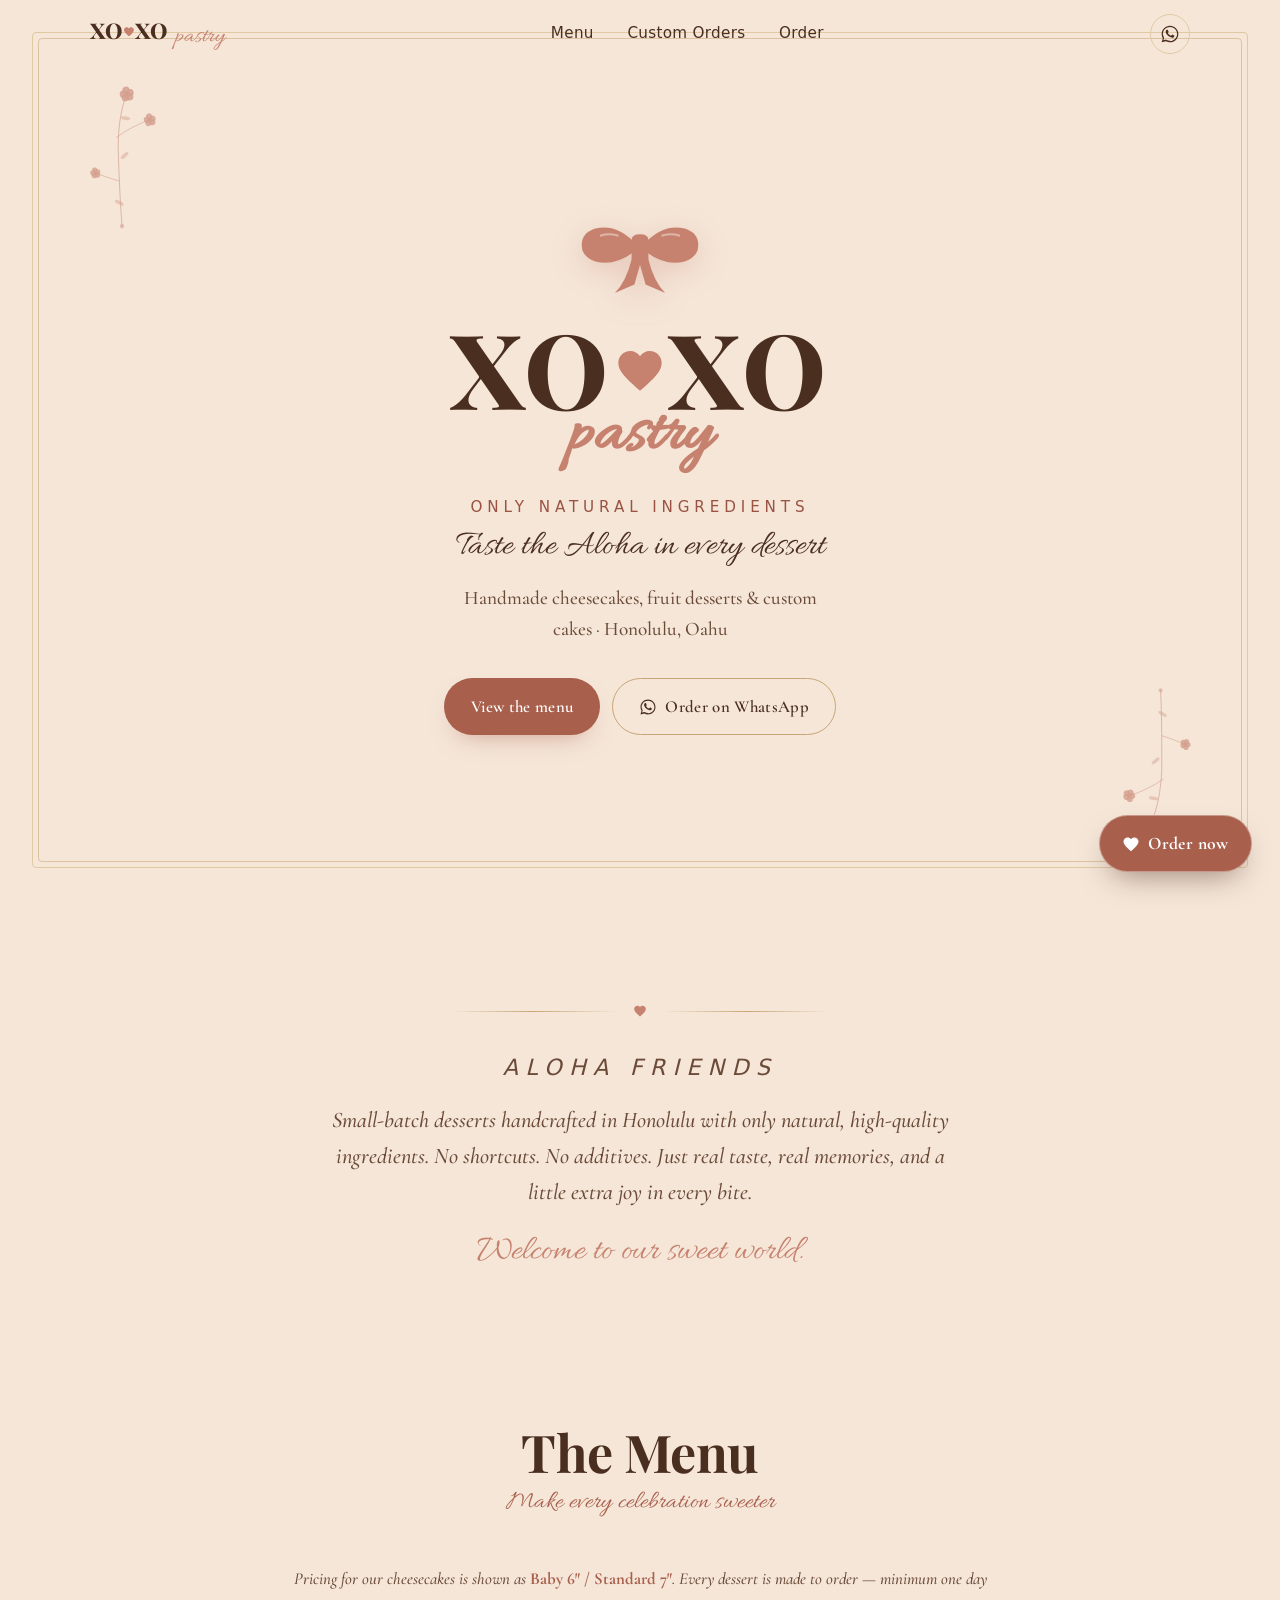
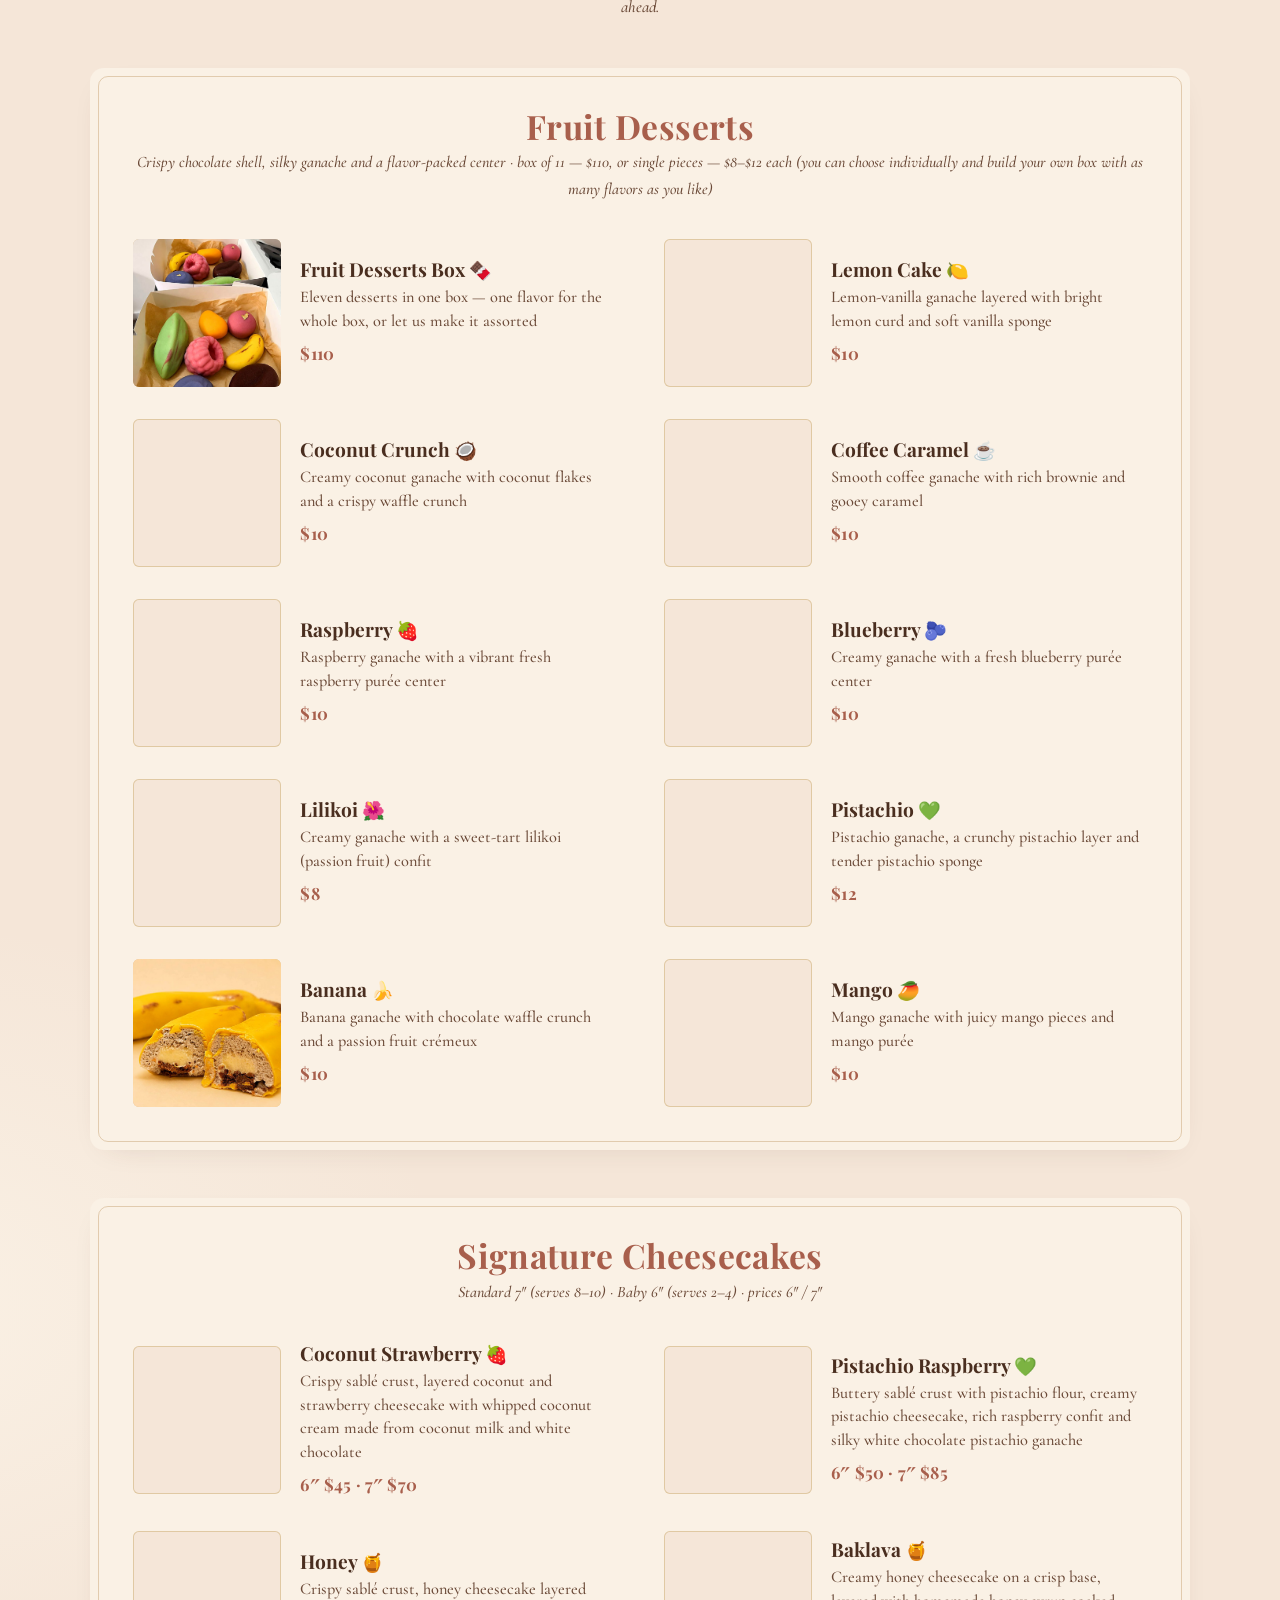
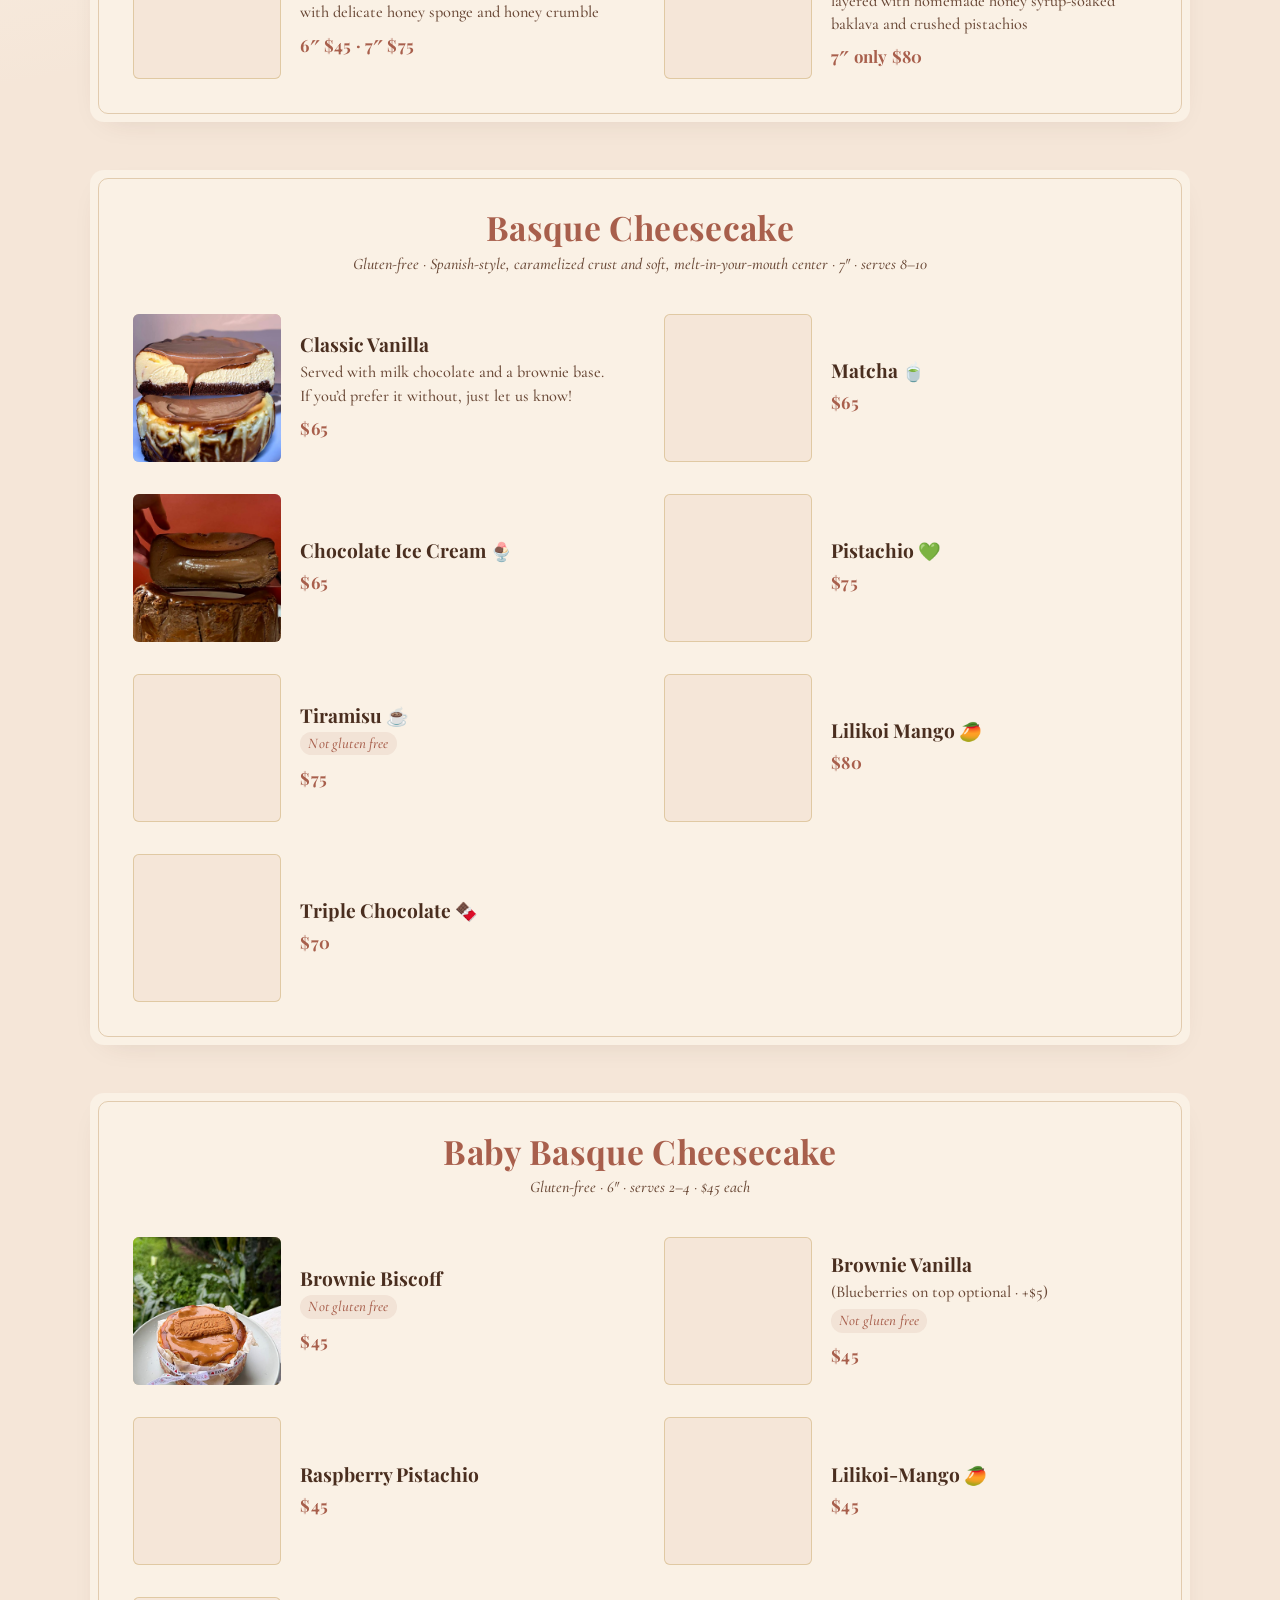
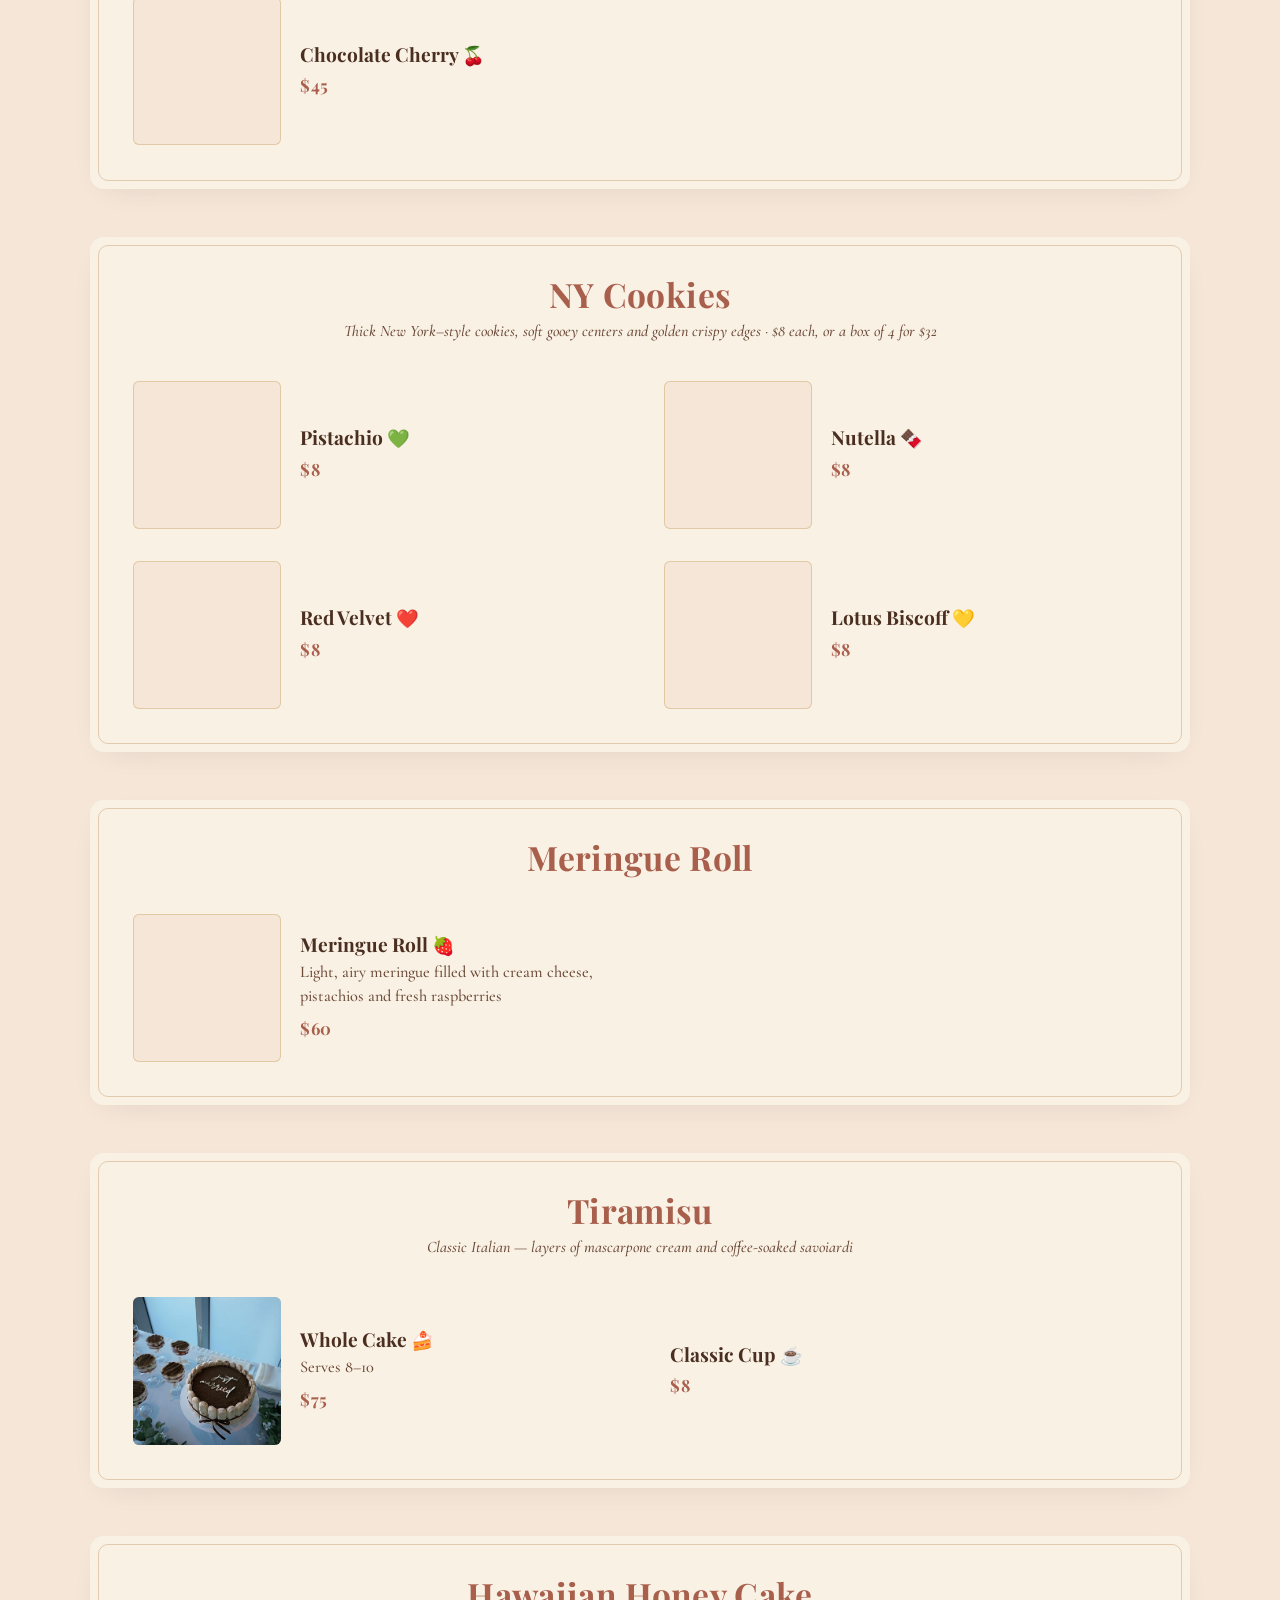
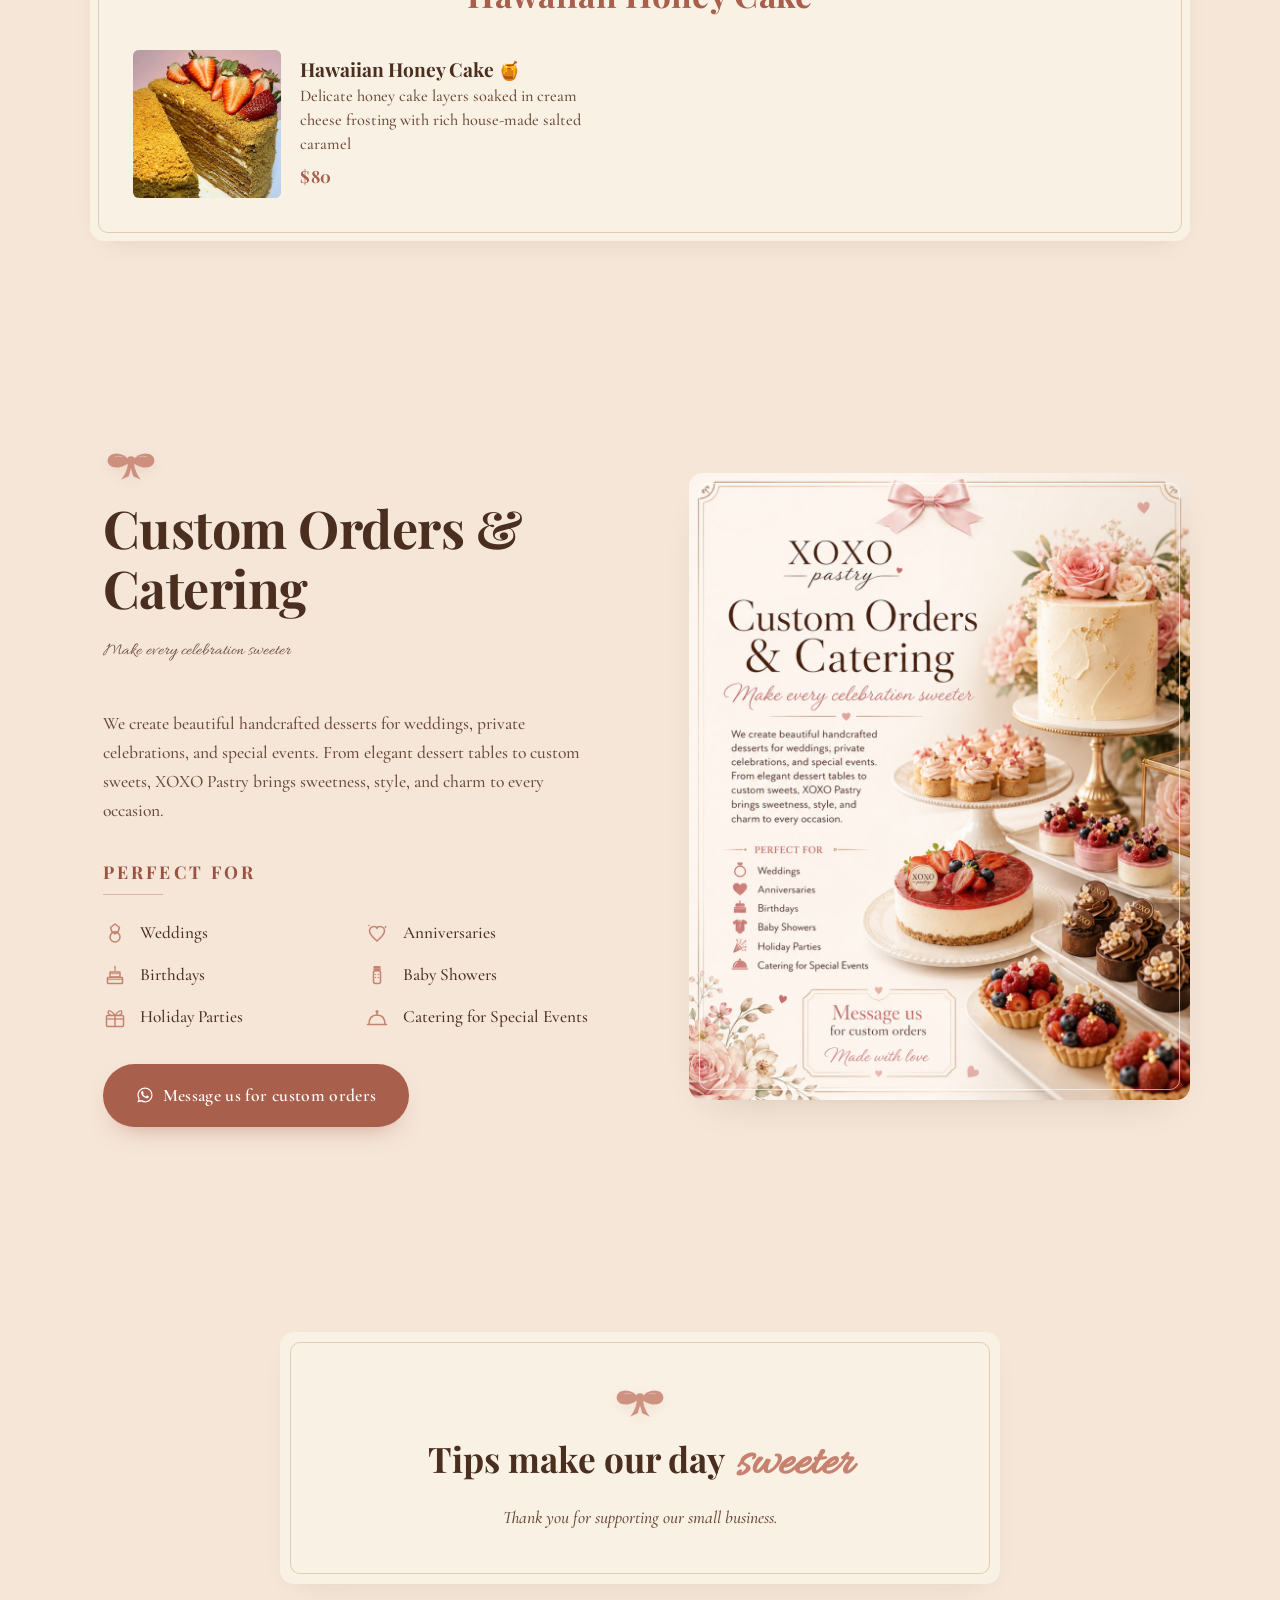
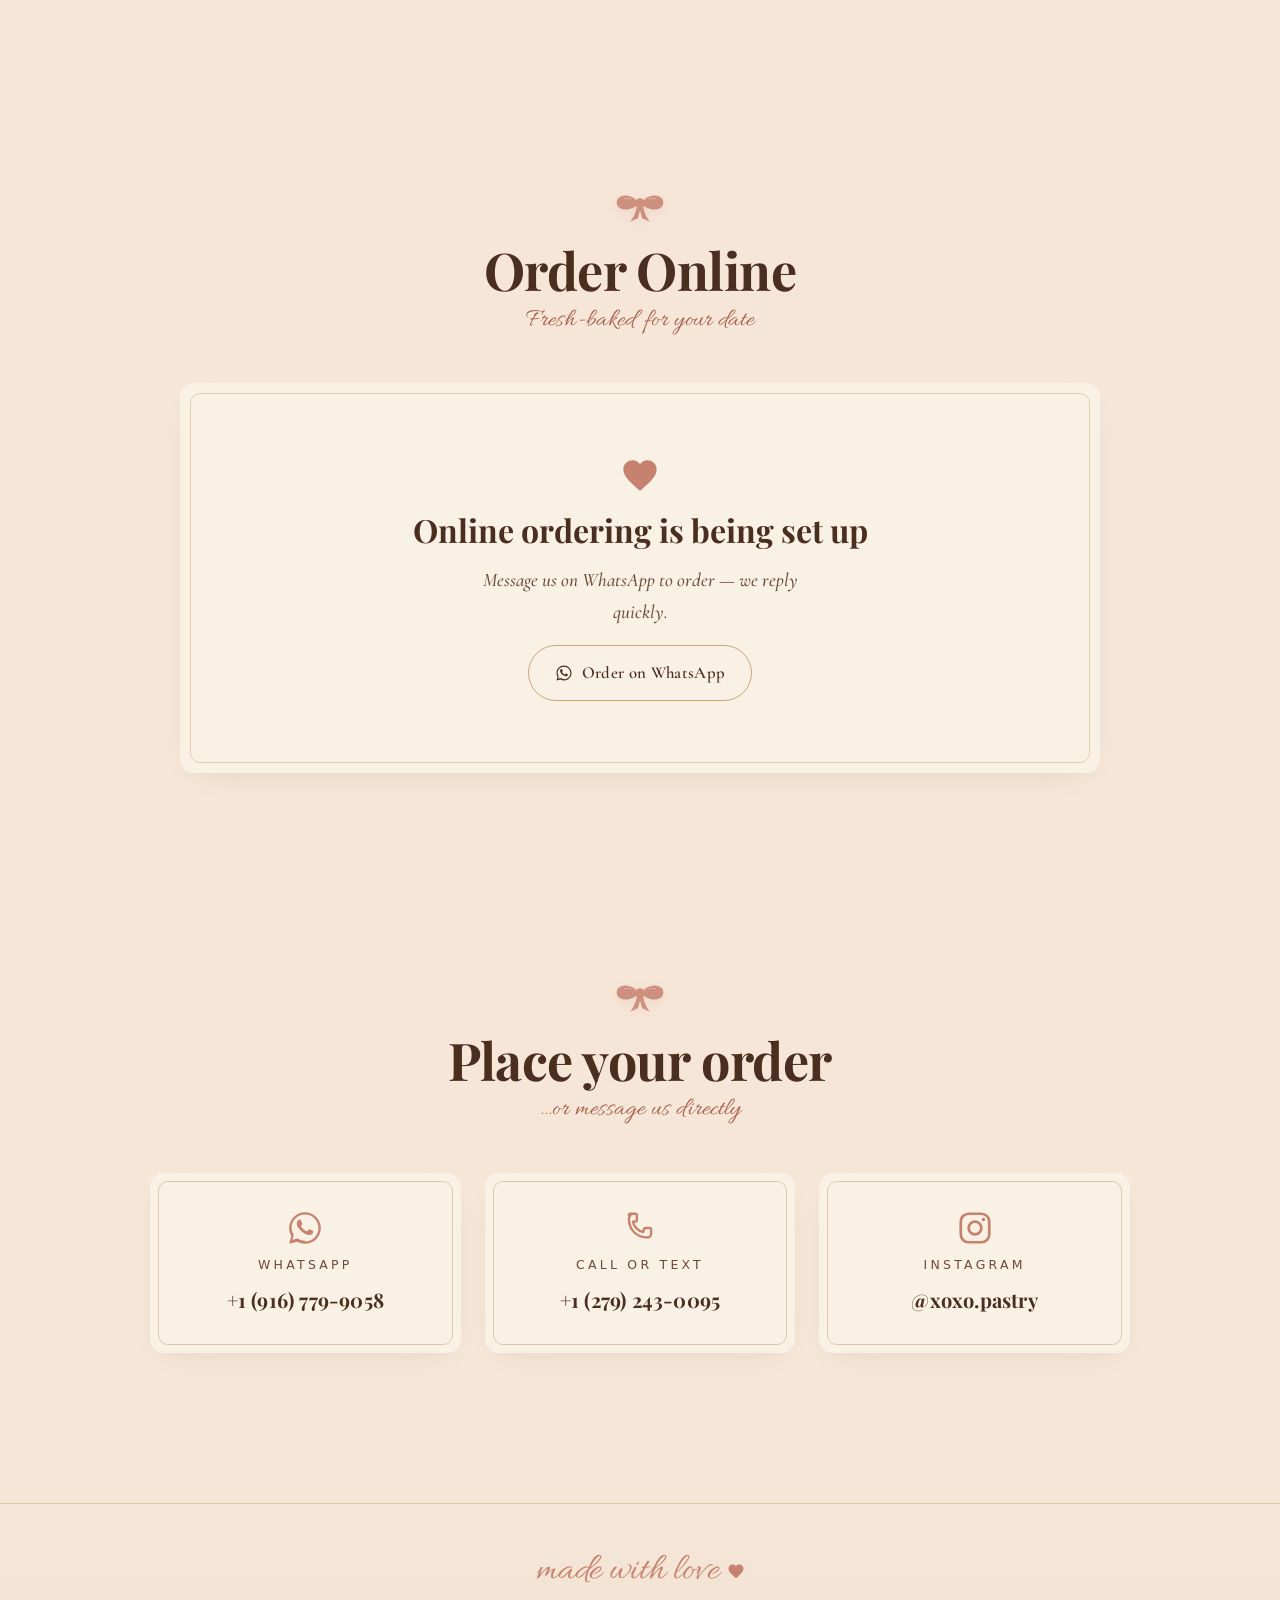
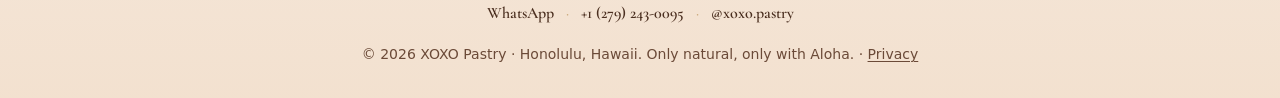
<file: index.html>
<!doctype html>
<html lang="en">
<head>
  <meta charset="utf-8">
  <meta name="referrer" content="strict-origin-when-cross-origin">
  <meta name="viewport" content="width=device-width, initial-scale=1, viewport-fit=cover">
  <meta name="theme-color" content="#F5E6D8">
  <meta name="description" content="Handmade cheesecakes, fruit desserts and custom celebration cakes in Honolulu, Oahu. Only natural ingredients. Order online at least 1 day ahead, pickup in Honolulu.">
  <meta name="color-scheme" content="light">

  <title>XOXO Pastry — Handmade Cheesecakes &amp; Desserts in Honolulu, Hawaii</title>

  <link rel="canonical" href="https://xoxopastry.com/">

  <link rel="icon" type="image/svg+xml" href="data:image/svg+xml,%3Csvg xmlns='http://www.w3.org/2000/svg' viewBox='0 0 24 24'%3E%3Crect width='24' height='24' rx='5' fill='%23F5E6D8'/%3E%3Cpath d='M12 19.5l-1.3-1.1C7 14.9 4.5 12.6 4.5 9.5 4.5 7 6.4 5 9 5c1.5 0 2.9.7 3 2 .1-1.3 1.5-2 3-2 2.6 0 4.5 2 4.5 4.5 0 3.1-2.5 5.4-6.2 8.9L12 19.5z' fill='%23C7826F'/%3E%3C/svg%3E">

  <link rel="preconnect" href="https://fonts.googleapis.com">
  <link rel="preconnect" href="https://fonts.gstatic.com" crossorigin>
  <link rel="stylesheet" href="https://fonts.googleapis.com/css2?family=Allura&family=Cormorant+Garamond:ital,wght@0,400;0,500;0,600;0,700;1,400;1,500;1,600&family=Playfair+Display:wght@600;700;800&display=swap">

  <link rel="stylesheet" href="styles.css">

  <!-- Google tag (GA4 + Google Ads). The inline snippet lives in js/analytics.js. -->
  <script async src="https://www.googletagmanager.com/gtag/js?id=G-3TVH94LNMW"></script>
  <script src="js/analytics.js"></script>
  <!-- Meta Pixel. The base code lives in js/meta-pixel.js. -->
  <script src="js/meta-pixel.js"></script>

  <script type="application/ld+json">
  {
    "@context": "https://schema.org",
    "@type": "Bakery",
    "name": "XOXO Pastry",
    "url": "https://xoxopastry.com/",
    "image": "https://xoxopastry.com/images/custom-orders.jpg",
    "description": "Small-batch home bakery in Honolulu: handmade cheesecakes, fruit desserts and custom celebration cakes with only natural ingredients.",
    "telephone": "+1-279-243-0095",
    "priceRange": "$$",
    "servesCuisine": "Desserts",
    "hasMenu": "https://xoxopastry.com/#menu",
    "address": { "@type": "PostalAddress", "addressLocality": "Honolulu", "addressRegion": "HI", "addressCountry": "US" },
    "areaServed": { "@type": "City", "name": "Honolulu" },
    "sameAs": ["https://instagram.com/xoxo.pastry"]
  }
  </script>


  <noscript>
    <style>
      .reveal { opacity: 1 !important; transform: none !important; }
    </style>
  </noscript>

  <meta property="og:title" content="XOXO Pastry — Handmade Desserts in Honolulu">
  <meta property="og:description" content="Handcrafted cheesecakes, fruit desserts and custom celebration cakes in Honolulu, Oahu. Made with love.">
  <meta property="og:type" content="website">
  <meta property="og:url" content="https://xoxopastry.com/">
  <meta property="og:site_name" content="XOXO Pastry">
  <meta property="og:image" content="https://xoxopastry.com/images/custom-orders.jpg">
  <meta property="og:image:width" content="1024">
  <meta property="og:image:height" content="1280">
  <meta name="twitter:card" content="summary_large_image">
  <meta name="twitter:image" content="https://xoxopastry.com/images/custom-orders.jpg">
</head>
<body id="top">
  <noscript><img height="1" width="1" style="display:none" alt="" src="https://www.facebook.com/tr?id=1485503546755774&ev=PageView&noscript=1"></noscript>

  <svg aria-hidden="true" focusable="false" width="0" height="0" style="position:absolute;width:0;height:0;overflow:hidden" xmlns="http://www.w3.org/2000/svg">
    <defs>
      <symbol id="icon-bow" viewBox="0 0 100 64">
        <path d="M48 26 Q34 10 18 14 Q6 18 9 30 Q14 40 30 38 Q42 35 48 28 Z" fill="currentColor"/>
        <path d="M52 26 Q66 10 82 14 Q94 18 91 30 Q86 40 70 38 Q58 35 52 28 Z" fill="currentColor"/>
        <path d="M44 36 Q40 52 32 60 L46 54 L50 40 Z" fill="currentColor"/>
        <path d="M56 36 Q60 52 68 60 L54 54 L50 40 Z" fill="currentColor"/>
        <path d="M44 22 Q44 18 50 18 Q56 18 56 22 L56 36 Q56 40 50 40 Q44 40 44 36 Z" fill="currentColor"/>
        <path d="M22 19 Q28 17 34 19" fill="none" stroke="rgba(255,255,255,0.4)" stroke-width="1.5" stroke-linecap="round"/>
        <path d="M78 19 Q72 17 66 19" fill="none" stroke="rgba(255,255,255,0.4)" stroke-width="1.5" stroke-linecap="round"/>
      </symbol>

      <symbol id="icon-heart" viewBox="0 0 24 24">
        <path d="M12 21.5 L10.5 20.2 C5.4 15.6 2 12.5 2 8.7 C2 5.6 4.4 3.2 7.5 3.2 C9.3 3.2 11 4.1 12 5.6 C13 4.1 14.7 3.2 16.5 3.2 C19.6 3.2 22 5.6 22 8.7 C22 12.5 18.6 15.6 13.5 20.3 L12 21.5 Z" fill="currentColor"/>
      </symbol>

      <symbol id="icon-floral" viewBox="0 0 100 140">
        <path d="M22 132 C26 102 30 80 34 58 C38 40 44 24 52 12" fill="none" stroke="currentColor" stroke-width="0.8" stroke-linecap="round" opacity="0.75"/>
        <path d="M34 50 C44 45 56 42 68 40" fill="none" stroke="currentColor" stroke-width="0.7" stroke-linecap="round" opacity="0.7"/>
        <path d="M28 90 C20 86 14 82 8 78" fill="none" stroke="currentColor" stroke-width="0.7" stroke-linecap="round" opacity="0.7"/>
        <ellipse cx="38" cy="68" rx="4.5" ry="1.7" transform="rotate(-30 38 68)" fill="currentColor" opacity="0.45"/>
        <ellipse cx="24" cy="110" rx="4.5" ry="1.7" transform="rotate(40 24 110)" fill="currentColor" opacity="0.45"/>
        <ellipse cx="46" cy="34" rx="4.5" ry="1.7" transform="rotate(20 46 34)" fill="currentColor" opacity="0.45"/>
        <g transform="translate(52,12)"><circle cx="0" cy="-3.4" r="3.4" fill="currentColor" opacity="0.85"/><circle cx="3.2" cy="-0.3" r="3.4" fill="currentColor" opacity="0.85"/><circle cx="-3.2" cy="-0.3" r="3.4" fill="currentColor" opacity="0.85"/><circle cx="2.1" cy="3.4" r="3.4" fill="currentColor" opacity="0.85"/><circle cx="-2.1" cy="3.4" r="3.4" fill="currentColor" opacity="0.85"/><circle cx="0" cy="0.4" r="1.7" fill="currentColor"/></g>
        <g transform="translate(68,40)"><circle cx="0" cy="-2.9" r="2.9" fill="currentColor" opacity="0.8"/><circle cx="2.7" cy="-0.3" r="2.9" fill="currentColor" opacity="0.8"/><circle cx="-2.7" cy="-0.3" r="2.9" fill="currentColor" opacity="0.8"/><circle cx="1.8" cy="2.9" r="2.9" fill="currentColor" opacity="0.8"/><circle cx="-1.8" cy="2.9" r="2.9" fill="currentColor" opacity="0.8"/><circle cx="0" cy="0.4" r="1.4" fill="currentColor"/></g>
        <g transform="translate(8,78)"><circle cx="0" cy="-2.5" r="2.5" fill="currentColor" opacity="0.8"/><circle cx="2.3" cy="-0.3" r="2.5" fill="currentColor" opacity="0.8"/><circle cx="-2.3" cy="-0.3" r="2.5" fill="currentColor" opacity="0.8"/><circle cx="1.5" cy="2.5" r="2.5" fill="currentColor" opacity="0.8"/><circle cx="-1.5" cy="2.5" r="2.5" fill="currentColor" opacity="0.8"/><circle cx="0" cy="0.3" r="1.3" fill="currentColor"/></g>
        <circle cx="22" cy="132" r="2" fill="currentColor" opacity="0.55"/>
      </symbol>

      <symbol id="icon-ring" viewBox="0 0 24 24">
        <circle cx="12" cy="16" r="5" fill="none" stroke="currentColor" stroke-width="1.5"/>
        <path d="M9 11 L7.5 6.5 L12 3 L16.5 6.5 L15 11 Z" fill="none" stroke="currentColor" stroke-width="1.5" stroke-linejoin="round"/>
        <path d="M9 11 L12 13 L15 11" fill="none" stroke="currentColor" stroke-width="1.2"/>
      </symbol>
      <symbol id="icon-anniversary" viewBox="0 0 24 24">
        <path d="M12 20 L10.7 18.8 C6.9 15.3 4.5 13 4.5 9.9 C4.5 7.4 6.4 5.4 9 5.4 C10.5 5.4 11.9 6.1 12 7.4 C12.1 6.1 13.5 5.4 15 5.4 C17.6 5.4 19.5 7.4 19.5 9.9 C19.5 13 17.1 15.3 13.3 18.8 L12 20 Z" fill="none" stroke="currentColor" stroke-width="1.5" stroke-linejoin="round"/>
        <path d="M20.5 4.5 L21 5.5 L22 6 L21 6.5 L20.5 7.5 L20 6.5 L19 6 L20 5.5 Z" fill="currentColor"/>
        <circle cx="4" cy="4.5" r="0.8" fill="currentColor"/>
      </symbol>
      <symbol id="icon-cake" viewBox="0 0 24 24">
        <path d="M12 2 L11 5 L13 5 Z" fill="currentColor"/>
        <line x1="12" y1="5" x2="12" y2="8" stroke="currentColor" stroke-width="1.2"/>
        <rect x="7" y="9" width="10" height="5" rx="0.6" fill="none" stroke="currentColor" stroke-width="1.5"/>
        <path d="M7.2 11 Q8.6 9.6 10 11 Q11.4 9.6 12.8 11 Q14.2 9.6 15.6 11 Q16.4 10.4 16.8 11" fill="none" stroke="currentColor" stroke-width="1"/>
        <rect x="4.5" y="14.5" width="15" height="6" rx="0.6" fill="none" stroke="currentColor" stroke-width="1.5"/>
        <path d="M4.7 16.8 Q6.2 15.4 7.6 16.8 Q9 15.4 10.4 16.8 Q11.8 15.4 13.2 16.8 Q14.6 15.4 16 16.8 Q17.4 15.4 19.3 16.8" fill="none" stroke="currentColor" stroke-width="1"/>
      </symbol>
      <symbol id="icon-baby" viewBox="0 0 24 24">
        <rect x="8.5" y="3" width="7" height="2.7" rx="0.6" fill="currentColor"/>
        <path d="M8 5.7 L16 5.7 L15.2 7.8 L8.8 7.8 Z" fill="currentColor"/>
        <rect x="8.5" y="7.8" width="7" height="12.7" rx="2" fill="none" stroke="currentColor" stroke-width="1.5"/>
        <line x1="9.7" y1="11.5" x2="14.3" y2="11.5" stroke="currentColor" stroke-width="1" stroke-dasharray="1.5 1.5"/>
        <line x1="9.7" y1="14.5" x2="14.3" y2="14.5" stroke="currentColor" stroke-width="1" stroke-dasharray="1.5 1.5"/>
      </symbol>
      <symbol id="icon-gift" viewBox="0 0 24 24">
        <rect x="3.5" y="9.5" width="17" height="11" rx="1" fill="none" stroke="currentColor" stroke-width="1.5"/>
        <line x1="3.5" y1="13" x2="20.5" y2="13" stroke="currentColor" stroke-width="1.3"/>
        <line x1="12" y1="9.5" x2="12" y2="20.5" stroke="currentColor" stroke-width="1.5"/>
        <path d="M8 9.5 Q4 7.5 5.5 5 Q8 4 12 9.5" fill="none" stroke="currentColor" stroke-width="1.4" stroke-linejoin="round"/>
        <path d="M16 9.5 Q20 7.5 18.5 5 Q16 4 12 9.5" fill="none" stroke="currentColor" stroke-width="1.4" stroke-linejoin="round"/>
      </symbol>
      <symbol id="icon-catering" viewBox="0 0 24 24">
        <line x1="2.5" y1="18.5" x2="21.5" y2="18.5" stroke="currentColor" stroke-width="1.6" stroke-linecap="round"/>
        <path d="M4 18.5 Q4 9 12 9 Q20 9 20 18.5" fill="none" stroke="currentColor" stroke-width="1.6" stroke-linejoin="round"/>
        <circle cx="12" cy="5.5" r="1.5" fill="currentColor"/>
        <line x1="12" y1="7.2" x2="12" y2="9" stroke="currentColor" stroke-width="1.5" stroke-linecap="round"/>
      </symbol>

      <symbol id="icon-instagram" viewBox="0 0 24 24">
        <rect x="3" y="3" width="18" height="18" rx="5" fill="none" stroke="currentColor" stroke-width="1.7"/>
        <circle cx="12" cy="12" r="4" fill="none" stroke="currentColor" stroke-width="1.7"/>
        <circle cx="17.3" cy="6.7" r="1.1" fill="currentColor"/>
      </symbol>
      <symbol id="icon-whatsapp" viewBox="0 0 32 32">
        <path fill="currentColor" d="M16 2.667C8.636 2.667 2.667 8.636 2.667 16c0 2.351.617 4.643 1.79 6.667L2.667 29.333l6.834-1.79A13.31 13.31 0 0 0 16 29.333C23.364 29.333 29.333 23.364 29.333 16S23.364 2.667 16 2.667Zm0 24A11.31 11.31 0 0 1 10.1 25l-.42-.252-4.221 1.105 1.124-4.123-.275-.436A11.32 11.32 0 0 1 4.667 16C4.667 9.742 9.742 4.667 16 4.667c6.258 0 11.333 5.075 11.333 11.333 0 6.258-5.075 11.333-11.333 11.333Zm6.207-8.475c-.34-.17-2.014-.994-2.326-1.108-.311-.114-.538-.17-.764.17-.227.34-.878 1.108-1.077 1.335-.198.227-.397.255-.736.085-.34-.17-1.435-.529-2.733-1.687-1.01-.901-1.692-2.014-1.89-2.353-.198-.34-.021-.523.149-.692.153-.152.34-.397.51-.595.17-.198.227-.34.34-.566.114-.227.057-.425-.028-.595-.085-.17-.764-1.842-1.048-2.523-.276-.663-.555-.573-.764-.583-.198-.01-.425-.011-.652-.011-.227 0-.595.085-.906.425-.311.34-1.19 1.163-1.19 2.835 0 1.673 1.218 3.288 1.388 3.516.17.227 2.397 3.66 5.808 5.131.812.351 1.446.56 1.94.717.815.259 1.557.222 2.144.135.654-.098 2.014-.823 2.298-1.62.283-.798.283-1.482.198-1.62-.085-.139-.311-.227-.652-.397Z"/>
      </symbol>
      <symbol id="icon-phone" viewBox="0 0 24 24">
        <path d="M5 4 C5 3.5 5.5 3 6 3 L9 3 C9.5 3 10 3.5 10 4 L10 7 C10 7.5 9.5 8 9 8 L7.5 8 C8 11 11 14 14 14.5 L14.5 13 C14.5 12.5 15 12 15.5 12 L18 12 C18.5 12 19 12.5 19 13 L19 16 C19 17 18 18 17 18 C9.8 18 5 13.2 5 6 C5 5 6 4 6 4 Z" fill="none" stroke="currentColor" stroke-width="1.5" stroke-linejoin="round"/>
      </symbol>
    </defs>
  </svg>

  <!-- =========================================================== Sticky top navigation =========================================================== -->
  <header class="nav" role="banner">
    <div class="nav__inner">
      <a class="nav__logo" href="#top" aria-label="XOXO Pastry — home">
        <span class="logo-xoxo">XO<svg class="logo-heart" aria-hidden="true" focusable="false"><use href="#icon-heart"/></svg>XO</span>
        <span class="logo-script">pastry</span>
      </a>

      <nav class="nav__links" aria-label="Primary">
        <a href="#menu">Menu</a>
        <a href="#custom">Custom Orders</a>
        <a href="#order">Order</a>
      </nav>

      <a class="nav__ig" href="https://wa.me/19167799058" target="_blank" rel="noopener noreferrer" aria-label="Order on WhatsApp">
        <svg aria-hidden="true" focusable="false"><use href="#icon-whatsapp"/></svg>
      </a>
    </div>
  </header>

  <main>

    <!-- Hero -->
    <section class="hero" aria-labelledby="hero-title">
      <svg class="orn orn-floral orn-floral--tl" aria-hidden="true" focusable="false"><use href="#icon-floral"/></svg>
      <svg class="orn orn-floral orn-floral--br" aria-hidden="true" focusable="false"><use href="#icon-floral"/></svg>

      <svg class="hero__bow reveal" style="--i:0" aria-hidden="true" focusable="false"><use href="#icon-bow"/></svg>

      <h1 id="hero-title" class="hero__lockup reveal" style="--i:1">
        <span class="logo-xoxo logo-xoxo--big">XO<svg class="logo-heart" aria-hidden="true" focusable="false"><use href="#icon-heart"/></svg>XO</span>
        <span class="logo-script logo-script--big">pastry</span>
      </h1>

      <p class="hero__eyebrow reveal" style="--i:2">Only natural ingredients</p>
      <p class="hero__tagline reveal" style="--i:3">Taste the Aloha in every dessert</p>
      <p class="hero__where reveal" style="--i:3">Handmade cheesecakes, fruit desserts &amp; custom cakes &middot; Honolulu, Oahu</p>

      <div class="hero__ctas reveal" style="--i:4">
        <a class="btn btn--primary" href="#menu">View the menu</a>
        <a class="btn btn--ghost" href="https://wa.me/19167799058" target="_blank" rel="noopener noreferrer">
          <svg aria-hidden="true" focusable="false" width="18" height="18"><use href="#icon-whatsapp"/></svg>
          Order on WhatsApp
        </a>
      </div>
    </section>

    <!-- About -->
    <section class="about reveal" aria-label="About XOXO Pastry">
      <div class="divider" aria-hidden="true">
        <span class="divider__line"></span>
        <svg class="divider__heart"><use href="#icon-heart"/></svg>
        <span class="divider__line"></span>
      </div>
      <p class="about__eyebrow">Aloha friends</p>
      <p>Small-batch desserts handcrafted in Honolulu with only natural, high-quality ingredients. No shortcuts. No additives. Just real taste, real memories, and a little extra joy in every bite.</p>
      <p class="about__sign">Welcome to our sweet world.</p>
    </section>

    <!-- Menu -->
    <section class="section section--menu" id="menu" aria-labelledby="menu-title">
      <div class="container">
        <header class="section__head reveal">
          <h2 class="section__title" id="menu-title">The Menu</h2>
          <p class="section__sub">Make every celebration sweeter</p>
        </header>

        <p class="menu-stack__legend reveal">Pricing for our cheesecakes is shown as <strong>Baby 6″ / Standard 7″</strong>. Every dessert is made to order — minimum one day ahead.</p>

        <div class="menu-cats">

        <div class="menu-cat reveal">
          <header class="menu-cat__head">
            <h3 class="menu-cat__title">Fruit Desserts</h3>
            <p class="menu-cat__sub">Crispy chocolate shell, silky ganache and a flavor-packed center · box of 11 — $110, or single pieces — $8–$12 each (you can choose individually and build your own box with as many flavors as you like)</p>
          </header>
          <ul class="fcard-list">
            <li class="fcard reveal">
              <div class="fcard__media"><img src="images/menu/fruit-fruit-desserts-box.jpg?v=9a447485" alt="XOXO Pastry Fruit Desserts Box Fruit Dessert" width="752" height="1000" loading="lazy" decoding="async"></div>
              <div class="fcard__body">
                <h4 class="fcard__name">Fruit Desserts Box <span class="fcard__emoji">🍫</span></h4>
                <p class="fcard__desc">Eleven desserts in one box — one flavor for the whole box, or let us make it assorted</p>
                <p class="fcard__price">$110</p>
              </div>
            </li>
            <li class="fcard reveal">
              <div class="fcard__media"><img src="images/menu/fruit-lemon-cake.jpg?v=42cf3d3e" alt="XOXO Pastry Lemon Cake Fruit Dessert" width="780" height="1000" loading="lazy" decoding="async"></div>
              <div class="fcard__body">
                <h4 class="fcard__name">Lemon Cake <span class="fcard__emoji">🍋</span></h4>
                <p class="fcard__desc">Lemon-vanilla ganache layered with bright lemon curd and soft vanilla sponge</p>
                <p class="fcard__price">$10</p>
              </div>
            </li>
            <li class="fcard reveal">
              <div class="fcard__media"><img src="images/menu/fruit-coconut-crunch.jpg?v=7417e09c" alt="XOXO Pastry Coconut Crunch Fruit Dessert" width="751" height="1000" loading="lazy" decoding="async"></div>
              <div class="fcard__body">
                <h4 class="fcard__name">Coconut Crunch <span class="fcard__emoji">🥥</span></h4>
                <p class="fcard__desc">Creamy coconut ganache with coconut flakes and a crispy waffle crunch</p>
                <p class="fcard__price">$10</p>
              </div>
            </li>
            <li class="fcard reveal">
              <div class="fcard__media"><img src="images/menu/fruit-coffee-caramel.jpg?v=cfe7b78d" alt="XOXO Pastry Coffee Caramel Fruit Dessert" width="665" height="1000" loading="lazy" decoding="async"></div>
              <div class="fcard__body">
                <h4 class="fcard__name">Coffee Caramel <span class="fcard__emoji">☕</span></h4>
                <p class="fcard__desc">Smooth coffee ganache with rich brownie and gooey caramel</p>
                <p class="fcard__price">$10</p>
              </div>
            </li>
            <li class="fcard reveal">
              <div class="fcard__media"><img src="images/menu/fruit-raspberry.jpg?v=c6df2cc9" alt="XOXO Pastry Raspberry Fruit Dessert" width="1000" height="750" loading="lazy" decoding="async"></div>
              <div class="fcard__body">
                <h4 class="fcard__name">Raspberry <span class="fcard__emoji">🍓</span></h4>
                <p class="fcard__desc">Raspberry ganache with a vibrant fresh raspberry purée center</p>
                <p class="fcard__price">$10</p>
              </div>
            </li>
            <li class="fcard reveal">
              <div class="fcard__media"><img src="images/menu/fruit-blueberry.jpg?v=0148439d" alt="XOXO Pastry Blueberry Fruit Dessert" width="840" height="1000" loading="lazy" decoding="async"></div>
              <div class="fcard__body">
                <h4 class="fcard__name">Blueberry <span class="fcard__emoji">🫐</span></h4>
                <p class="fcard__desc">Creamy ganache with a fresh blueberry purée center</p>
                <p class="fcard__price">$10</p>
              </div>
            </li>
            <li class="fcard reveal">
              <div class="fcard__media"><img src="images/menu/fruit-lilikoi.jpg?v=f3f34b1c" alt="XOXO Pastry Lilikoi Fruit Dessert" width="760" height="1000" loading="lazy" decoding="async"></div>
              <div class="fcard__body">
                <h4 class="fcard__name">Lilikoi <span class="fcard__emoji">🌺</span></h4>
                <p class="fcard__desc">Creamy ganache with a sweet-tart lilikoi (passion fruit) confit</p>
                <p class="fcard__price">$8</p>
              </div>
            </li>
            <li class="fcard reveal">
              <div class="fcard__media"><img src="images/menu/fruit-pistachio.jpg?v=d741e99c" alt="XOXO Pastry Pistachio Fruit Dessert" width="1000" height="750" loading="lazy" decoding="async"></div>
              <div class="fcard__body">
                <h4 class="fcard__name">Pistachio <span class="fcard__emoji">💚</span></h4>
                <p class="fcard__desc">Pistachio ganache, a crunchy pistachio layer and tender pistachio sponge</p>
                <p class="fcard__price">$12</p>
              </div>
            </li>
            <li class="fcard reveal">
              <div class="fcard__media"><img src="images/menu/fruit-banana.jpg?v=3673d467" alt="XOXO Pastry Banana Fruit Dessert" width="1000" height="750" loading="lazy" decoding="async"></div>
              <div class="fcard__body">
                <h4 class="fcard__name">Banana <span class="fcard__emoji">🍌</span></h4>
                <p class="fcard__desc">Banana ganache with chocolate waffle crunch and a passion fruit crémeux</p>
                <p class="fcard__price">$10</p>
              </div>
            </li>
            <li class="fcard reveal">
              <div class="fcard__media"><img src="images/menu/fruit-mango.jpg?v=484d9c52" alt="XOXO Pastry Mango Fruit Dessert" width="948" height="1000" loading="lazy" decoding="async"></div>
              <div class="fcard__body">
                <h4 class="fcard__name">Mango <span class="fcard__emoji">🥭</span></h4>
                <p class="fcard__desc">Mango ganache with juicy mango pieces and mango purée</p>
                <p class="fcard__price">$10</p>
              </div>
            </li>
          </ul>
        </div>
        <div class="menu-cat reveal">
          <header class="menu-cat__head">
            <h3 class="menu-cat__title">Signature Cheesecakes</h3>
            <p class="menu-cat__sub">Standard 7″ (serves 8–10) · Baby 6″ (serves 2–4) · prices 6″ / 7″</p>
          </header>
          <ul class="fcard-list">
            <li class="fcard reveal">
              <div class="fcard__media"><img src="images/menu/signature-coconut-strawberry.jpg?v=af416b73" alt="XOXO Pastry Coconut Strawberry Signature Cheesecake" width="750" height="1000" loading="lazy" decoding="async"></div>
              <div class="fcard__body">
                <h4 class="fcard__name">Coconut Strawberry <span class="fcard__emoji">🍓</span></h4>
                <p class="fcard__desc">Crispy sablé crust, layered coconut and strawberry cheesecake with whipped coconut cream made from coconut milk and white chocolate</p>
                <p class="fcard__price">6″ $45 · 7″ $70</p>
              </div>
            </li>
            <li class="fcard reveal">
              <div class="fcard__media"><img src="images/menu/signature-pistachio-raspberry.jpg?v=00690849" alt="XOXO Pastry Pistachio Raspberry Signature Cheesecake" width="750" height="1000" loading="lazy" decoding="async"></div>
              <div class="fcard__body">
                <h4 class="fcard__name">Pistachio Raspberry <span class="fcard__emoji">💚</span></h4>
                <p class="fcard__desc">Buttery sablé crust with pistachio flour, creamy pistachio cheesecake, rich raspberry confit and silky white chocolate pistachio ganache</p>
                <p class="fcard__price">6″ $50 · 7″ $85</p>
              </div>
            </li>
            <li class="fcard reveal">
              <div class="fcard__media"><img src="images/menu/signature-honey.jpg?v=74272438" alt="XOXO Pastry Honey Signature Cheesecake" width="562" height="1000" loading="lazy" decoding="async"></div>
              <div class="fcard__body">
                <h4 class="fcard__name">Honey <span class="fcard__emoji">🍯</span></h4>
                <p class="fcard__desc">Crispy sablé crust, honey cheesecake layered with delicate honey sponge and honey crumble</p>
                <p class="fcard__price">6″ $45 · 7″ $75</p>
              </div>
            </li>
            <li class="fcard reveal">
              <div class="fcard__media"><img src="images/menu/signature-baklava.jpg?v=5b0498d5" alt="XOXO Pastry Baklava Signature Cheesecake" width="562" height="1000" loading="lazy" decoding="async"></div>
              <div class="fcard__body">
                <h4 class="fcard__name">Baklava <span class="fcard__emoji">🍯</span></h4>
                <p class="fcard__desc">Creamy honey cheesecake on a crisp base, layered with homemade honey syrup-soaked baklava and crushed pistachios</p>
                <p class="fcard__price">7″ only $80</p>
              </div>
            </li>
          </ul>
        </div>
        <div class="menu-cat reveal">
          <header class="menu-cat__head">
            <h3 class="menu-cat__title">Basque Cheesecake</h3>
            <p class="menu-cat__sub">Gluten-free · Spanish-style, caramelized crust and soft, melt-in-your-mouth center · 7″ · serves 8–10</p>
          </header>
          <ul class="fcard-list">
            <li class="fcard reveal">
              <div class="fcard__media"><img src="images/menu/basque-classic-vanilla.jpg?v=3169175e" alt="XOXO Pastry Classic Vanilla Basque Cheesecake" width="750" height="1000" loading="lazy" decoding="async"></div>
              <div class="fcard__body">
                <h4 class="fcard__name">Classic Vanilla</h4>
                <p class="fcard__desc">Served with milk chocolate and a brownie base. If you’d prefer it without, just let us know!</p>
                <p class="fcard__price">$65</p>
              </div>
            </li>
            <li class="fcard reveal">
              <div class="fcard__media"><img src="images/menu/basque-matcha.jpg?v=ae7064ab" alt="XOXO Pastry Matcha Basque Cheesecake" width="778" height="1000" loading="lazy" decoding="async"></div>
              <div class="fcard__body">
                <h4 class="fcard__name">Matcha <span class="fcard__emoji">🍵</span></h4>
                <p class="fcard__price">$65</p>
              </div>
            </li>
            <li class="fcard reveal">
              <div class="fcard__media"><img src="images/menu/basque-chocolate-ice-cream.jpg?v=d7854b57" alt="XOXO Pastry Chocolate Ice Cream Basque Cheesecake" width="680" height="1000" loading="lazy" decoding="async"></div>
              <div class="fcard__body">
                <h4 class="fcard__name">Chocolate Ice Cream <span class="fcard__emoji">🍨</span></h4>
                <p class="fcard__price">$65</p>
              </div>
            </li>
            <li class="fcard reveal">
              <div class="fcard__media"><img src="images/menu/basque-pistachio.jpg?v=6dfcea82" alt="XOXO Pastry Pistachio Basque Cheesecake" width="1000" height="963" loading="lazy" decoding="async"></div>
              <div class="fcard__body">
                <h4 class="fcard__name">Pistachio <span class="fcard__emoji">💚</span></h4>
                <p class="fcard__price">$75</p>
              </div>
            </li>
            <li class="fcard reveal">
              <div class="fcard__media"><img src="images/menu/basque-tiramisu.jpg?v=6474839b" alt="XOXO Pastry Tiramisu Basque Cheesecake" width="750" height="1000" loading="lazy" decoding="async"></div>
              <div class="fcard__body">
                <h4 class="fcard__name">Tiramisu <span class="fcard__emoji">☕</span></h4>
                <p class="fcard__note fcard__note--warn">Not gluten free</p>
                <p class="fcard__price">$75</p>
              </div>
            </li>
            <li class="fcard reveal">
              <div class="fcard__media"><img src="images/menu/basque-lilikoi-mango.jpg?v=2b288f3b" alt="XOXO Pastry Lilikoi Mango Basque Cheesecake" width="874" height="683" loading="lazy" decoding="async"></div>
              <div class="fcard__body">
                <h4 class="fcard__name">Lilikoi Mango <span class="fcard__emoji">🥭</span></h4>
                <p class="fcard__price">$80</p>
              </div>
            </li>
            <li class="fcard reveal">
              <div class="fcard__media"><img src="images/menu/basque-triple-chocolate.jpg?v=24c5ebb8" alt="XOXO Pastry Triple Chocolate Basque Cheesecake" width="750" height="1000" loading="lazy" decoding="async"></div>
              <div class="fcard__body">
                <h4 class="fcard__name">Triple Chocolate <span class="fcard__emoji">🍫</span></h4>
                <p class="fcard__price">$70</p>
              </div>
            </li>
          </ul>
        </div>
        <div class="menu-cat reveal">
          <header class="menu-cat__head">
            <h3 class="menu-cat__title">Baby Basque Cheesecake</h3>
            <p class="menu-cat__sub">Gluten-free · 6″ · serves 2–4 · $45 each</p>
          </header>
          <ul class="fcard-list">
            <li class="fcard reveal">
              <div class="fcard__media"><img src="images/menu/baby-brownie-biscoff.jpg?v=b17fd1d7" alt="XOXO Pastry Brownie Biscoff Baby Basque Cheesecake" width="750" height="1000" loading="lazy" decoding="async"></div>
              <div class="fcard__body">
                <h4 class="fcard__name">Brownie Biscoff</h4>
                <p class="fcard__note fcard__note--warn">Not gluten free</p>
                <p class="fcard__price">$45</p>
              </div>
            </li>
            <li class="fcard reveal">
              <div class="fcard__media"><img src="images/menu/baby-brownie-vanilla.jpg?v=f43ee479" alt="XOXO Pastry Brownie Vanilla Baby Basque Cheesecake" width="750" height="1000" loading="lazy" decoding="async"></div>
              <div class="fcard__body">
                <h4 class="fcard__name">Brownie Vanilla</h4>
                <p class="fcard__desc">(Blueberries on top optional · +$5)</p>
                <p class="fcard__note fcard__note--warn">Not gluten free</p>
                <p class="fcard__price">$45</p>
              </div>
            </li>
            <li class="fcard reveal">
              <div class="fcard__media"><img src="images/menu/baby-raspberry-pistachio.jpg?v=fb5f6226" alt="XOXO Pastry Raspberry Pistachio Baby Basque Cheesecake" width="750" height="1000" loading="lazy" decoding="async"></div>
              <div class="fcard__body">
                <h4 class="fcard__name">Raspberry Pistachio</h4>
                <p class="fcard__price">$45</p>
              </div>
            </li>
            <li class="fcard reveal">
              <div class="fcard__media"><img src="images/menu/baby-lilikoi-mango.jpg?v=51fc4ae6" alt="XOXO Pastry Lilikoi-Mango Baby Basque Cheesecake" width="750" height="1000" loading="lazy" decoding="async"></div>
              <div class="fcard__body">
                <h4 class="fcard__name">Lilikoi-Mango <span class="fcard__emoji">🥭</span></h4>
                <p class="fcard__price">$45</p>
              </div>
            </li>
            <li class="fcard reveal">
              <div class="fcard__media"><img src="images/menu/baby-chocolate-cherry.jpg?v=042c3702" alt="XOXO Pastry Chocolate Cherry Baby Basque Cheesecake" width="765" height="1000" loading="lazy" decoding="async"></div>
              <div class="fcard__body">
                <h4 class="fcard__name">Chocolate Cherry <span class="fcard__emoji">🍒</span></h4>
                <p class="fcard__price">$45</p>
              </div>
            </li>
          </ul>
        </div>
        <div class="menu-cat reveal">
          <header class="menu-cat__head">
            <h3 class="menu-cat__title">NY Cookies</h3>
            <p class="menu-cat__sub">Thick New York–style cookies, soft gooey centers and golden crispy edges · $8 each, or a box of 4 for $32</p>
          </header>
          <ul class="fcard-list">
            <li class="fcard reveal">
              <div class="fcard__media"><img src="images/menu/ny-pistachio.jpg?v=989e3f29" alt="XOXO Pastry Pistachio NY Cookie" width="750" height="1000" loading="lazy" decoding="async"></div>
              <div class="fcard__body">
                <h4 class="fcard__name">Pistachio <span class="fcard__emoji">💚</span></h4>
                <p class="fcard__price">$8</p>
              </div>
            </li>
            <li class="fcard reveal">
              <div class="fcard__media"><img src="images/menu/ny-nutella.jpg?v=707e5fd8" alt="XOXO Pastry Nutella NY Cookie" width="751" height="1000" loading="lazy" decoding="async"></div>
              <div class="fcard__body">
                <h4 class="fcard__name">Nutella <span class="fcard__emoji">🍫</span></h4>
                <p class="fcard__price">$8</p>
              </div>
            </li>
            <li class="fcard reveal">
              <div class="fcard__media"><img src="images/menu/ny-red-velvet.jpg?v=c69856f7" alt="XOXO Pastry Red Velvet NY Cookie" width="750" height="1000" loading="lazy" decoding="async"></div>
              <div class="fcard__body">
                <h4 class="fcard__name">Red Velvet <span class="fcard__emoji">❤️</span></h4>
                <p class="fcard__price">$8</p>
              </div>
            </li>
            <li class="fcard reveal">
              <div class="fcard__media"><img src="images/menu/ny-lotus-biscoff.jpg?v=083a2bb8" alt="XOXO Pastry Lotus Biscoff NY Cookie" width="750" height="1000" loading="lazy" decoding="async"></div>
              <div class="fcard__body">
                <h4 class="fcard__name">Lotus Biscoff <span class="fcard__emoji">💛</span></h4>
                <p class="fcard__price">$8</p>
              </div>
            </li>
          </ul>
        </div>
        <div class="menu-cat reveal">
          <header class="menu-cat__head">
            <h3 class="menu-cat__title">Meringue Roll</h3>
          </header>
          <ul class="fcard-list">
            <li class="fcard reveal">
              <div class="fcard__media"><img src="images/menu/meringue-meringue-roll.jpg?v=c5bd0e52" alt="XOXO Pastry Meringue Roll Meringue Roll" width="887" height="1000" loading="lazy" decoding="async"></div>
              <div class="fcard__body">
                <h4 class="fcard__name">Meringue Roll <span class="fcard__emoji">🍓</span></h4>
                <p class="fcard__desc">Light, airy meringue filled with cream cheese, pistachios and fresh raspberries</p>
                <p class="fcard__price">$60</p>
              </div>
            </li>
          </ul>
        </div>
        <div class="menu-cat reveal">
          <header class="menu-cat__head">
            <h3 class="menu-cat__title">Tiramisu</h3>
            <p class="menu-cat__sub">Classic Italian — layers of mascarpone cream and coffee-soaked savoiardi</p>
          </header>
          <ul class="fcard-list">
            <li class="fcard reveal">
              <div class="fcard__media"><img src="images/menu/tiramisu-whole-cake.jpg?v=0d150e41" alt="XOXO Pastry Whole Cake Tiramisu" width="750" height="1000" loading="lazy" decoding="async"></div>
              <div class="fcard__body">
                <h4 class="fcard__name">Whole Cake <span class="fcard__emoji">🍰</span></h4>
                <p class="fcard__desc">Serves 8–10</p>
                <p class="fcard__price">$75</p>
              </div>
            </li>
            <li class="fcard reveal fcard--nophoto">
              <div class="fcard__body">
                <h4 class="fcard__name">Classic Cup <span class="fcard__emoji">☕</span></h4>
                <p class="fcard__price">$8</p>
              </div>
            </li>
          </ul>
        </div>
        <div class="menu-cat reveal">
          <header class="menu-cat__head">
            <h3 class="menu-cat__title">Hawaiian Honey Cake</h3>
          </header>
          <ul class="fcard-list">
            <li class="fcard reveal">
              <div class="fcard__media"><img src="images/menu/hawaiian-hawaiian-honey-cake.jpg?v=34a7504a" alt="XOXO Pastry Hawaiian Honey Cake Hawaiian Honey Cake" width="749" height="1000" loading="lazy" decoding="async"></div>
              <div class="fcard__body">
                <h4 class="fcard__name">Hawaiian Honey Cake <span class="fcard__emoji">🍯</span></h4>
                <p class="fcard__desc">Delicate honey cake layers soaked in cream cheese frosting with rich house-made salted caramel</p>
                <p class="fcard__price">$80</p>
              </div>
            </li>
          </ul>
        </div>
        </div>
      </div>
    </section>

    <!-- Custom Orders & Catering -->
    <section class="section section--custom" id="custom" aria-labelledby="custom-title">
      <div class="container">
        <div class="custom__grid">
          <div class="custom__body reveal">
            <header class="section__head section__head--left">
              <svg class="orn orn-bow-sm" aria-hidden="true" focusable="false" width="56" height="36"><use href="#icon-bow"/></svg>
              <h2 class="section__title" id="custom-title">Custom Orders &amp; Catering</h2>
              <p class="section__sub">Make every celebration sweeter</p>
            </header>

            <p>We create beautiful handcrafted desserts for weddings, private celebrations, and special events. From elegant dessert tables to custom sweets, XOXO Pastry brings sweetness, style, and charm to every occasion.</p>

            <h3 class="custom__heading">Perfect for</h3>
            <ul class="perfect-list">
              <li><svg aria-hidden="true" focusable="false"><use href="#icon-ring"/></svg>Weddings</li>
              <li><svg aria-hidden="true" focusable="false"><use href="#icon-anniversary"/></svg>Anniversaries</li>
              <li><svg aria-hidden="true" focusable="false"><use href="#icon-cake"/></svg>Birthdays</li>
              <li><svg aria-hidden="true" focusable="false"><use href="#icon-baby"/></svg>Baby Showers</li>
              <li><svg aria-hidden="true" focusable="false"><use href="#icon-gift"/></svg>Holiday Parties</li>
              <li><svg aria-hidden="true" focusable="false"><use href="#icon-catering"/></svg>Catering for Special Events</li>
            </ul>

            <div class="custom__cta">
              <a class="btn btn--primary btn--lg" href="https://wa.me/19167799058" target="_blank" rel="noopener noreferrer">
                <svg aria-hidden="true" focusable="false" width="18" height="18"><use href="#icon-whatsapp"/></svg>
                Message us for custom orders
              </a>
            </div>
          </div>

          <div class="custom__media reveal">
            <img src="images/custom-orders.jpg"
                 alt="A XOXO Pastry custom celebration dessert spread with floral cake, cupcakes and a strawberry cheesecake"
                 width="1024" height="1280" loading="lazy" decoding="async">
          </div>
        </div>
      </div>
    </section>

    <!-- Tips card -->
    <section class="section section--tips" aria-label="Tips and gratitude">
      <div class="container">
        <div class="tips tips--text reveal">
          <div class="tips__body">
            <svg class="orn orn-bow-sm" aria-hidden="true" focusable="false" width="56" height="36"><use href="#icon-bow"/></svg>
            <h2 class="tips__title">Tips make our day <em>sweeter</em></h2>
            <p>Thank you for supporting our small business.</p>
          </div>
        </div>
      </div>
    </section>

    <!-- Order form -->
    <section class="section section--orderform" id="order" aria-labelledby="order-title">
      <div class="container">
        <header class="section__head reveal">
          <svg class="orn orn-bow-sm" aria-hidden="true" focusable="false" width="56" height="36"><use href="#icon-bow"/></svg>
          <h2 class="section__title" id="order-title">Order Online</h2>
          <p class="section__sub">Fresh-baked for your date</p>
        </header>

        <div class="oform reveal">

          <p class="oform__loading" id="oform-loading" role="status" hidden>Loading the menu&hellip;</p>

          <!-- Shown when JS is off or the catalog can't be reached -->
          <div class="oform__fallback" id="oform-fallback">
            <svg class="oform__heart" aria-hidden="true" focusable="false"><use href="#icon-heart"/></svg>
            <h3 class="oform__panel-title">Online ordering is being set up</h3>
            <p>Message us on WhatsApp to order &mdash; we reply quickly.</p>
            <a class="btn btn--ghost" href="https://wa.me/19167799058" target="_blank" rel="noopener noreferrer">
              <svg aria-hidden="true" focusable="false" width="18" height="18"><use href="#icon-whatsapp"/></svg>
              Order on WhatsApp
            </a>
          </div>

          <!-- Shown instead of the form while a store_closures row covers today -->
          <div class="oform__closed" id="oform-closed" hidden>
            <svg class="oform__heart" aria-hidden="true" focusable="false"><use href="#icon-heart"/></svg>
            <h3 class="oform__panel-title">We&rsquo;re on a short break</h3>
            <p id="oform-closed-text">Online ordering is paused while our team is away. Message us on WhatsApp and we&rsquo;ll get back to you when we&rsquo;re back.</p>
            <a class="btn btn--ghost" href="https://wa.me/19167799058" target="_blank" rel="noopener noreferrer">
              <svg aria-hidden="true" focusable="false" width="18" height="18"><use href="#icon-whatsapp"/></svg>
              Message us on WhatsApp
            </a>
          </div>

          <div class="oform__success" id="oform-success" hidden>
            <svg class="oform__heart" aria-hidden="true" focusable="false"><use href="#icon-heart"/></svg>
            <h3 class="oform__panel-title" id="oform-success-title" tabindex="-1">Order received!</h3>
            <p id="oform-success-text">To lock in your order, please send the <strong>20% deposit</strong> below, then share your payment screenshot with us on WhatsApp — we start baking as soon as we see it.</p>

            <div class="oform__pay">
              <p class="oform__pay-amount">Deposit to send: <strong id="oform-pay-amount">$0</strong></p>

              <div class="oform__pay-methods">
                <div class="oform__pay-method">
                  <h4 class="oform__pay-name">Zelle</h4>
                  <span class="oform__pay-qr">
                    <img src="images/pay-zelle.png" alt="Zelle payment QR code for XOXO Pastry"
                         width="205" height="207" loading="lazy" decoding="async">
                  </span>
                  <p class="oform__pay-handle">Send via Zelle to<br><strong>bondarenkoangelina778@gmail.com</strong></p>
                </div>
                <div class="oform__pay-method">
                  <h4 class="oform__pay-name">Venmo</h4>
                  <a class="oform__pay-qr oform__pay-qr--link" href="https://venmo.com/code?user_id=4457579606443062260"
                     target="_blank" rel="noopener noreferrer">
                    <img src="images/pay-venmo.png" alt="Venmo payment QR code for XOXO Pastry"
                         width="274" height="266" loading="lazy" decoding="async">
                  </a>
                  <p class="oform__pay-handle">
                    <a href="https://venmo.com/code?user_id=4457579606443062260" target="_blank" rel="noopener noreferrer">Tap to open Venmo &rarr;</a><br>Angelina Bondarenko
                  </p>
                </div>
              </div>

              <a class="btn btn--primary oform__pay-wa" id="oform-pay-wa"
                 href="https://wa.me/19167799058" target="_blank" rel="noopener noreferrer">
                <svg aria-hidden="true" focusable="false" width="18" height="18"><use href="#icon-whatsapp"/></svg>
                I paid &mdash; send my receipt
              </a>
              <p class="oform__pay-fine">Order #<span id="oform-pay-num">&mdash;</span> &middot; pickup details and the final total are confirmed with you on WhatsApp.</p>
            </div>
          </div>

          <form class="oform__form" id="order-form" novalidate hidden>

            <fieldset class="oform__items">
              <legend class="oform__legend">Your desserts</legend>
              <div class="oform__rows" id="oform-rows"></div>
              <button type="button" class="btn btn--ghost oform__add" id="oform-add">+ Add another dessert</button>
            </fieldset>

            <div class="oform__field oform__datefield">
              <label class="oform__label" for="oform-date-btn">Date needed</label>
              <button type="button" class="oform__input oform__datebtn" id="oform-date-btn"
                      aria-haspopup="dialog" aria-expanded="false"
                      aria-describedby="oform-date-help oform-date-error">
                <span class="oform__datebtn-text oform__datebtn-text--empty" id="oform-date-text">Choose a date</span>
                <svg class="oform__datebtn-icon" aria-hidden="true" focusable="false" viewBox="0 0 24 24">
                  <path d="M7 2.5v3M17 2.5v3M3.75 9.5h16.5M5.5 4.5h13a2 2 0 0 1 2 2V19a2 2 0 0 1-2 2h-13a2 2 0 0 1-2-2V6.5a2 2 0 0 1 2-2Z"
                        fill="none" stroke="currentColor" stroke-width="1.6" stroke-linecap="round" stroke-linejoin="round"/>
                </svg>
              </button>
              <input type="hidden" id="oform-date" name="needed_date">
              <div class="oform__cal" id="oform-cal" role="dialog" aria-modal="false"
                   aria-label="Choose the date you need your order" hidden></div>
              <p class="oform__help" id="oform-date-help">Minimum 1 day ahead (Hawaii time)</p>
              <p class="oform__error" id="oform-date-error" hidden></p>
            </div>

            <p class="oform__notice">
              All orders are <strong>pickup in Honolulu</strong>. Need delivery?
              <a href="https://wa.me/19167799058" target="_blank" rel="noopener noreferrer">Message us on WhatsApp</a>
              and we&rsquo;ll arrange the details and any fee together.
            </p>

            <div class="oform__grid oform__grid--contact">
              <div class="oform__field">
                <label class="oform__label" for="oform-name">Your name</label>
                <input class="oform__input" type="text" id="oform-name" name="customer_name"
                       autocomplete="name" maxlength="120" required aria-describedby="oform-name-error">
                <p class="oform__error" id="oform-name-error" hidden></p>
              </div>
              <div class="oform__field">
                <label class="oform__label" for="oform-phone">Phone</label>
                <input class="oform__input" type="tel" id="oform-phone" name="customer_phone"
                       inputmode="tel" autocomplete="tel" maxlength="24" required aria-describedby="oform-phone-error">
                <p class="oform__error" id="oform-phone-error" hidden></p>
              </div>
              <div class="oform__field">
                <label class="oform__label" for="oform-instagram">Instagram <span class="oform__optional">(optional)</span></label>
                <input class="oform__input" type="text" id="oform-instagram" name="customer_contact"
                       placeholder="@yourhandle" autocomplete="off" maxlength="120">
              </div>
            </div>

            <div class="oform__field">
              <label class="oform__label" for="oform-notes">Notes <span class="oform__optional">(optional)</span></label>
              <textarea class="oform__input oform__textarea" id="oform-notes" name="notes" rows="3" maxlength="2000"
                        placeholder="Inscription on the cake, candles, allergies&hellip;"></textarea>
            </div>

            <div class="oform__hp" aria-hidden="true">
              <label for="oform-website">Website</label>
              <input type="text" id="oform-website" name="website" tabindex="-1" autocomplete="off">
            </div>

            <div class="oform__summary" aria-live="polite">
              <p class="oform__total" id="oform-total">Estimated total $0 &middot; 20% deposit $0 confirms your order</p>
              <p class="oform__error oform__error--form" id="oform-form-error" hidden></p>
            </div>
            <p class="oform__help oform__help--center">Final total is confirmed personally before we bake.</p>

            <div class="oform__actions">
              <button type="submit" class="btn btn--primary btn--lg oform__submit" id="oform-submit">Place order</button>
            </div>

          </form>
        </div>

        <template id="oform-row-template">
          <div class="oform-row">
            <div class="oform__field oform-row__product">
              <label class="oform__label">Dessert</label>
              <select class="oform__input oform__select" required></select>
            </div>
            <div class="oform__field oform-row__flavor">
              <label class="oform__label">Flavor</label>
              <select class="oform__input oform__select"></select>
            </div>
            <p class="oform__help oform-row__note" hidden></p>
            <div class="oform-row__addons" role="group" aria-label="Add-ons" hidden></div>
            <div class="oform__field oform-row__qty">
              <label class="oform__label">Qty</label>
              <input class="oform__input" type="number" min="1" step="1" value="1" inputmode="numeric" required>
            </div>
            <p class="oform-row__price">$0</p>
            <button type="button" class="oform-row__remove" aria-label="Remove this dessert">&times;</button>
            <p class="oform__error oform-row__error" hidden></p>
          </div>
        </template>
      </div>
    </section>

    <!-- Order / Contact -->
    <section class="section section--order" id="contact" aria-labelledby="contact-title">
      <div class="container">
        <header class="section__head reveal">
          <svg class="orn orn-bow-sm" aria-hidden="true" focusable="false" width="56" height="36"><use href="#icon-bow"/></svg>
          <h2 class="section__title" id="contact-title">Place your order</h2>
          <p class="section__sub">…or message us directly</p>
        </header>

        <ul class="order-list reveal">
          <li>
            <a class="order-tile" href="https://wa.me/19167799058" target="_blank" rel="noopener noreferrer">
              <svg class="order-tile__icon" aria-hidden="true" focusable="false"><use href="#icon-whatsapp"/></svg>
              <span class="order-tile__label">WhatsApp</span>
              <span class="order-tile__value">+1 (916) 779-9058</span>
            </a>
          </li>
          <li>
            <a class="order-tile" href="sms:+12792430095">
              <svg class="order-tile__icon" aria-hidden="true" focusable="false"><use href="#icon-phone"/></svg>
              <span class="order-tile__label">Call or text</span>
              <span class="order-tile__value">+1 (279) 243-0095</span>
            </a>
          </li>
          <li>
            <a class="order-tile" href="https://instagram.com/xoxo.pastry" target="_blank" rel="noopener noreferrer">
              <svg class="order-tile__icon" aria-hidden="true" focusable="false"><use href="#icon-instagram"/></svg>
              <span class="order-tile__label">Instagram</span>
              <span class="order-tile__value">@xoxo.pastry</span>
            </a>
          </li>
        </ul>
      </div>
    </section>

  </main>

  <!-- Footer -->
  <footer class="footer" role="contentinfo">
    <div class="footer__inner">
      <p class="footer__script">
        made with love
        <svg aria-hidden="true" focusable="false"><use href="#icon-heart"/></svg>
      </p>
      <p class="footer__contacts">
        <a href="https://wa.me/19167799058" target="_blank" rel="noopener noreferrer">WhatsApp</a>
        <span aria-hidden="true">·</span>
        <a href="sms:+12792430095">+1 (279) 243-0095</a>
        <span aria-hidden="true">·</span>
        <a href="https://instagram.com/xoxo.pastry" target="_blank" rel="noopener noreferrer">@xoxo.pastry</a>
      </p>
      <p class="footer__copy">© 2026 XOXO Pastry · Honolulu, Hawaii. Only natural, only with Aloha. · <a href="privacy">Privacy</a></p>
    </div>
  </footer>

  <!-- Floating "Order now": jumps to the order form from anywhere; hidden while the form is on screen (script.js) -->
  <a class="order-fab" id="order-fab" href="#order">
    <svg aria-hidden="true" focusable="false"><use href="#icon-heart"/></svg>
    Order now
  </a>

  <script src="script.js" defer></script>
  <script src="js/config.js" defer></script>
  <script src="js/menu.js" defer></script>
  <script src="js/order-form.js" defer></script>
  <script src="js/datepicker.js" defer></script>
</body>
</html>
</file>
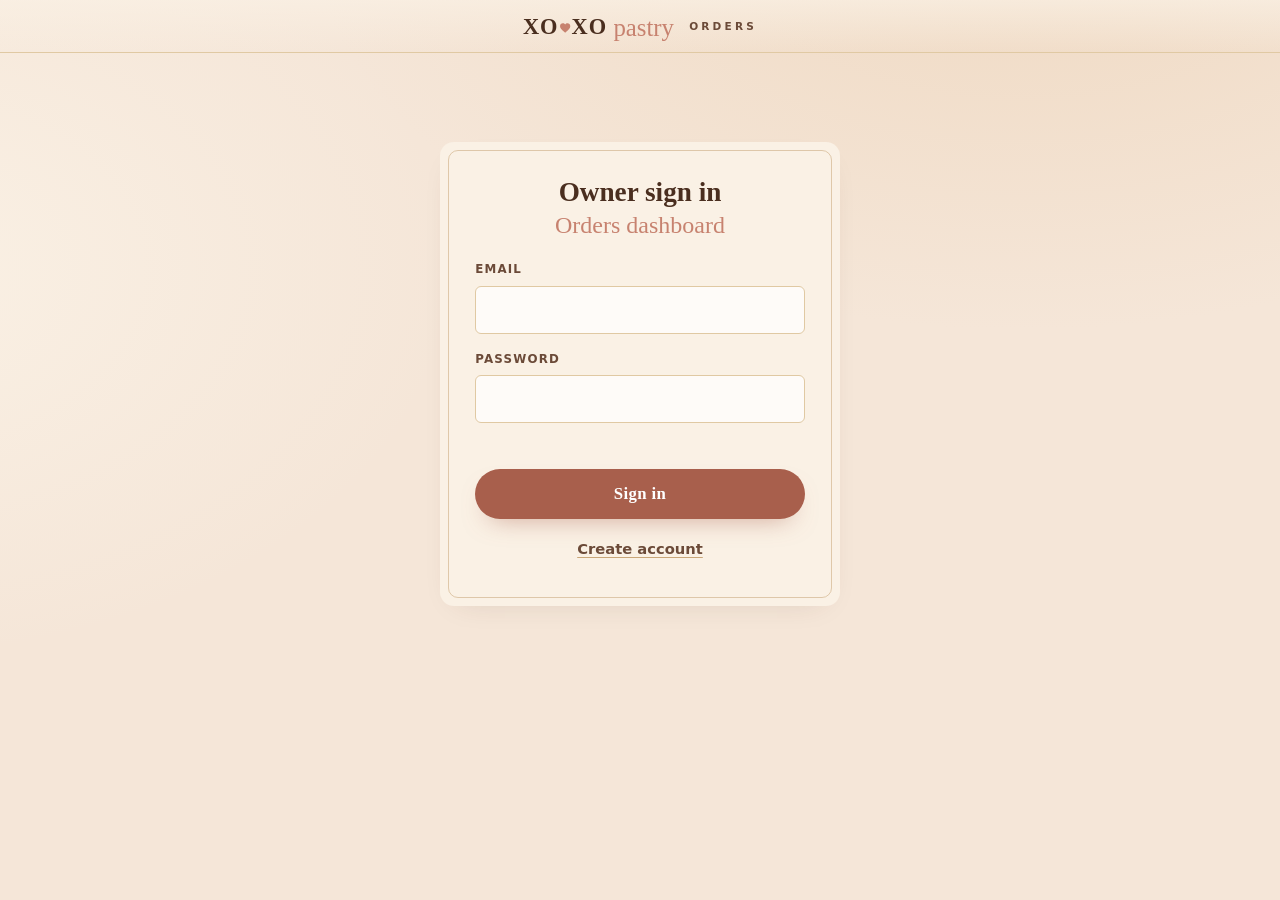
<file: admin.html>
<!doctype html>
<html lang="en">
<head>
  <meta charset="utf-8">
  <meta http-equiv="Content-Security-Policy" content="default-src 'none'; script-src 'self'; style-src 'self' 'unsafe-inline' https://fonts.googleapis.com; font-src https://fonts.gstatic.com; img-src 'self' data: blob: https://xlicuyemmiapundcqqqf.supabase.co; connect-src https://xlicuyemmiapundcqqqf.supabase.co; base-uri 'none'; form-action 'none'">
  <meta name="robots" content="noindex,nofollow">
  <meta name="referrer" content="strict-origin-when-cross-origin">
  <meta name="viewport" content="width=device-width, initial-scale=1, viewport-fit=cover">
  <meta name="theme-color" content="#F5E6D8">
  <meta name="color-scheme" content="light">

  <title>XOXO Pastry — Orders</title>

  <link rel="icon" type="image/svg+xml" href="data:image/svg+xml,%3Csvg xmlns='http://www.w3.org/2000/svg' viewBox='0 0 24 24'%3E%3Crect width='24' height='24' rx='5' fill='%23F5E6D8'/%3E%3Cpath d='M12 19.5l-1.3-1.1C7 14.9 4.5 12.6 4.5 9.5 4.5 7 6.4 5 9 5c1.5 0 2.9.7 3 2 .1-1.3 1.5-2 3-2 2.6 0 4.5 2 4.5 4.5 0 3.1-2.5 5.4-6.2 8.9L12 19.5z' fill='%23C7826F'/%3E%3C/svg%3E">

  <link rel="preconnect" href="https://fonts.googleapis.com">
  <link rel="preconnect" href="https://fonts.gstatic.com" crossorigin>
  <link rel="stylesheet" href="https://fonts.googleapis.com/css2?family=Allura&family=Cormorant+Garamond:ital,wght@0,400;0,500;0,600;0,700;1,400;1,500;1,600&family=Playfair+Display:wght@600;700;800&display=swap">

  <link rel="stylesheet" href="styles.css">
  <link rel="stylesheet" href="admin.css">
</head>
<body class="adm">

  <svg aria-hidden="true" focusable="false" width="0" height="0" style="position:absolute;width:0;height:0;overflow:hidden" xmlns="http://www.w3.org/2000/svg">
    <defs>
      <symbol id="icon-heart" viewBox="0 0 24 24">
        <path d="M12 21.5 L10.5 20.2 C5.4 15.6 2 12.5 2 8.7 C2 5.6 4.4 3.2 7.5 3.2 C9.3 3.2 11 4.1 12 5.6 C13 4.1 14.7 3.2 16.5 3.2 C19.6 3.2 22 5.6 22 8.7 C22 12.5 18.6 15.6 13.5 20.3 L12 21.5 Z" fill="currentColor"/>
      </symbol>
      <symbol id="icon-whatsapp" viewBox="0 0 32 32">
        <path fill="currentColor" d="M16 2.667C8.636 2.667 2.667 8.636 2.667 16c0 2.351.617 4.643 1.79 6.667L2.667 29.333l6.834-1.79A13.31 13.31 0 0 0 16 29.333C23.364 29.333 29.333 23.364 29.333 16S23.364 2.667 16 2.667Zm0 24A11.31 11.31 0 0 1 10.1 25l-.42-.252-4.221 1.105 1.124-4.123-.275-.436A11.32 11.32 0 0 1 4.667 16C4.667 9.742 9.742 4.667 16 4.667c6.258 0 11.333 5.075 11.333 11.333 0 6.258-5.075 11.333-11.333 11.333Zm6.207-8.475c-.34-.17-2.014-.994-2.326-1.108-.311-.114-.538-.17-.764.17-.227.34-.878 1.108-1.077 1.335-.198.227-.397.255-.736.085-.34-.17-1.435-.529-2.733-1.687-1.01-.901-1.692-2.014-1.89-2.353-.198-.34-.021-.523.149-.692.153-.152.34-.397.51-.595.17-.198.227-.34.34-.566.114-.227.057-.425-.028-.595-.085-.17-.764-1.842-1.048-2.523-.276-.663-.555-.573-.764-.583-.198-.01-.425-.011-.652-.011-.227 0-.595.085-.906.425-.311.34-1.19 1.163-1.19 2.835 0 1.673 1.218 3.288 1.388 3.516.17.227 2.397 3.66 5.808 5.131.812.351 1.446.56 1.94.717.815.259 1.557.222 2.144.135.654-.098 2.014-.823 2.298-1.62.283-.798.283-1.482.198-1.62-.085-.139-.311-.227-.652-.397Z"/>
      </symbol>
      <symbol id="icon-phone" viewBox="0 0 24 24">
        <path d="M5 4 C5 3.5 5.5 3 6 3 L9 3 C9.5 3 10 3.5 10 4 L10 7 C10 7.5 9.5 8 9 8 L7.5 8 C8 11 11 14 14 14.5 L14.5 13 C14.5 12.5 15 12 15.5 12 L18 12 C18.5 12 19 12.5 19 13 L19 16 C19 17 18 18 17 18 C9.8 18 5 13.2 5 6 C5 5 6 4 6 4 Z" fill="none" stroke="currentColor" stroke-width="1.5" stroke-linejoin="round"/>
      </symbol>
    </defs>
  </svg>

  <header class="adm-bar" role="banner">
    <p class="adm-brand">
      <span class="logo-xoxo">XO<svg class="logo-heart" aria-hidden="true" focusable="false"><use href="#icon-heart"/></svg>XO</span>
      <span class="logo-script">pastry</span>
      <span class="adm-brand__tag">orders</span>
    </p>
  </header>

  <main class="adm-main">

    <!-- Session / access check -->
    <section id="view-loading" class="adm-view adm-view--center" aria-label="Loading">
      <div class="adm-wait">
        <span class="spinner" aria-hidden="true"></span>
        <p id="loading-msg">Checking session&hellip;</p>
      </div>
    </section>

    <!-- Sign in -->
    <section id="view-login" class="adm-view adm-view--center" hidden aria-labelledby="login-title">
      <div class="auth-card">
        <h1 class="auth-card__title" id="login-title">Owner sign in</h1>
        <p class="auth-card__sub">Orders dashboard</p>
        <form id="login-form" novalidate>
          <div class="field">
            <label for="login-email">Email</label>
            <input id="login-email" name="email" type="email" autocomplete="email" inputmode="email" required>
          </div>
          <div class="field">
            <label for="login-password">Password</label>
            <input id="login-password" name="password" type="password" autocomplete="current-password" required minlength="6">
          </div>
          <p id="login-msg" class="auth-msg" role="status" aria-live="polite"></p>
          <div class="auth-actions">
            <button type="submit" id="btn-signin" class="btn btn--primary">Sign in</button>
            <button type="button" id="btn-signup" class="btn-subtle">Create account</button>
          </div>
        </form>
      </div>
    </section>

    <!-- Signed in, not an admin -->
    <section id="view-denied" class="adm-view adm-view--center" hidden aria-labelledby="denied-title">
      <div class="auth-card auth-card--plain">
        <h1 class="auth-card__title" id="denied-title">No access</h1>
        <p class="auth-card__note">This account has no admin access.</p>
        <div class="auth-actions">
          <button type="button" id="btn-denied-signout" class="btn btn--ghost">Sign out</button>
        </div>
      </div>
    </section>

    <!-- Signed in, access check failed (connection) -->
    <section id="view-error" class="adm-view adm-view--center" hidden aria-labelledby="error-title">
      <div class="auth-card auth-card--plain">
        <h1 class="auth-card__title" id="error-title">Can&rsquo;t connect</h1>
        <p class="auth-card__note" id="error-msg">Can&rsquo;t reach the order service right now. Check the connection and try again.</p>
        <div class="auth-actions">
          <button type="button" id="btn-error-retry" class="btn btn--primary">Try again</button>
          <button type="button" id="btn-error-signout" class="btn-subtle">Sign out</button>
        </div>
      </div>
    </section>

    <!-- Dashboard -->
    <section id="view-dash" class="adm-view" hidden aria-labelledby="dash-title">
      <div class="adm-tabs" role="tablist" aria-label="Dashboard sections">
        <button type="button" role="tab" id="tab-orders" class="adm-tab" aria-selected="true" aria-controls="panel-orders">Orders</button>
        <button type="button" role="tab" id="tab-menu" class="adm-tab" aria-selected="false" aria-controls="panel-menu" tabindex="-1">Menu</button>
      </div>

      <div id="panel-orders" role="tabpanel" aria-labelledby="tab-orders">
      <header class="dash-head">
        <h1 class="dash-title" id="dash-title">Orders</h1>
        <div class="dash-tools">
          <button type="button" id="btn-refresh" class="btn btn--ghost btn--sm">Refresh</button>
          <button type="button" id="btn-signout" class="btn btn--ghost btn--sm">Sign out</button>
        </div>
      </header>

      <div class="field field--search">
        <label for="search" class="visually-hidden">Search orders by name, phone or order number</label>
        <input id="search" type="search" placeholder="Search name, phone, order #" autocomplete="off">
      </div>

      <div id="chips" class="chips" role="group" aria-label="Filter orders by status"></div>

      <p id="dash-status" class="visually-hidden" role="status" aria-live="polite"></p>

      <div id="dash-loading" class="dash-wait" hidden>
        <span class="spinner" aria-hidden="true"></span>
        <p>Loading orders&hellip;</p>
      </div>

      <div id="dash-error" class="dash-error" hidden>
        <p id="dash-error-msg">Can&rsquo;t reach the order service right now. Check the connection and try again.</p>
        <button type="button" id="btn-retry" class="btn btn--primary">Try again</button>
      </div>

      <p id="dash-empty" class="dash-empty" hidden></p>

      <ul id="orders-list" class="orders"></ul>
      </div>

      <!-- Menu: sections, cards, sold out, order-form options (js/admin-menu.js) -->
      <div id="panel-menu" role="tabpanel" aria-labelledby="tab-menu" hidden>
        <header class="dash-head">
          <h1 class="dash-title">Menu</h1>
          <div class="dash-tools">
            <button type="button" id="m-add-section" class="btn btn--primary btn--sm">+ Section</button>
            <button type="button" id="m-refresh" class="btn btn--ghost btn--sm">Refresh</button>
          </div>
        </header>
        <p class="m-hint">Saved changes are live on xoxopastry.com right away. <strong>Sold out</strong> greys the card out on the menu and takes it out of the order form until you switch it back.</p>

        <div id="m-loading" class="dash-wait" hidden>
          <span class="spinner" aria-hidden="true"></span>
          <p>Loading the menu&hellip;</p>
        </div>
        <div id="m-error" class="dash-error" hidden>
          <p id="m-error-msg"></p>
          <button type="button" id="m-retry" class="btn btn--primary">Try again</button>
        </div>
        <p id="m-status" class="visually-hidden" role="status" aria-live="polite"></p>

        <div id="m-sections" class="m-sections"></div>

        <section class="m-catalog" aria-labelledby="m-catalog-title">
          <header class="m-catalog__head">
            <h2 class="m-catalog__title" id="m-catalog-title">Order form options</h2>
            <button type="button" id="m-add-product" class="btn btn--ghost btn--sm">+ Product</button>
          </header>
          <p class="m-hint">What customers pick in the order form: each product with its price, minimum and flavors. Menu cards point at these — a product no card points at is still orderable.</p>
          <ul id="m-products" class="m-products"></ul>
        </section>
      </div>
    </section>

    <dialog id="m-dialog" class="m-dialog" aria-labelledby="m-dialog-title">
      <form id="m-dialog-form" class="m-dialog__form" novalidate>
        <h2 id="m-dialog-title" class="m-dialog__title"></h2>
        <div id="m-dialog-body" class="m-dialog__body"></div>
        <p id="m-dialog-msg" class="auth-msg auth-msg--error" role="alert"></p>
        <div id="m-dialog-actions" class="m-dialog__actions"></div>
      </form>
    </dialog>

  </main>

  <div id="toasts" class="toasts" aria-live="polite"></div>

  <noscript>
    <p class="adm-noscript">This dashboard needs JavaScript to run. Please enable it and reload.</p>
  </noscript>

  <script src="vendor/supabase.js" defer></script>
  <script src="js/config.js" defer></script>
  <script src="js/admin.js" defer></script>
  <script src="js/admin-menu.js" defer></script>
</body>
</html>
</file>
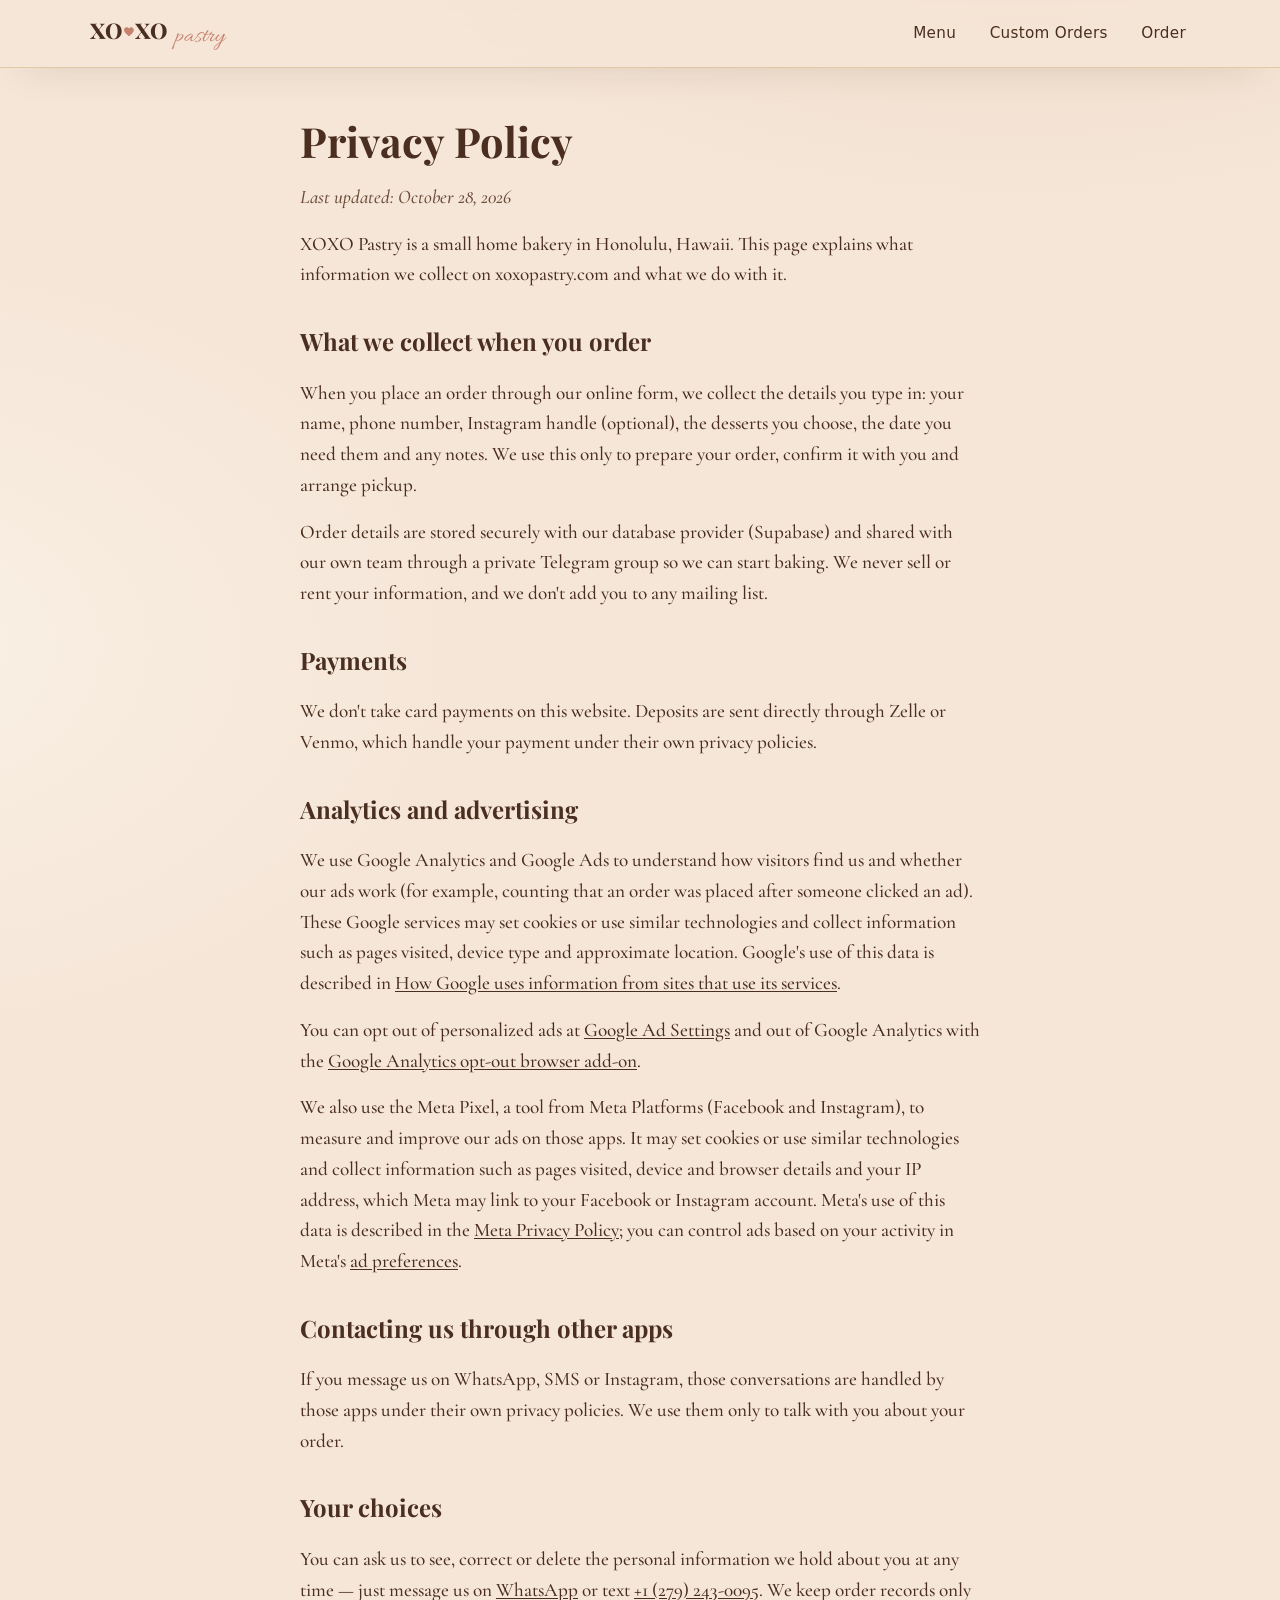
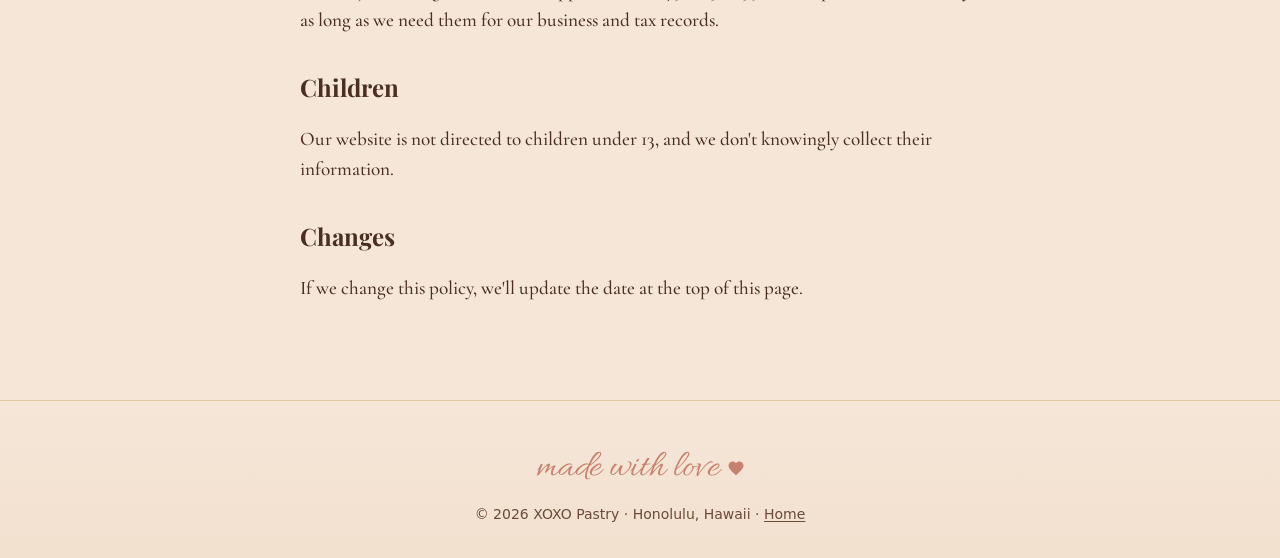
<file: privacy.html>
<!doctype html>
<html lang="en">
<head>
  <meta charset="utf-8">
  <meta name="referrer" content="strict-origin-when-cross-origin">
  <meta name="viewport" content="width=device-width, initial-scale=1, viewport-fit=cover">
  <meta name="theme-color" content="#F5E6D8">
  <meta name="color-scheme" content="light">
  <meta name="description" content="How XOXO Pastry collects and uses information when you visit xoxopastry.com or place an order.">

  <title>Privacy Policy — XOXO Pastry</title>

  <link rel="canonical" href="https://xoxopastry.com/privacy">
  <link rel="icon" type="image/svg+xml" href="data:image/svg+xml,%3Csvg xmlns='http://www.w3.org/2000/svg' viewBox='0 0 24 24'%3E%3Crect width='24' height='24' rx='5' fill='%23F5E6D8'/%3E%3Cpath d='M12 19.5l-1.3-1.1C7 14.9 4.5 12.6 4.5 9.5 4.5 7 6.4 5 9 5c1.5 0 2.9.7 3 2 .1-1.3 1.5-2 3-2 2.6 0 4.5 2 4.5 4.5 0 3.1-2.5 5.4-6.2 8.9L12 19.5z' fill='%23C7826F'/%3E%3C/svg%3E">

  <link rel="preconnect" href="https://fonts.googleapis.com">
  <link rel="preconnect" href="https://fonts.gstatic.com" crossorigin>
  <link rel="stylesheet" href="https://fonts.googleapis.com/css2?family=Allura&family=Cormorant+Garamond:ital,wght@0,400;0,500;0,600;0,700;1,400;1,500;1,600&family=Playfair+Display:wght@600;700;800&display=swap">

  <link rel="stylesheet" href="styles.css">

  <script async src="https://www.googletagmanager.com/gtag/js?id=G-3TVH94LNMW"></script>
  <script src="js/analytics.js"></script>
  <!-- Meta Pixel. The base code lives in js/meta-pixel.js. -->
  <script src="js/meta-pixel.js"></script>
</head>
<body>
  <noscript><img height="1" width="1" style="display:none" alt="" src="https://www.facebook.com/tr?id=1485503546755774&ev=PageView&noscript=1"></noscript>

  <svg aria-hidden="true" focusable="false" width="0" height="0" style="position:absolute;width:0;height:0;overflow:hidden" xmlns="http://www.w3.org/2000/svg">
    <defs>
      <symbol id="icon-heart" viewBox="0 0 24 24">
        <path d="M12 21.5 L10.5 20.2 C5.4 15.6 2 12.5 2 8.7 C2 5.6 4.4 3.2 7.5 3.2 C9.3 3.2 11 4.1 12 5.6 C13 4.1 14.7 3.2 16.5 3.2 C19.6 3.2 22 5.6 22 8.7 C22 12.5 18.6 15.6 13.5 20.3 L12 21.5 Z" fill="currentColor"/>
      </symbol>
    </defs>
  </svg>

  <header class="nav is-scrolled" role="banner">
    <div class="nav__inner">
      <a class="nav__logo" href="./" aria-label="XOXO Pastry — home">
        <span class="logo-xoxo">XO<svg class="logo-heart" aria-hidden="true" focusable="false"><use href="#icon-heart"/></svg>XO</span>
        <span class="logo-script">pastry</span>
      </a>
      <nav class="nav__links" aria-label="Primary">
        <a href="./#menu">Menu</a>
        <a href="./#custom">Custom Orders</a>
        <a href="./#order">Order</a>
      </nav>
    </div>
  </header>

  <main class="legal">
    <h1>Privacy Policy</h1>
    <p class="legal__date">Last updated: October 28, 2026</p>

    <p>XOXO Pastry is a small home bakery in Honolulu, Hawaii. This page explains what information we collect on xoxopastry.com and what we do with it.</p>

    <h2>What we collect when you order</h2>
    <p>When you place an order through our online form, we collect the details you type in: your name, phone number, Instagram handle (optional), the desserts you choose, the date you need them and any notes. We use this only to prepare your order, confirm it with you and arrange pickup.</p>
    <p>Order details are stored securely with our database provider (Supabase) and shared with our own team through a private Telegram group so we can start baking. We never sell or rent your information, and we don't add you to any mailing list.</p>

    <h2>Payments</h2>
    <p>We don't take card payments on this website. Deposits are sent directly through Zelle or Venmo, which handle your payment under their own privacy policies.</p>

    <h2>Analytics and advertising</h2>
    <p>We use Google Analytics and Google Ads to understand how visitors find us and whether our ads work (for example, counting that an order was placed after someone clicked an ad). These Google services may set cookies or use similar technologies and collect information such as pages visited, device type and approximate location. Google's use of this data is described in <a href="https://policies.google.com/technologies/partner-sites" target="_blank" rel="noopener noreferrer">How Google uses information from sites that use its services</a>.</p>
    <p>You can opt out of personalized ads at <a href="https://adssettings.google.com" target="_blank" rel="noopener noreferrer">Google Ad Settings</a> and out of Google Analytics with the <a href="https://tools.google.com/dlpage/gaoptout" target="_blank" rel="noopener noreferrer">Google Analytics opt-out browser add-on</a>.</p>
    <p>We also use the Meta Pixel, a tool from Meta Platforms (Facebook and Instagram), to measure and improve our ads on those apps. It may set cookies or use similar technologies and collect information such as pages visited, device and browser details and your IP address, which Meta may link to your Facebook or Instagram account. Meta's use of this data is described in the <a href="https://www.facebook.com/privacy/policy/" target="_blank" rel="noopener noreferrer">Meta Privacy Policy</a>; you can control ads based on your activity in Meta's <a href="https://accountscenter.facebook.com/ad_preferences" target="_blank" rel="noopener noreferrer">ad preferences</a>.</p>

    <h2>Contacting us through other apps</h2>
    <p>If you message us on WhatsApp, SMS or Instagram, those conversations are handled by those apps under their own privacy policies. We use them only to talk with you about your order.</p>

    <h2>Your choices</h2>
    <p>You can ask us to see, correct or delete the personal information we hold about you at any time — just message us on <a href="https://wa.me/19167799058" target="_blank" rel="noopener noreferrer">WhatsApp</a> or text <a href="sms:+12792430095">+1 (279) 243-0095</a>. We keep order records only as long as we need them for our business and tax records.</p>

    <h2>Children</h2>
    <p>Our website is not directed to children under 13, and we don't knowingly collect their information.</p>

    <h2>Changes</h2>
    <p>If we change this policy, we'll update the date at the top of this page.</p>
  </main>

  <footer class="footer" role="contentinfo">
    <div class="footer__inner">
      <p class="footer__script">
        made with love
        <svg aria-hidden="true" focusable="false"><use href="#icon-heart"/></svg>
      </p>
      <p class="footer__copy">© 2026 XOXO Pastry · Honolulu, Hawaii · <a href="./">Home</a></p>
    </div>
  </footer>
</body>
</html>
</file>
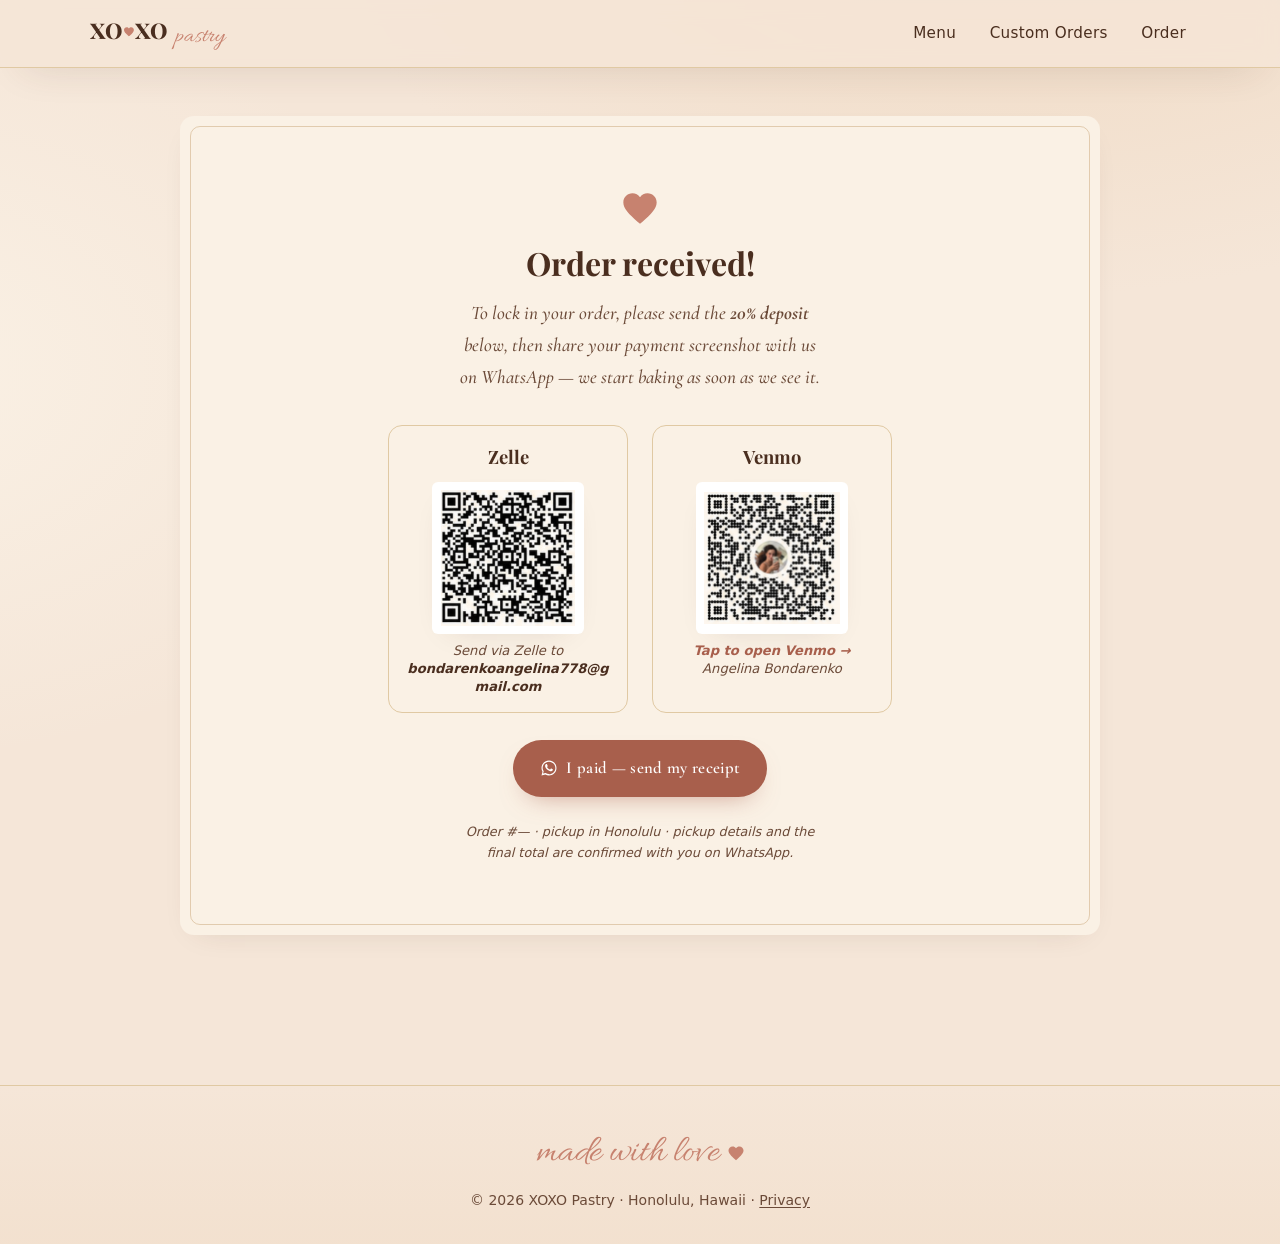
<file: thank-you.html>
<!doctype html>
<html lang="en">
<head>
  <meta charset="utf-8">
  <meta name="referrer" content="strict-origin-when-cross-origin">
  <meta name="viewport" content="width=device-width, initial-scale=1, viewport-fit=cover">
  <meta name="theme-color" content="#F5E6D8">
  <meta name="color-scheme" content="light">
  <meta name="robots" content="noindex,nofollow">

  <title>Order received — XOXO Pastry</title>

  <link rel="icon" type="image/svg+xml" href="data:image/svg+xml,%3Csvg xmlns='http://www.w3.org/2000/svg' viewBox='0 0 24 24'%3E%3Crect width='24' height='24' rx='5' fill='%23F5E6D8'/%3E%3Cpath d='M12 19.5l-1.3-1.1C7 14.9 4.5 12.6 4.5 9.5 4.5 7 6.4 5 9 5c1.5 0 2.9.7 3 2 .1-1.3 1.5-2 3-2 2.6 0 4.5 2 4.5 4.5 0 3.1-2.5 5.4-6.2 8.9L12 19.5z' fill='%23C7826F'/%3E%3C/svg%3E">

  <link rel="preconnect" href="https://fonts.googleapis.com">
  <link rel="preconnect" href="https://fonts.gstatic.com" crossorigin>
  <link rel="stylesheet" href="https://fonts.googleapis.com/css2?family=Allura&family=Cormorant+Garamond:ital,wght@0,400;0,500;0,600;0,700;1,400;1,500;1,600&family=Playfair+Display:wght@600;700;800&display=swap">

  <link rel="stylesheet" href="styles.css">

  <!-- Google tag: loading this page is the Google Ads purchase conversion -->
  <script async src="https://www.googletagmanager.com/gtag/js?id=G-3TVH94LNMW"></script>
  <script src="js/analytics.js"></script>
  <!-- Meta Pixel. The base code lives in js/meta-pixel.js. -->
  <script src="js/meta-pixel.js"></script>
</head>
<body>
  <noscript><img height="1" width="1" style="display:none" alt="" src="https://www.facebook.com/tr?id=1485503546755774&ev=PageView&noscript=1"></noscript>

  <svg aria-hidden="true" focusable="false" width="0" height="0" style="position:absolute;width:0;height:0;overflow:hidden" xmlns="http://www.w3.org/2000/svg">
    <defs>
      <symbol id="icon-heart" viewBox="0 0 24 24">
        <path d="M12 21.5 L10.5 20.2 C5.4 15.6 2 12.5 2 8.7 C2 5.6 4.4 3.2 7.5 3.2 C9.3 3.2 11 4.1 12 5.6 C13 4.1 14.7 3.2 16.5 3.2 C19.6 3.2 22 5.6 22 8.7 C22 12.5 18.6 15.6 13.5 20.3 L12 21.5 Z" fill="currentColor"/>
      </symbol>
      <symbol id="icon-whatsapp" viewBox="0 0 32 32">
        <path fill="currentColor" d="M16 2.667C8.636 2.667 2.667 8.636 2.667 16c0 2.351.617 4.643 1.79 6.667L2.667 29.333l6.834-1.79A13.31 13.31 0 0 0 16 29.333C23.364 29.333 29.333 23.364 29.333 16S23.364 2.667 16 2.667Zm0 24A11.31 11.31 0 0 1 10.1 25l-.42-.252-4.221 1.105 1.124-4.123-.275-.436A11.32 11.32 0 0 1 4.667 16C4.667 9.742 9.742 4.667 16 4.667c6.258 0 11.333 5.075 11.333 11.333 0 6.258-5.075 11.333-11.333 11.333Zm6.207-8.475c-.34-.17-2.014-.994-2.326-1.108-.311-.114-.538-.17-.764.17-.227.34-.878 1.108-1.077 1.335-.198.227-.397.255-.736.085-.34-.17-1.435-.529-2.733-1.687-1.01-.901-1.692-2.014-1.89-2.353-.198-.34-.021-.523.149-.692.153-.152.34-.397.51-.595.17-.198.227-.34.34-.566.114-.227.057-.425-.028-.595-.085-.17-.764-1.842-1.048-2.523-.276-.663-.555-.573-.764-.583-.198-.01-.425-.011-.652-.011-.227 0-.595.085-.906.425-.311.34-1.19 1.163-1.19 2.835 0 1.673 1.218 3.288 1.388 3.516.17.227 2.397 3.66 5.808 5.131.812.351 1.446.56 1.94.717.815.259 1.557.222 2.144.135.654-.098 2.014-.823 2.298-1.62.283-.798.283-1.482.198-1.62-.085-.139-.311-.227-.652-.397Z"/>
      </symbol>
    </defs>
  </svg>

  <header class="nav is-scrolled" role="banner">
    <div class="nav__inner">
      <a class="nav__logo" href="./" aria-label="XOXO Pastry — home">
        <span class="logo-xoxo">XO<svg class="logo-heart" aria-hidden="true" focusable="false"><use href="#icon-heart"/></svg>XO</span>
        <span class="logo-script">pastry</span>
      </a>
      <nav class="nav__links" aria-label="Primary">
        <a href="./#menu">Menu</a>
        <a href="./#custom">Custom Orders</a>
        <a href="./#order">Order</a>
      </nav>
    </div>
  </header>

  <main>
    <section class="section section--orderform section--thankyou" aria-labelledby="ty-title">
      <div class="container">
        <div class="oform">
          <div class="oform__success">
            <svg class="oform__heart" aria-hidden="true" focusable="false"><use href="#icon-heart"/></svg>
            <h1 class="oform__panel-title" id="ty-title" tabindex="-1">Order received!</h1>
            <p>To lock in your order, please send the <strong>20% deposit</strong> below, then share your payment screenshot with us on WhatsApp — we start baking as soon as we see it.</p>

            <div class="oform__pay">
              <p class="oform__pay-amount" id="ty-amount-line" hidden>Deposit to send: <strong id="ty-amount">$0</strong></p>

              <div class="oform__pay-methods">
                <div class="oform__pay-method">
                  <h2 class="oform__pay-name">Zelle</h2>
                  <span class="oform__pay-qr">
                    <img src="images/pay-zelle.png" alt="Zelle payment QR code for XOXO Pastry"
                         width="205" height="207" decoding="async">
                  </span>
                  <p class="oform__pay-handle">Send via Zelle to<br><strong>bondarenkoangelina778@gmail.com</strong></p>
                </div>
                <div class="oform__pay-method">
                  <h2 class="oform__pay-name">Venmo</h2>
                  <a class="oform__pay-qr oform__pay-qr--link" href="https://venmo.com/code?user_id=4457579606443062260"
                     target="_blank" rel="noopener noreferrer">
                    <img src="images/pay-venmo.png" alt="Venmo payment QR code for XOXO Pastry"
                         width="274" height="266" decoding="async">
                  </a>
                  <p class="oform__pay-handle">
                    <a href="https://venmo.com/code?user_id=4457579606443062260" target="_blank" rel="noopener noreferrer">Tap to open Venmo &rarr;</a><br>Angelina Bondarenko
                  </p>
                </div>
              </div>

              <a class="btn btn--primary oform__pay-wa" id="ty-wa"
                 href="https://wa.me/19167799058" target="_blank" rel="noopener noreferrer">
                <svg aria-hidden="true" focusable="false" width="18" height="18"><use href="#icon-whatsapp"/></svg>
                I paid &mdash; send my receipt
              </a>
              <p class="oform__pay-fine">Order #<span id="ty-num">&mdash;</span> &middot; pickup in Honolulu &middot; pickup details and the final total are confirmed with you on WhatsApp.</p>
            </div>
          </div>
        </div>
      </div>
    </section>
  </main>

  <footer class="footer" role="contentinfo">
    <div class="footer__inner">
      <p class="footer__script">
        made with love
        <svg aria-hidden="true" focusable="false"><use href="#icon-heart"/></svg>
      </p>
      <p class="footer__copy">© 2026 XOXO Pastry · Honolulu, Hawaii · <a href="privacy">Privacy</a></p>
    </div>
  </footer>

  <script src="js/thank-you.js" defer></script>
</body>
</html>
</file>
<file: styles.css>
/* ============================================================
   XOXO PASTRY — styles.css
   Design tokens → resets → layout → components → responsive
   ============================================================ */

:root {
  /* Color palette */
  --bg-cream:         #F5E6D8;
  --bg-cream-soft:    #FAF1E5;
  --bg-cream-deep:    #EFD9C2;
  --ink-brown:        #4A2E1F;
  --ink-brown-soft:   #6B4A38;
  --accent-rose:      #C7826F;
  --accent-rose-deep: #A85F4C;
  --accent-rose-ink:  #9A5343;  /* darker rose: passes WCAG AA on cream / as button bg */
  --gold-line:        #C9A678;
  --gold-line-soft:   #E0C9A3;
  --shadow-warm:      0 18px 40px -24px rgba(74, 46, 31, 0.22);
  --shadow-card:      0 10px 30px -18px rgba(74, 46, 31, 0.18);

  /* Type */
  --font-display: "Playfair Display", "Cormorant Garamond", Georgia, serif;
  --font-script:  "Allura", "Great Vibes", cursive;
  --font-body:    "Cormorant Garamond", "Lora", Georgia, serif;
  --font-ui:      system-ui, -apple-system, "Segoe UI", Roboto, sans-serif;

  /* Type scale (clamp-only) */
  --fs-hero:   clamp(3rem, 7vw + 1rem, 6.5rem);
  --fs-script: clamp(2.25rem, 5vw + 0.5rem, 4.25rem);
  --fs-h2:     clamp(2rem, 3.2vw + 1rem, 3.25rem);
  --fs-h3:     clamp(1.4rem, 1.5vw + 0.75rem, 1.9rem);
  --fs-body:   clamp(1.05rem, 0.4vw + 1rem, 1.2rem);
  --fs-tag:    clamp(1.1rem, 1.4vw + 0.6rem, 1.6rem);
  --fs-small:  0.875rem;
  --lh-tight:  1.15;
  --lh-body:   1.65;

  /* Spacing */
  --space-1: 0.5rem;
  --space-2: 1rem;
  --space-3: 1.5rem;
  --space-4: 2rem;
  --space-5: 3rem;
  --space-6: 4.5rem;
  --space-7: clamp(4rem, 8vw, 7rem);

  /* Layout */
  --radius-card: 14px;
  --radius-soft: 6px;
  --maxw-content: 1180px;
  --maxw-narrow: 720px;
  --nav-h: 68px;

  color-scheme: light;
  accent-color: var(--accent-rose);
}

/* ============================================================
   Reset & base
   ============================================================ */

*, *::before, *::after { box-sizing: border-box; }

html {
  -webkit-text-size-adjust: 100%;
  text-size-adjust: 100%;
  scroll-behavior: smooth;
  scroll-padding-top: calc(var(--nav-h) + 16px);
}

html, body {
  margin: 0;
  padding: 0;
  overflow-x: hidden;
}

body {
  position: relative;
  min-height: 100vh;
  font-family: var(--font-body);
  font-size: var(--fs-body);
  font-weight: 500;
  line-height: var(--lh-body);
  color: var(--ink-brown);
  background:
    radial-gradient(1200px 700px at 80% -10%, var(--bg-cream-deep), transparent 60%),
    radial-gradient(900px 600px at -10% 30%, var(--bg-cream-soft), transparent 65%),
    var(--bg-cream);
  -webkit-font-smoothing: antialiased;
  -moz-osx-font-smoothing: grayscale;
}

img, svg { display: block; max-width: 100%; }
img { height: auto; }

a {
  color: inherit;
  text-decoration: none;
  transition: color 200ms ease;
}
a:hover { color: var(--accent-rose-deep); }

:focus { outline: none; }
:focus-visible {
  outline: 2px solid var(--accent-rose-deep);
  outline-offset: 3px;
  border-radius: var(--radius-soft);
}

h1, h2, h3, h4, p, ul, ol { margin: 0; }
ul, ol { padding: 0; list-style: none; }

/* ============================================================
   Utility / layout shell
   ============================================================ */

.container {
  width: 100%;
  max-width: var(--maxw-content);
  margin-inline: auto;
  padding-inline: clamp(1.25rem, 4vw, 2.5rem);
}

.section {
  padding-block: var(--space-7);
  position: relative;
}

.section__head {
  text-align: center;
  margin-bottom: var(--space-5);
}
.section__head--left { text-align: left; }

.section__title {
  font-family: var(--font-display);
  font-weight: 700;
  font-size: var(--fs-h2);
  line-height: var(--lh-tight);
  color: var(--ink-brown);
  letter-spacing: -0.01em;
}

.section__sub {
  margin-top: 0.4rem;
  font-family: var(--font-script);
  font-size: var(--fs-tag);
  color: var(--accent-rose-deep);
  line-height: 1.1;
}

/* Divider: thin line — heart — thin line */
.divider {
  display: flex;
  align-items: center;
  justify-content: center;
  gap: 1rem;
  margin: 0 auto;
  padding: var(--space-4) clamp(1.25rem, 4vw, 2.5rem);
  max-width: 460px;
  color: var(--accent-rose);
}
.divider__line {
  flex: 1;
  height: 1px;
  background: linear-gradient(90deg, transparent, var(--gold-line), transparent);
}
.divider__heart {
  width: 14px;
  height: 14px;
  color: var(--accent-rose);
  flex-shrink: 0;
}

/* ============================================================
   SVG ornaments
   ============================================================ */

.orn { color: var(--accent-rose); }

.orn-bow-sm {
  display: block;
  margin: 0 auto var(--space-2);
  color: var(--accent-rose);
  opacity: 0.85;
  filter: drop-shadow(0 4px 6px rgba(199, 130, 111, 0.18));
}
.section__head--left .orn-bow-sm { margin-inline: 0 0; }

/* ============================================================
   Logo lockup
   ============================================================ */

.logo-xoxo {
  font-family: var(--font-display);
  font-weight: 800;
  letter-spacing: 0.04em;
  color: var(--ink-brown);
  display: inline-flex;
  align-items: center;
  line-height: 1;
  white-space: nowrap;
}
.logo-xoxo .logo-heart {
  width: 0.55em;
  height: 0.55em;
  margin: 0 0.02em;
  color: var(--accent-rose);
  transform: translateY(0.03em);
}
.logo-script {
  font-family: var(--font-script);
  color: var(--ink-brown);
  line-height: 1;
}

/* ============================================================
   Top navigation
   ============================================================ */

.nav {
  position: fixed;
  inset: 0 0 auto 0;
  height: var(--nav-h);
  z-index: 100;
  background: transparent;
  transition: background-color 280ms ease, box-shadow 280ms ease, border-color 280ms ease;
  border-bottom: 1px solid transparent;
}
.nav.is-scrolled {
  background: rgba(245, 230, 216, 0.85);
  -webkit-backdrop-filter: blur(10px) saturate(120%);
  backdrop-filter: blur(10px) saturate(120%);
  border-bottom-color: var(--gold-line-soft);
  box-shadow: var(--shadow-warm);
}
@supports not ((backdrop-filter: blur(1px)) or (-webkit-backdrop-filter: blur(1px))) {
  .nav.is-scrolled { background: rgba(245, 230, 216, 0.96); }
}

.nav__inner {
  height: 100%;
  max-width: var(--maxw-content);
  margin-inline: auto;
  padding-inline: clamp(1.25rem, 4vw, 2.5rem);
  display: flex;
  align-items: center;
  justify-content: space-between;
  gap: 1rem;
}

.nav__logo {
  display: inline-flex;
  align-items: baseline;
  gap: 0.4rem;
  font-size: 1.1rem;
}
.nav__logo .logo-xoxo { font-size: 1.35rem; }
.nav__logo .logo-script { font-size: 1.5rem; transform: translateY(2px); color: var(--accent-rose); }

.nav__links {
  display: none;
  gap: clamp(1rem, 2vw, 2rem);
  font-family: var(--font-ui);
  font-size: 0.95rem;
  font-weight: 500;
  letter-spacing: 0.02em;
  color: var(--ink-brown);
}
.nav__links a {
  position: relative;
  padding: 0.5rem 0.25rem;
}
.nav__links a::after {
  content: "";
  position: absolute;
  left: 0.25rem; right: 0.25rem; bottom: 0.25rem;
  height: 1px;
  background: var(--accent-rose);
  transform: scaleX(0);
  transform-origin: left;
  transition: transform 260ms ease;
}
.nav__links a:hover::after,
.nav__links a:focus-visible::after { transform: scaleX(1); }

.nav__ig {
  display: inline-flex;
  align-items: center;
  justify-content: center;
  width: 40px;
  height: 40px;
  border-radius: 50%;
  color: var(--ink-brown);
  border: 1px solid var(--gold-line-soft);
  transition: background-color 220ms ease, color 220ms ease, transform 220ms ease;
}
.nav__ig:hover {
  background: var(--accent-rose);
  color: #fff;
  transform: translateY(-1px);
}
.nav__ig svg { width: 20px; height: 20px; }

@media (min-width: 720px) {
  .nav__links { display: inline-flex; }
}

/* ============================================================
   Buttons
   ============================================================ */

.btn {
  display: inline-flex;
  align-items: center;
  justify-content: center;
  gap: 0.55rem;
  min-height: 48px;
  padding: 0.85rem 1.6rem;
  font-family: var(--font-body);
  font-weight: 600;
  font-size: 1.05rem;
  letter-spacing: 0.02em;
  border-radius: 999px;
  border: 1px solid transparent;
  cursor: pointer;
  transition: background-color 220ms ease, color 220ms ease, transform 220ms ease, box-shadow 220ms ease, border-color 220ms ease;
  white-space: nowrap;
}
.btn--primary {
  background: var(--accent-rose-deep);
  color: #fff;
  box-shadow: 0 12px 26px -14px rgba(168, 95, 76, 0.6);
}
.btn--primary:hover {
  background: var(--accent-rose-ink);
  color: #fff;
  transform: translateY(-1px);
  box-shadow: 0 16px 32px -14px rgba(168, 95, 76, 0.7);
}
.btn--ghost {
  background: transparent;
  color: var(--ink-brown);
  border-color: var(--gold-line);
}
.btn--ghost:hover {
  background: rgba(201, 166, 120, 0.12);
  color: var(--ink-brown);
  transform: translateY(-1px);
}
.btn--lg {
  min-height: 56px;
  padding: 1rem 2rem;
  font-size: 1.1rem;
}

/* Floating "Order now" — fixed bottom-right, hidden (.is-hidden) while the
   order form is on screen so it never covers the form or its submit button. */
.order-fab {
  position: fixed;
  right: calc(1rem + env(safe-area-inset-right, 0px));
  bottom: calc(1rem + env(safe-area-inset-bottom, 0px));
  z-index: 90;
  display: inline-flex;
  align-items: center;
  gap: 0.5rem;
  min-height: 52px;
  padding: 0.8rem 1.4rem;
  font-family: var(--font-body);
  font-weight: 700;
  font-size: 1.1rem;
  letter-spacing: 0.02em;
  color: #fff;
  background: var(--accent-rose-deep);
  border: 1px solid rgba(255, 255, 255, 0.35);
  border-radius: 999px;
  box-shadow: 0 14px 30px -12px rgba(74, 46, 31, 0.55);
  white-space: nowrap;
  transition: opacity 260ms ease, transform 260ms ease, visibility 0s linear 0s, background-color 220ms ease, box-shadow 220ms ease;
}
.order-fab svg { width: 18px; height: 18px; flex-shrink: 0; }
.order-fab:hover,
.order-fab:focus-visible {
  background: var(--accent-rose-ink);
  color: #fff;
  transform: translateY(-2px);
  box-shadow: 0 18px 34px -12px rgba(74, 46, 31, 0.6);
}
.order-fab:focus-visible { outline: 2px solid var(--ink-brown); outline-offset: 3px; }
.order-fab.is-hidden {
  opacity: 0;
  transform: translateY(20px);
  visibility: hidden;
  pointer-events: none;
  transition: opacity 260ms ease, transform 260ms ease, visibility 0s linear 260ms;
}
@media (min-width: 720px) {
  .order-fab {
    right: calc(1.75rem + env(safe-area-inset-right, 0px));
    bottom: calc(1.75rem + env(safe-area-inset-bottom, 0px));
  }
}

/* ============================================================
   Hero
   ============================================================ */

.hero {
  position: relative;
  min-height: 100vh;
  min-height: 100svh;
  display: flex;
  flex-direction: column;
  align-items: center;
  justify-content: center;
  text-align: center;
  padding: calc(var(--nav-h) + var(--space-5)) clamp(1.25rem, 4vw, 2.5rem) var(--space-6);
  overflow: hidden;
}
.hero::before, .hero::after {
  content: "";
  position: absolute;
  inset: clamp(1rem, 3vw, 2rem);
  border: 1px solid var(--gold-line-soft);
  border-radius: 4px;
  pointer-events: none;
}
.hero::after {
  inset: clamp(1.4rem, 3.4vw, 2.4rem);
  border-color: var(--gold-line);
  opacity: 0.55;
}

.hero__bow {
  width: clamp(86px, 11vw, 140px);
  aspect-ratio: 100 / 64;
  height: auto;
  color: var(--accent-rose);
  margin-bottom: var(--space-2);
  filter: drop-shadow(0 8px 14px rgba(199, 130, 111, 0.3));
}

.hero__lockup {
  display: flex;
  flex-direction: column;
  align-items: center;
  gap: 0;
}
.logo-xoxo--big {
  font-size: var(--fs-hero);
  margin-bottom: -0.15em;
}
.logo-xoxo--big .logo-heart { width: 0.5em; height: 0.5em; }
.logo-script--big {
  font-size: var(--fs-script);
  color: var(--accent-rose);
  margin-top: 0;
  letter-spacing: 0.01em;
}

.hero__eyebrow {
  margin-top: var(--space-3);
  font-family: var(--font-ui);
  font-weight: 500;
  font-size: clamp(0.78rem, 0.4vw + 0.7rem, 0.95rem);
  letter-spacing: 0.32em;
  text-transform: uppercase;
  color: var(--accent-rose-ink);
}
.hero__tagline {
  margin-top: var(--space-1);
  max-width: 32ch;
  font-family: var(--font-script);
  font-size: clamp(1.6rem, 1.5vw + 1rem, 2.4rem);
  color: var(--ink-brown);
  line-height: 1.1;
  font-style: normal;
}

.hero__where {
  margin-top: var(--space-2);
  max-width: 40ch;
  font-family: var(--font-body);
  font-size: clamp(1rem, 0.4vw + 0.9rem, 1.2rem);
  color: var(--ink-brown-soft);
}

.hero__ctas {
  margin-top: var(--space-4);
  display: flex;
  flex-wrap: wrap;
  justify-content: center;
  gap: 0.75rem;
}

/* Floral corners */
.orn-floral {
  position: absolute;
  width: clamp(90px, 14vw, 180px);
  height: auto;
  color: var(--accent-rose);
  opacity: 0.7;
  pointer-events: none;
}
.orn-floral--tl { top: clamp(3rem, 7vw, 5rem); left: clamp(1rem, 4vw, 3rem); transform: rotate(-12deg); }
.orn-floral--br { bottom: clamp(2rem, 6vw, 4rem); right: clamp(1rem, 4vw, 3rem); transform: rotate(170deg); }

@media (max-width: 760px) {
  .orn-floral { display: none; }
}

/* ============================================================
   About
   ============================================================ */

.about {
  text-align: center;
  max-width: var(--maxw-narrow);
  margin: 0 auto;
  padding: var(--space-6) clamp(1.25rem, 4vw, 2.5rem) var(--space-5);
}
.about__eyebrow {
  font-family: var(--font-ui);
  font-weight: 500;
  font-size: 0.85rem;
  letter-spacing: 0.32em;
  text-transform: uppercase;
  color: var(--accent-rose-ink);
  margin-bottom: var(--space-2);
}
.about p {
  font-size: clamp(1.15rem, 0.6vw + 1.05rem, 1.4rem);
  color: var(--ink-brown-soft);
  line-height: 1.6;
  font-style: italic;
}
.about__sign {
  margin-top: var(--space-3) !important;
  font-family: var(--font-script) !important;
  font-style: normal !important;
  color: var(--accent-rose) !important;
  font-size: clamp(1.6rem, 1.5vw + 1rem, 2.2rem) !important;
  line-height: 1.1 !important;
}

/* ============================================================
   Menu
   ============================================================ */

/* Centered intro line above the menu */
.menu-stack__legend {
  max-width: var(--maxw-narrow);
  margin: 0 auto var(--space-5);
  text-align: center;
  font-family: var(--font-body);
  font-size: 1.05rem;
  font-style: italic;
  color: var(--ink-brown-soft);
}
.menu-stack__legend strong { color: var(--accent-rose-deep); font-style: normal; }

/* Categories stack */
.menu-cats {
  max-width: var(--maxw-content);
  margin: 0 auto;
  display: flex;
  flex-direction: column;
  gap: var(--space-5);
}

/* One category = a gold-framed panel */
.menu-cat {
  position: relative;
  background: var(--bg-cream-soft);
  border-radius: var(--radius-card);
  padding: clamp(1.2rem, 3vw, 2.4rem);
  box-shadow: var(--shadow-card);
}
.menu-cat::before {
  content: "";
  position: absolute;
  inset: 8px;
  border: 1px double var(--gold-line);
  border-radius: calc(var(--radius-card) - 4px);
  pointer-events: none;
  opacity: 0.5;
}
.menu-cat__head { text-align: center; margin-bottom: var(--space-4); }
.menu-cat__title {
  font-family: var(--font-display);
  font-weight: 700;
  font-size: clamp(1.5rem, 1.5vw + 1rem, 2.1rem);
  color: var(--accent-rose-deep);
  letter-spacing: 0.01em;
  line-height: 1.15;
}
.menu-cat__sub {
  margin-top: 0.25rem;
  font-family: var(--font-body);
  font-style: italic;
  color: var(--ink-brown-soft);
  font-size: 1rem;
}

/* Flavor cards: photo left, name + description + price right */
.fcard-list {
  list-style: none;
  margin: 0;
  padding: 0;
  display: grid;
  grid-template-columns: 1fr;
  gap: clamp(0.9rem, 2vw, 1.4rem);
}
@media (min-width: 880px) {
  .fcard-list { grid-template-columns: repeat(2, 1fr); column-gap: clamp(1.5rem, 3vw, 2.6rem); }
}
.fcard {
  display: flex;
  gap: clamp(0.85rem, 2vw, 1.2rem);
  align-items: center;
  padding: 0.3rem;
}
.fcard__media {
  flex: 0 0 auto;
  width: clamp(108px, 26vw, 148px);
  aspect-ratio: 1 / 1;
  border-radius: var(--radius-soft);
  overflow: hidden;
  background: var(--bg-cream);
  box-shadow: inset 0 0 0 1px var(--gold-line-soft);
}
.fcard__media img {
  width: 100%;
  height: 100%;
  object-fit: cover;
  display: block;
  transition: transform 600ms cubic-bezier(.2,.7,.2,1);
}
.fcard:hover .fcard__media img { transform: scale(1.05); }
.fcard__body { flex: 1; min-width: 0; }
.fcard--nophoto .fcard__body { padding-left: 0.4rem; }
.fcard__name {
  font-family: var(--font-display);
  font-weight: 700;
  font-size: 1.2rem;
  color: var(--ink-brown);
  line-height: 1.2;
}
.fcard__emoji { font-size: 0.95em; }
.fcard__desc {
  margin-top: 0.3rem;
  font-family: var(--font-body);
  font-weight: 500;
  color: var(--ink-brown-soft);
  font-size: 1.02rem;
  line-height: 1.45;
}
.fcard__price {
  margin-top: 0.4rem;
  font-family: var(--font-display);
  font-weight: 700;
  font-size: 1.05rem;
  color: var(--accent-rose-deep);
  letter-spacing: 0.01em;
}
.fcard__note {
  margin-top: 0.25rem;
  font-family: var(--font-body);
  font-size: 0.92rem;
  line-height: 1.35;
}
/* Sold out (set from admin.html → Menu; drawn by js/menu.js) */
.fcard--soldout .fcard__media img { filter: grayscale(0.85); opacity: 0.55; }
.fcard--soldout .fcard__name,
.fcard--soldout .fcard__desc { opacity: 0.6; }
.fcard__soldout-tag {
  display: inline-block;
  margin-left: 0.55rem;
  padding: 0.1rem 0.55rem;
  border-radius: 999px;
  background: var(--ink-brown);
  color: var(--bg-cream-soft);
  font-family: var(--font-ui);
  font-size: 0.72rem;
  font-weight: 600;
  letter-spacing: 0.06em;
  text-transform: uppercase;
  vertical-align: 0.15em;
}
.fcard--soldout .fcard__price { color: var(--ink-brown-soft); }
.fcard__note--warn {
  display: inline-block;
  padding: 0.12rem 0.5rem;
  border-radius: 999px;
  background: rgba(168, 95, 76, 0.1);
  color: var(--accent-rose-deep);
  font-style: italic;
  letter-spacing: 0.01em;
}

/* ============================================================
   Custom Orders & Catering
   ============================================================ */

.section--custom {
  position: relative;
}
.custom__grid {
  display: grid;
  grid-template-columns: 1fr;
  gap: var(--space-5);
  align-items: center;
  max-width: var(--maxw-content);
  margin: 0 auto;
}
.custom__body { padding: 0 clamp(0.25rem, 1vw, 1rem); }
.custom__body p {
  margin-top: var(--space-3);
  color: var(--ink-brown-soft);
  font-size: 1.1rem;
}
.custom__heading {
  margin-top: var(--space-4);
  font-family: var(--font-display);
  font-weight: 700;
  color: var(--accent-rose-ink);
  font-size: 1.1rem;
  letter-spacing: 0.18em;
  text-transform: uppercase;
}
.custom__heading::after {
  content: "";
  display: block;
  width: 60px;
  height: 1px;
  margin-top: 0.5rem;
  background: var(--accent-rose);
  opacity: 0.5;
}

.perfect-list {
  margin-top: var(--space-3);
  display: grid;
  grid-template-columns: 1fr;
  gap: 0.75rem;
}
@media (min-width: 480px) {
  .perfect-list { grid-template-columns: repeat(2, 1fr); gap: 0.85rem 1.5rem; }
}
.perfect-list li {
  display: flex;
  align-items: center;
  gap: 0.85rem;
  color: var(--ink-brown);
  font-size: 1.08rem;
}
.perfect-list svg {
  width: 24px;
  height: 24px;
  color: var(--accent-rose);
  flex-shrink: 0;
}

.custom__cta { margin-top: var(--space-4); }

.custom__media {
  position: relative;
  border-radius: var(--radius-card);
  overflow: hidden;
  aspect-ratio: 4 / 5;
  background: var(--bg-cream-soft);
  box-shadow: var(--shadow-warm);
}
.custom__media::after {
  content: "";
  position: absolute;
  inset: 10px;
  border: 1px solid rgba(255, 255, 255, 0.6);
  border-radius: calc(var(--radius-card) - 4px);
  pointer-events: none;
}
.custom__media img {
  width: 100%;
  height: 100%;
  object-fit: cover;
  object-position: 100% 50%;
  transition: transform 800ms cubic-bezier(.2, .7, .2, 1);
}
.custom__media:hover img { transform: scale(1.03); }

@media (min-width: 880px) {
  .custom__grid { grid-template-columns: 1.05fr 1fr; gap: var(--space-6); }
  .custom__media { max-height: 720px; }
}

/* ============================================================
   Tips card
   ============================================================ */

.tips {
  max-width: 920px;
  margin: 0 auto;
  display: grid;
  grid-template-columns: 1fr;
  gap: var(--space-3);
  align-items: center;
  background: var(--bg-cream-soft);
  border-radius: var(--radius-card);
  padding: clamp(1.4rem, 3vw, 2.4rem);
  position: relative;
  box-shadow: var(--shadow-card);
}
.tips::before {
  content: "";
  position: absolute;
  inset: 10px;
  border: 1px double var(--gold-line);
  border-radius: calc(var(--radius-card) - 4px);
  pointer-events: none;
  opacity: 0.5;
}
.tips__body { padding: 0.25rem; }
.tips__title {
  font-family: var(--font-display);
  font-weight: 700;
  font-size: clamp(1.6rem, 2vw + 1rem, 2.2rem);
  color: var(--ink-brown);
  line-height: 1.15;
}
.tips__title em {
  font-family: var(--font-script);
  font-style: normal;
  color: var(--accent-rose);
  font-size: 1.4em;
  margin-left: 0.1em;
}
.tips__body p { margin-top: 0.6rem; color: var(--ink-brown-soft); font-style: italic; }

.tips--text {
  max-width: 720px;
  text-align: center;
  padding: clamp(2rem, 4vw, 3.2rem) clamp(1.5rem, 3vw, 2.5rem);
}
.tips--text .tips__body {
  display: flex;
  flex-direction: column;
  align-items: center;
  padding: 0;
}
.tips--text .orn-bow-sm { margin-bottom: var(--space-2); }
.tips--text .tips__title { line-height: 1.2; }
.tips--text p {
  margin-top: 0.6rem;
  color: var(--ink-brown-soft);
  font-style: italic;
  font-size: 1.1rem;
}

/* ============================================================
   Order / Contact tiles
   ============================================================ */

.order-list {
  display: grid;
  grid-template-columns: 1fr;
  gap: var(--space-3);
  max-width: 980px;
  margin: 0 auto;
}
.order-list li { display: flex; }
@media (min-width: 720px) {
  .order-list { grid-template-columns: repeat(3, 1fr); }
}

.order-tile {
  flex: 1;
  width: 100%;
  display: flex;
  flex-direction: column;
  align-items: center;
  justify-content: center;
  gap: 0.5rem;
  padding: clamp(1.5rem, 3vw, 2.25rem) 1.25rem;
  background: var(--bg-cream-soft);
  border-radius: var(--radius-card);
  text-align: center;
  position: relative;
  box-shadow: var(--shadow-card);
  transition: transform 280ms ease, box-shadow 280ms ease, background-color 280ms ease;
  min-height: 180px;
}
.order-tile::before {
  content: "";
  position: absolute;
  inset: 8px;
  border: 1px double var(--gold-line);
  border-radius: calc(var(--radius-card) - 4px);
  pointer-events: none;
  opacity: 0.55;
  transition: opacity 280ms ease;
}
.order-tile:hover {
  transform: translateY(-3px);
  background: #fff;
  box-shadow: 0 26px 44px -20px rgba(74, 46, 31, 0.28);
  color: var(--ink-brown);
}
.order-tile:hover::before { opacity: 0.8; }
.order-tile__icon {
  width: 38px;
  height: 38px;
  color: var(--accent-rose);
}
.order-tile__label {
  font-family: var(--font-ui);
  font-size: 0.78rem;
  text-transform: uppercase;
  letter-spacing: 0.26em;
  color: var(--ink-brown-soft);
}
.order-tile__value {
  font-family: var(--font-display);
  font-weight: 700;
  font-size: 1.25rem;
  color: var(--ink-brown);
  letter-spacing: 0.01em;
}

/* ============================================================
   Footer
   ============================================================ */

.footer {
  margin-top: var(--space-5);
  padding: var(--space-5) clamp(1.25rem, 4vw, 2.5rem) var(--space-4);
  border-top: 1px solid var(--gold-line-soft);
  background: linear-gradient(180deg, transparent, rgba(239, 217, 194, 0.4));
  text-align: center;
}
.footer__inner {
  max-width: var(--maxw-content);
  margin-inline: auto;
  display: flex;
  flex-direction: column;
  align-items: center;
  gap: 0.6rem;
}
.footer__script {
  font-family: var(--font-script);
  font-size: clamp(1.8rem, 1.5vw + 1.2rem, 2.4rem);
  color: var(--accent-rose);
  display: inline-flex;
  align-items: center;
  gap: 0.5rem;
  line-height: 1;
}
.footer__script svg { width: 18px; height: 18px; color: var(--accent-rose); }
.footer__contacts {
  display: inline-flex;
  flex-wrap: wrap;
  justify-content: center;
  gap: 0.4rem 0.75rem;
  font-family: var(--font-body);
  font-size: 1rem;
  color: var(--ink-brown);
}
.footer__contacts a {
  font-weight: 600;
  color: var(--ink-brown);
  border-bottom: 1px solid transparent;
  transition: color 200ms ease, border-color 200ms ease;
}
.footer__contacts a:hover {
  color: var(--accent-rose-deep);
  border-bottom-color: var(--accent-rose);
}
.footer__contacts span { color: var(--gold-line); }
.footer__copy {
  margin-top: 0.4rem;
  font-size: var(--fs-small);
  color: var(--ink-brown-soft);
  font-family: var(--font-ui);
}
.footer__copy a {
  color: inherit;
  text-decoration: underline;
  text-underline-offset: 2px;
}

/* ============================================================
   Standalone pages (thank-you, privacy): no hero, so clear the fixed nav
   ============================================================ */

.section--thankyou,
.legal {
  padding-top: calc(var(--nav-h) + var(--space-5));
}
.legal {
  max-width: 760px;
  margin-inline: auto;
  padding-inline: clamp(1.25rem, 4vw, 2.5rem);
  padding-bottom: var(--space-5);
  color: var(--ink-brown);
}
.legal h1 {
  font-family: var(--font-display);
  font-size: clamp(1.8rem, 2vw + 1rem, 2.6rem);
  line-height: 1.2;
}
.legal h2 {
  margin-top: var(--space-4);
  font-family: var(--font-display);
  font-size: clamp(1.2rem, 0.8vw + 1rem, 1.5rem);
}
.legal p,
.legal ul { margin-top: var(--space-2); line-height: 1.6; }
.legal ul { list-style: disc; padding-left: 1.4em; }
.legal a { text-decoration: underline; text-underline-offset: 2px; }
.legal__date { color: var(--ink-brown-soft); font-style: italic; }

/* ============================================================
   Reveal animations
   ============================================================ */

.reveal {
  opacity: 0;
  transform: translateY(18px);
  transition:
    opacity 700ms ease-out,
    transform 700ms cubic-bezier(.2, .7, .2, 1);
  transition-delay: calc(var(--i, 0) * 80ms);
  will-change: opacity, transform;
}
.reveal.is-visible {
  opacity: 1;
  transform: none;
  will-change: auto;
}

/* ============================================================
   Reduced motion
   ============================================================ */

@media (prefers-reduced-motion: reduce) {
  *, *::before, *::after {
    animation-duration: 0.001ms !important;
    animation-iteration-count: 1 !important;
    transition-duration: 0.001ms !important;
    transition-delay: 0ms !important;
    scroll-behavior: auto !important;
  }
  html { scroll-behavior: auto; }
  .reveal { opacity: 1; transform: none; }
  .custom__media:hover img,
  .fcard:hover .fcard__media img { transform: none; }
}

/* ============================================================
   ORDER FORM (.section--orderform / .oform)
   Card mirrors .tips / .menu-card: cream-soft bg, gold double
   inner frame, warm shadow. Mobile-first single column.
   ============================================================ */

.oform {
  position: relative;
  max-width: 920px;
  margin: 0 auto;
  background: var(--bg-cream-soft);
  border-radius: var(--radius-card);
  padding: clamp(1.5rem, 4vw, 3rem);
  box-shadow: var(--shadow-card);
}
.oform::before {
  content: "";
  position: absolute;
  inset: 10px;
  border: 1px double var(--gold-line);
  border-radius: calc(var(--radius-card) - 4px);
  pointer-events: none;
  opacity: 0.5;
}

/* --- loading / fallback / success panels --- */
.oform__loading {
  text-align: center;
  font-style: italic;
  color: var(--ink-brown-soft);
  padding: var(--space-4) 0;
}
.oform__fallback,
.oform__closed,
.oform__success {
  display: flex;
  flex-direction: column;
  align-items: center;
  gap: var(--space-2);
  text-align: center;
  padding: var(--space-3) 0;
}
.oform__fallback[hidden],
.oform__closed[hidden],
.oform__success[hidden] { display: none; }
.oform__heart {
  width: 40px;
  height: 40px;
  color: var(--accent-rose);
}
.oform__panel-title {
  font-family: var(--font-display);
  font-weight: 700;
  font-size: clamp(1.5rem, 1.5vw + 1rem, 2rem);
  color: var(--ink-brown);
  line-height: 1.2;
}
.oform__fallback p,
.oform__closed p,
.oform__success p {
  color: var(--ink-brown-soft);
  font-style: italic;
  max-width: 46ch;
}

/* --- deposit / payment step on the success panel --- */
.oform__pay {
  width: 100%;
  margin-top: var(--space-2);
  display: flex;
  flex-direction: column;
  align-items: center;
  gap: var(--space-3);
}
.oform__pay-amount {
  max-width: none;
  font-family: var(--font-display);
  font-style: normal;
  font-size: clamp(1.2rem, 1vw + 1rem, 1.6rem);
  color: var(--ink-brown);
}
.oform__pay-amount strong { color: var(--accent-rose-deep); }
.oform__pay-methods {
  display: flex;
  flex-wrap: wrap;
  justify-content: center;
  gap: var(--space-3);
  width: 100%;
}
.oform__pay-method {
  flex: 1 1 12rem;
  max-width: 15rem;
  display: flex;
  flex-direction: column;
  align-items: center;
  gap: 0.55rem;
  padding: 1rem;
  background: var(--bg-cream-soft);
  border: 1px solid var(--gold-line-soft);
  border-radius: var(--radius-card);
}
.oform__pay-name {
  font-family: var(--font-display);
  font-weight: 700;
  font-size: 1.15rem;
  color: var(--ink-brown);
}
.oform__pay-qr {
  display: flex;
  align-items: center;
  justify-content: center;
  width: 9.5rem;
  height: 9.5rem;
  padding: 0.5rem;
  background: #fff;
  border-radius: var(--radius-soft);
  box-shadow: var(--shadow-card);
}
.oform__pay-qr img { width: 100%; height: 100%; object-fit: contain; }
.oform__pay-qr--link { transition: transform 180ms ease, box-shadow 180ms ease; }
.oform__pay-qr--link:hover { transform: translateY(-2px); box-shadow: var(--shadow-warm); }
.oform__pay-handle {
  max-width: none;
  font-family: var(--font-ui);
  font-style: normal;
  font-size: 0.82rem;
  line-height: 1.35;
  color: var(--ink-brown-soft);
  word-break: break-word;
}
.oform__pay-handle strong { color: var(--ink-brown); word-break: break-all; }
.oform__pay-handle a { color: var(--accent-rose-deep); font-weight: 600; }
.oform__pay-wa { margin-top: 0.2rem; }
.oform__pay-fine {
  max-width: none;
  font-family: var(--font-ui);
  font-style: normal;
  font-size: 0.8rem;
  color: var(--ink-brown-soft);
}

/* --- form shell --- */
.oform__form {
  display: grid;
  gap: var(--space-4);
}
.oform__form[hidden] { display: none; }
.oform fieldset {
  border: 0;
  margin: 0;
  padding: 0;
  min-inline-size: 0;
}
.oform legend { padding: 0; }
.oform__legend {
  font-family: var(--font-display);
  font-weight: 700;
  font-size: 1.3rem;
  color: var(--ink-brown);
  margin-bottom: var(--space-2);
}

/* --- labels, inputs, helpers --- */
.oform__label {
  display: block;
  font-family: var(--font-ui);
  font-size: 0.78rem;
  font-weight: 500;
  text-transform: uppercase;
  letter-spacing: 0.18em;
  color: var(--ink-brown-soft);
  margin-bottom: 0.4rem;
}
.oform__optional {
  text-transform: none;
  letter-spacing: 0.04em;
  opacity: 0.75;
}
.oform__input {
  display: block;
  width: 100%;
  min-height: 48px;
  padding: 0.65em 0.8em;
  font-family: var(--font-body);
  font-size: 1.05rem;
  font-weight: 500;
  color: var(--ink-brown);
  background: var(--bg-cream-soft);
  border: 1px solid var(--gold-line-soft);
  border-radius: var(--radius-soft);
}
.oform__input::placeholder {
  color: var(--ink-brown-soft);
  opacity: 0.55;
  font-style: italic;
}
.oform__input:focus-visible {
  outline: 2px solid var(--accent-rose-deep);
  outline-offset: 2px;
}
.oform__input[aria-invalid="true"] { border-color: var(--accent-rose-deep); }
.oform__select {
  appearance: none;
  -webkit-appearance: none;
  padding-right: 2.2em;
  background-image: url("data:image/svg+xml,%3Csvg xmlns='http://www.w3.org/2000/svg' viewBox='0 0 12 8'%3E%3Cpath d='M1 1.5 6 6.5 11 1.5' fill='none' stroke='%236B4A38' stroke-width='1.6' stroke-linecap='round'/%3E%3C/svg%3E");
  background-repeat: no-repeat;
  background-position: right 0.8em center;
  background-size: 12px 8px;
}
.oform__textarea {
  min-height: 0;
  resize: vertical;
}
.oform__help {
  margin-top: 0.45rem;
  font-size: 0.95rem;
  font-style: italic;
  color: var(--ink-brown-soft);
  line-height: 1.4;
}
.oform__help--center {
  text-align: center;
  margin-top: calc(var(--space-3) * -1 + 0.25rem);
}
.oform__notice {
  padding: 0.85rem 1.05rem;
  border: 1px solid var(--gold-line-soft);
  border-radius: var(--radius-soft);
  background: var(--bg-cream-soft);
  color: var(--ink-brown-soft);
  font-size: 0.95rem;
  line-height: 1.5;
}
.oform__notice strong { color: var(--ink-brown); }

/* --- custom date picker --- */
.oform__datefield { position: relative; }
.oform__datebtn {
  display: flex;
  align-items: center;
  justify-content: space-between;
  gap: 0.5rem;
  text-align: left;
  cursor: pointer;
}
.oform__datebtn:hover { border-color: var(--gold-line); }
.oform__datebtn[aria-expanded="true"] { border-color: var(--accent-rose-deep); }
.oform__datebtn-text--empty {
  color: var(--ink-brown-soft);
  opacity: 0.7;
  font-style: italic;
}
.oform__datebtn-icon {
  width: 1.2rem;
  height: 1.2rem;
  flex-shrink: 0;
  color: var(--accent-rose-deep);
}
.oform__cal {
  position: absolute;
  z-index: 30;
  top: calc(100% + 8px);
  left: 0;
  width: 18rem;
  max-width: calc(100vw - 3rem);
  padding: 0.9rem 1rem 1rem;
  background: var(--bg-cream-soft);
  border: 1px solid var(--gold-line-soft);
  border-radius: var(--radius-card);
  box-shadow: var(--shadow-warm);
}
.oform__cal[hidden] { display: none; }
.oform__cal-head {
  display: flex;
  align-items: center;
  justify-content: space-between;
  margin-bottom: 0.6rem;
}
.oform__cal-title {
  font-family: var(--font-display);
  font-weight: 700;
  font-size: 1.05rem;
  color: var(--ink-brown);
}
.oform__cal-nav {
  display: inline-flex;
  align-items: center;
  justify-content: center;
  width: 2rem;
  height: 2rem;
  font-size: 1.35rem;
  line-height: 1;
  color: var(--accent-rose-deep);
  background: transparent;
  border: 1px solid var(--gold-line-soft);
  border-radius: 999px;
  cursor: pointer;
  transition: background-color 180ms ease, border-color 180ms ease;
}
.oform__cal-nav:hover { background: rgba(199, 130, 111, 0.12); border-color: var(--gold-line); }
.oform__cal-nav:disabled { opacity: 0.3; cursor: default; background: transparent; }
.oform__cal-week,
.oform__cal-grid {
  display: grid;
  grid-template-columns: repeat(7, 1fr);
  gap: 3px;
}
.oform__cal-wd {
  text-align: center;
  font-family: var(--font-ui);
  font-size: 0.7rem;
  font-weight: 600;
  letter-spacing: 0.04em;
  text-transform: uppercase;
  color: var(--ink-brown-soft);
  padding-bottom: 0.35rem;
}
.oform__cal-day {
  display: flex;
  align-items: center;
  justify-content: center;
  height: 2.3rem;
  font-family: var(--font-body);
  font-weight: 500;
  font-size: 1rem;
  color: var(--ink-brown);
  background: transparent;
  border: 1px solid transparent;
  border-radius: var(--radius-soft);
  cursor: pointer;
  transition: background-color 150ms ease, color 150ms ease, border-color 150ms ease;
}
.oform__cal-day:hover { background: rgba(199, 130, 111, 0.14); }
.oform__cal-day:focus-visible { outline: 2px solid var(--accent-rose-deep); outline-offset: 1px; }
.oform__cal-day:disabled { color: var(--ink-brown-soft); opacity: 0.3; cursor: default; background: transparent; }
.oform__cal-day.is-selected {
  background: var(--accent-rose-deep);
  border-color: var(--accent-rose-deep);
  color: #fff;
  box-shadow: 0 8px 18px -10px rgba(168, 95, 76, 0.7);
}
.oform__cal-day.is-selected:hover { background: var(--accent-rose-ink); }
.oform__error {
  margin-top: 0.45rem;
  font-family: var(--font-ui);
  font-size: 0.85rem;
  color: var(--accent-rose-deep);
}
.oform__error--form {
  font-size: 0.95rem;
  text-align: center;
  margin-top: 0.6rem;
}
.oform__error--form a {
  font-weight: 600;
  text-decoration: underline;
}

/* --- item rows --- */
.oform__rows { display: grid; gap: var(--space-3); }
.oform-row {
  display: grid;
  gap: 0.75rem;
  grid-template-columns: minmax(0, 1fr) auto auto;
  grid-template-areas:
    "product product product"
    "flavor  flavor  flavor"
    "note    note    note"
    "addons  addons  addons"
    "qty     price   remove"
    "error   error   error";
  align-items: end;
  padding-bottom: var(--space-3);
  border-bottom: 1px solid var(--gold-line-soft);
}
.oform-row--noflavor {
  grid-template-areas:
    "product product product"
    "note    note    note"
    "addons  addons  addons"
    "qty     price   remove"
    "error   error   error";
}
.oform-row--noflavor .oform-row__flavor { display: none; }
.oform-row__addons {
  grid-area: addons;
  display: flex;
  flex-wrap: wrap;
  gap: 0.4rem 1.1rem;
  align-items: center;
}
.oform-row__addons[hidden] { display: none; }
.oform-addon {
  display: inline-flex;
  align-items: center;
  gap: 0.45rem;
  font-family: var(--font-body);
  font-size: 1rem;
  color: var(--ink-brown-soft);
  cursor: pointer;
}
.oform-addon input {
  width: 1.1rem;
  height: 1.1rem;
  accent-color: var(--accent-rose);
  cursor: pointer;
}
.oform-row__product { grid-area: product; }
.oform-row__flavor  { grid-area: flavor; }
.oform-row__qty     { grid-area: qty; }
.oform-row__note    { grid-area: note; margin-top: 0; }
.oform-row__note[hidden] { display: none; }
.oform-row__price {
  grid-area: price;
  align-self: end;
  padding-bottom: 0.55rem;
  font-family: var(--font-display);
  font-weight: 700;
  font-size: 1.15rem;
  color: var(--accent-rose-deep);
  text-align: right;
  white-space: nowrap;
}
.oform-row__remove {
  grid-area: remove;
  justify-self: end;
  width: 48px;
  height: 48px;
  display: inline-flex;
  align-items: center;
  justify-content: center;
  font-family: var(--font-body);
  font-size: 1.5rem;
  line-height: 1;
  color: var(--accent-rose-deep);
  background: transparent;
  border: 1px solid var(--gold-line-soft);
  border-radius: 50%;
  cursor: pointer;
  transition: background-color 220ms ease, border-color 220ms ease;
}
.oform-row__remove:hover {
  background: rgba(199, 130, 111, 0.12);
  border-color: var(--gold-line);
}
.oform-row__error { grid-area: error; margin-top: 0; }
.oform__add { margin-top: var(--space-3); }

/* --- field groups --- */
.oform__grid {
  display: grid;
  gap: var(--space-3);
}

/* --- honeypot: visually removed, ignored by AT --- */
.oform__hp {
  position: absolute;
  left: -9999px;
  top: auto;
  width: 1px;
  height: 1px;
  overflow: hidden;
}

/* --- summary & actions --- */
.oform__summary {
  margin-top: 0;
  padding-top: var(--space-3);
  border-top: 1px solid var(--gold-line-soft);
  text-align: center;
}
.oform__total {
  font-family: var(--font-display);
  font-weight: 700;
  font-size: clamp(1.15rem, 1vw + 0.9rem, 1.45rem);
  color: var(--ink-brown);
}
.oform__actions {
  display: flex;
  justify-content: center;
}

/* --- wide screens --- */
@media (min-width: 720px) {
  .oform-row {
    grid-template-columns: minmax(0, 1.5fr) minmax(0, 1.3fr) 6.5rem minmax(4.5rem, auto) 48px;
    grid-template-areas:
      "product flavor qty price remove"
      "note    note   note note  note"
      "addons  addons addons addons addons"
      "error   error  error error error";
  }
  .oform-row--noflavor {
    grid-template-areas:
      "product product qty price remove"
      "note    note    note note note"
      "addons  addons  addons addons addons"
      "error   error   error error error";
  }
  .oform__grid--contact { grid-template-columns: repeat(3, minmax(0, 1fr)); }
}

/* ============================================================
   Print
   ============================================================ */

@media print {
  .nav, .hero__bow, .orn-floral, .reveal { all: revert; opacity: 1; }
  .order-fab { display: none; }
  body { background: white; color: black; }
}
</file>
<file: admin.css>
/* ============================================================
   XOXO PASTRY — admin.css
   Orders dashboard for the owners. Mobile-first, utilitarian
   density, on-brand: reuses design tokens from styles.css.
   ============================================================ */

[hidden] { display: none !important; }

.visually-hidden {
  position: absolute !important;
  width: 1px;
  height: 1px;
  margin: -1px;
  padding: 0;
  border: 0;
  clip-path: inset(50%);
  overflow: hidden;
  white-space: nowrap;
}

/* ============================================================
   Shell
   ============================================================ */

.adm-bar {
  display: flex;
  justify-content: center;
  padding: 0.9rem 1rem 0.8rem;
  border-bottom: 1px solid var(--gold-line-soft);
  background: linear-gradient(180deg, rgba(250, 241, 229, 0.7), transparent);
}
.adm-brand {
  display: inline-flex;
  align-items: baseline;
  gap: 0.4rem;
}
.adm-brand .logo-xoxo { font-size: 1.4rem; }
.adm-brand .logo-script {
  font-size: 1.55rem;
  color: var(--accent-rose);
  transform: translateY(2px);
}
.adm-brand__tag {
  margin-left: 0.55rem;
  align-self: center;
  font-family: var(--font-ui);
  font-size: 0.66rem;
  font-weight: 600;
  letter-spacing: 0.3em;
  text-transform: uppercase;
  color: var(--ink-brown-soft);
}

.adm-main {
  width: 100%;
  max-width: 1080px;
  margin-inline: auto;
  padding: 0.5rem clamp(1rem, 4vw, 2.25rem) 4.5rem;
}

.adm-view--center {
  display: flex;
  justify-content: center;
  padding-top: clamp(2rem, 9vh, 5.5rem);
}

.adm-noscript {
  max-width: 420px;
  margin: 3rem auto;
  text-align: center;
  font-family: var(--font-ui);
  color: var(--ink-brown-soft);
}

/* ============================================================
   Spinner + wait states
   ============================================================ */

.spinner {
  display: inline-block;
  width: 26px;
  height: 26px;
  flex-shrink: 0;
  border-radius: 50%;
  border: 3px solid var(--gold-line-soft);
  border-top-color: var(--accent-rose);
  animation: adm-spin 0.9s linear infinite;
}
@keyframes adm-spin {
  to { transform: rotate(360deg); }
}
@media (prefers-reduced-motion: reduce) {
  .spinner { animation: none; }
}

.adm-wait,
.dash-wait {
  display: flex;
  align-items: center;
  justify-content: center;
  gap: 0.75rem;
  padding: 2.5rem 1rem;
  font-family: var(--font-ui);
  font-size: 0.95rem;
  color: var(--ink-brown-soft);
}

/* ============================================================
   Auth card (sign in / denied / connect error)
   ============================================================ */

.auth-card {
  position: relative;
  width: 100%;
  max-width: 400px;
  background: var(--bg-cream-soft);
  border-radius: var(--radius-card);
  box-shadow: var(--shadow-card);
  padding: clamp(1.6rem, 4vw, 2.2rem);
  text-align: center;
}
.auth-card::before {
  content: "";
  position: absolute;
  inset: 8px;
  border: 1px double var(--gold-line);
  border-radius: calc(var(--radius-card) - 4px);
  pointer-events: none;
  opacity: 0.55;
}
.auth-card__title {
  font-family: var(--font-display);
  font-weight: 700;
  font-size: 1.7rem;
  line-height: 1.15;
  color: var(--ink-brown);
}
.auth-card__sub {
  margin-top: 0.2rem;
  margin-bottom: 1.4rem;
  font-family: var(--font-script);
  font-size: 1.5rem;
  line-height: 1.1;
  color: var(--accent-rose);
}
.auth-card__note {
  margin: 0.8rem 0 1.2rem;
  font-family: var(--font-ui);
  font-size: 0.95rem;
  line-height: 1.5;
  color: var(--ink-brown-soft);
}

.auth-card form { text-align: left; }

.auth-msg {
  min-height: 1.5em;
  margin: 0.2rem 0 0.6rem;
  font-family: var(--font-ui);
  font-size: 0.88rem;
  line-height: 1.45;
  color: var(--ink-brown-soft);
}
.auth-msg--error { color: #A23B2E; }
.auth-msg--ok { color: #5C6B40; }

.auth-actions {
  display: flex;
  flex-direction: column;
  align-items: stretch;
  gap: 0.5rem;
}
.auth-actions .btn { width: 100%; }

.btn-subtle {
  display: inline-flex;
  align-items: center;
  justify-content: center;
  min-height: 44px;
  padding: 0.5rem 1rem;
  background: none;
  border: none;
  border-radius: var(--radius-soft);
  font-family: var(--font-ui);
  font-size: 0.92rem;
  font-weight: 600;
  color: var(--ink-brown-soft);
  text-decoration: underline;
  text-underline-offset: 3px;
  text-decoration-color: var(--gold-line);
  cursor: pointer;
  transition: color 200ms ease;
}
.btn-subtle:hover { color: var(--accent-rose-deep); }

/* ============================================================
   Fields
   ============================================================ */

.field {
  display: flex;
  flex-direction: column;
  gap: 0.35rem;
  margin-bottom: 1rem;
}
.field label {
  font-family: var(--font-ui);
  font-size: 0.74rem;
  font-weight: 600;
  letter-spacing: 0.1em;
  text-transform: uppercase;
  color: var(--ink-brown-soft);
}
.field input,
.field select,
.status-select {
  font-family: var(--font-ui);
  font-size: 1rem;
  color: var(--ink-brown);
  min-height: 48px;
  padding: 0.55rem 0.8rem;
  border: 1px solid var(--gold-line-soft);
  border-radius: var(--radius-soft);
  background: rgba(255, 255, 255, 0.75);
  width: 100%;
}
.field input::placeholder { color: rgba(107, 74, 56, 0.55); }

/* ============================================================
   Dashboard header + tools
   ============================================================ */

.dash-head {
  display: flex;
  align-items: center;
  justify-content: space-between;
  gap: 0.75rem 1rem;
  flex-wrap: wrap;
  margin: 1.1rem 0 1rem;
}
.dash-title {
  font-family: var(--font-display);
  font-weight: 700;
  font-size: clamp(1.7rem, 3vw + 1rem, 2.3rem);
  line-height: 1.1;
  color: var(--ink-brown);
}
.dash-tools {
  display: flex;
  gap: 0.5rem;
  flex-wrap: wrap;
}

.btn--sm {
  min-height: 44px;
  padding: 0.45rem 1.1rem;
  font-family: var(--font-ui);
  font-size: 0.9rem;
  font-weight: 600;
}

.field--search { margin-bottom: 0.75rem; }

/* Filter chips */
.chips {
  display: flex;
  gap: 0.5rem;
  overflow-x: auto;
  -webkit-overflow-scrolling: touch;
  padding-bottom: 0.35rem;
  margin-bottom: 1rem;
}
.chip {
  flex-shrink: 0;
  display: inline-flex;
  align-items: center;
  min-height: 44px;
  padding: 0.4rem 1rem;
  border: 1px solid var(--gold-line);
  border-radius: 999px;
  background: transparent;
  font-family: var(--font-ui);
  font-size: 0.88rem;
  font-weight: 600;
  letter-spacing: 0.02em;
  color: var(--ink-brown);
  white-space: nowrap;
  cursor: pointer;
  transition: background-color 200ms ease, color 200ms ease, border-color 200ms ease;
}
.chip:hover { background: rgba(201, 166, 120, 0.14); }
.chip[aria-pressed="true"] {
  background: var(--accent-rose);
  border-color: var(--accent-rose);
  color: #fff;
}
.chip__count {
  margin-left: 0.35rem;
  font-weight: 500;
  opacity: 0.75;
}

/* ============================================================
   Dashboard states
   ============================================================ */

.dash-error {
  max-width: 460px;
  margin: 2rem auto;
  padding: 1.8rem 1.4rem;
  text-align: center;
  background: var(--bg-cream-soft);
  border-radius: var(--radius-card);
  box-shadow: var(--shadow-card);
  position: relative;
}
.dash-error::before {
  content: "";
  position: absolute;
  inset: 8px;
  border: 1px double var(--gold-line);
  border-radius: calc(var(--radius-card) - 4px);
  pointer-events: none;
  opacity: 0.5;
}
.dash-error p {
  margin-bottom: 1.1rem;
  font-family: var(--font-ui);
  font-size: 0.95rem;
  line-height: 1.5;
  color: var(--ink-brown-soft);
}

.dash-empty {
  padding: 3rem 1rem;
  text-align: center;
  font-family: var(--font-body);
  font-style: italic;
  font-size: 1.2rem;
  color: var(--ink-brown-soft);
}

/* ============================================================
   Order cards
   ============================================================ */

.orders {
  display: grid;
  grid-template-columns: 1fr;
  gap: 1rem;
  list-style: none;
  margin: 0;
  padding: 0;
}
@media (min-width: 760px) {
  .orders { grid-template-columns: repeat(auto-fill, minmax(360px, 1fr)); gap: 1.25rem; }
}

.ocard {
  position: relative;
  display: flex;
  flex-direction: column;
  gap: 0.55rem;
  padding: 1rem 1.1rem 1.1rem;
  background: var(--bg-cream-soft);
  border-radius: var(--radius-card);
  box-shadow: var(--shadow-card);
  font-family: var(--font-ui);
  font-size: 0.95rem;
  line-height: 1.45;
  color: var(--ink-brown);
}
.ocard::before {
  content: "";
  position: absolute;
  inset: 6px;
  border: 1px double var(--gold-line);
  border-radius: calc(var(--radius-card) - 4px);
  pointer-events: none;
  opacity: 0.4;
}
.ocard > * { position: relative; }

.ocard__top {
  display: flex;
  align-items: center;
  gap: 0.5rem;
  flex-wrap: wrap;
}
.ocard__num {
  font-family: var(--font-display);
  font-weight: 700;
  font-size: 1.3rem;
  letter-spacing: 0.01em;
  margin-right: 0.1rem;
}

/* Status pills — small caps, letterspaced, muted per-status colors */
.pill {
  display: inline-flex;
  align-items: center;
  padding: 0.24rem 0.62rem;
  border-radius: 999px;
  font-size: 0.67rem;
  font-weight: 700;
  letter-spacing: 0.13em;
  text-transform: uppercase;
  white-space: nowrap;
}
.pill--new         { background: rgba(199, 130, 111, 0.18); color: #A85F4C; }
.pill--confirmed   { background: rgba(201, 166, 120, 0.26); color: #8A6A38; }
.pill--in_progress { background: rgba(107, 74, 56, 0.16);   color: #6B4A38; }
.pill--ready       { background: rgba(122, 139, 92, 0.18);  color: #5C6B40; }
.pill--completed   { background: rgba(74, 46, 31, 0.07);    color: #857463; }
.pill--cancelled   { background: rgba(128, 124, 118, 0.14); color: #837D76; }

.badge {
  display: inline-flex;
  align-items: center;
  padding: 0.2rem 0.55rem;
  border: 1px solid var(--gold-line-soft);
  border-radius: 999px;
  font-size: 0.67rem;
  font-weight: 600;
  letter-spacing: 0.1em;
  text-transform: uppercase;
  color: var(--ink-brown-soft);
  white-space: nowrap;
}

.ocard__date {
  font-family: var(--font-display);
  font-weight: 700;
  font-size: 1.22rem;
  line-height: 1.2;
  color: var(--ink-brown);
}
.ocard__rel {
  font-family: var(--font-ui);
  font-size: 0.84rem;
  font-weight: 600;
  color: var(--accent-rose-deep);
  margin-left: 0.3rem;
}

.ocard__name { font-weight: 600; }

.ocard__contacts {
  display: flex;
  align-items: center;
  gap: 0 1.1rem;
  flex-wrap: wrap;
  margin-top: -0.3rem;
}
.ocard__contacts a {
  display: inline-flex;
  align-items: center;
  gap: 0.35rem;
  min-height: 44px;
  font-size: 0.9rem;
  font-weight: 600;
  color: var(--accent-rose-deep);
}
.ocard__contacts a:hover { color: var(--ink-brown); }
.ocard__contacts svg { width: 16px; height: 16px; flex-shrink: 0; }

.ocard__fulfill {
  display: flex;
  align-items: baseline;
  gap: 0.5rem;
  flex-wrap: wrap;
}
.ocard__address {
  font-size: 0.9rem;
  color: var(--ink-brown-soft);
}
.ocard__contact-extra {
  font-size: 0.85rem;
  color: var(--ink-brown-soft);
}

.ocard__items {
  list-style: none;
  margin: 0.1rem 0;
  padding: 0.55rem 0;
  border-top: 1px solid var(--gold-line-soft);
  border-bottom: 1px solid var(--gold-line-soft);
  display: flex;
  flex-direction: column;
  gap: 0.3rem;
  font-size: 0.93rem;
}
.ocard__items li { display: flex; justify-content: space-between; gap: 0.75rem; }
.ocard__item-price { font-weight: 600; white-space: nowrap; }

.ocard__money {
  display: flex;
  align-items: center;
  justify-content: space-between;
  gap: 0.5rem 1rem;
  flex-wrap: wrap;
}
.ocard__sums { font-size: 0.93rem; color: var(--ink-brown-soft); }
.ocard__sums strong { color: var(--ink-brown); font-weight: 700; }

.check {
  display: inline-flex;
  align-items: center;
  gap: 0.5rem;
  min-height: 44px;
  font-size: 0.9rem;
  font-weight: 600;
  color: var(--ink-brown);
  cursor: pointer;
}
.check input {
  width: 20px;
  height: 20px;
  margin: 0;
  cursor: pointer;
}

.ocard__notes {
  font-family: var(--font-body);
  font-style: italic;
  font-size: 1.04rem;
  color: var(--ink-brown-soft);
  border-left: 2px solid var(--gold-line-soft);
  padding-left: 0.6rem;
}

.ocard__meta {
  font-size: 0.78rem;
  color: var(--ink-brown-soft);
  opacity: 0.85;
}

.ocard__actions {
  display: flex;
  align-items: center;
  gap: 0.6rem;
  margin-top: 0.15rem;
}
.ocard__actions .status-select { flex: 1; }

/* ============================================================
   Toasts
   ============================================================ */

.toasts {
  position: fixed;
  left: 50%;
  bottom: max(1rem, env(safe-area-inset-bottom));
  transform: translateX(-50%);
  z-index: 60;
  display: flex;
  flex-direction: column;
  gap: 0.5rem;
  width: min(92vw, 430px);
  pointer-events: none;
}
.toast {
  background: var(--ink-brown);
  color: var(--bg-cream-soft);
  font-family: var(--font-ui);
  font-size: 0.9rem;
  line-height: 1.4;
  text-align: center;
  padding: 0.8rem 1.1rem;
  border-radius: 10px;
  box-shadow: var(--shadow-warm);
}

/* ============================================================
   Tabs: Orders | Menu
   ============================================================ */

.adm-tabs {
  display: flex;
  gap: 0.4rem;
  margin: 1rem 0 0.2rem;
  border-bottom: 1px solid var(--gold-line-soft);
}
.adm-tab {
  min-height: 44px;
  padding: 0.5rem 1.2rem;
  border: none;
  border-bottom: 3px solid transparent;
  background: none;
  font-family: var(--font-ui);
  font-size: 0.95rem;
  font-weight: 600;
  letter-spacing: 0.02em;
  color: var(--ink-brown-soft);
  cursor: pointer;
  margin-bottom: -1px;
}
.adm-tab:hover { color: var(--ink-brown); }
.adm-tab[aria-selected="true"] {
  color: var(--accent-rose-deep);
  border-bottom-color: var(--accent-rose);
}

/* ============================================================
   Menu tab (js/admin-menu.js)
   ============================================================ */

.m-hint {
  margin: -0.3rem 0 1.1rem;
  font-family: var(--font-ui);
  font-size: 0.9rem;
  line-height: 1.5;
  color: var(--ink-brown-soft);
}
.m-hint strong { color: var(--ink-brown); }

.m-sections { display: flex; flex-direction: column; gap: 1rem; }

.m-sec {
  position: relative;
  padding: 0.9rem 1rem 0.6rem;
  background: var(--bg-cream-soft);
  border-radius: var(--radius-card);
  box-shadow: var(--shadow-card);
  font-family: var(--font-ui);
}
.m-sec--hidden { opacity: 0.7; }
.m-sec__head {
  display: flex;
  align-items: flex-start;
  justify-content: space-between;
  gap: 0.6rem 1rem;
  flex-wrap: wrap;
  padding-bottom: 0.6rem;
  border-bottom: 1px solid var(--gold-line-soft);
}
.m-sec__titles { min-width: 0; flex: 1 1 16rem; }
.m-sec__title {
  font-family: var(--font-display);
  font-weight: 700;
  font-size: 1.3rem;
  line-height: 1.2;
  color: var(--accent-rose-deep);
}
.m-sec__title .m-tag { margin-left: 0.5rem; vertical-align: 0.2em; }
.m-sec__sub {
  margin-top: 0.2rem;
  font-size: 0.84rem;
  line-height: 1.4;
  color: var(--ink-brown-soft);
}

.m-tools {
  display: flex;
  align-items: center;
  gap: 0.35rem;
  flex-wrap: wrap;
}
.m-icon {
  width: 40px;
  min-height: 40px;
  border: 1px solid var(--gold-line-soft);
  border-radius: var(--radius-soft);
  background: rgba(255, 255, 255, 0.6);
  font-size: 1rem;
  color: var(--ink-brown);
  cursor: pointer;
}
.m-icon:hover:not(:disabled) { border-color: var(--accent-rose); color: var(--accent-rose-deep); }
.m-icon:disabled { opacity: 0.3; cursor: default; }

.m-items { list-style: none; margin: 0; padding: 0; }
.m-items__empty {
  padding: 0.9rem 0;
  font-size: 0.9rem;
  font-style: italic;
  color: var(--ink-brown-soft);
}
.m-item {
  display: flex;
  align-items: center;
  gap: 0.75rem;
  padding: 0.55rem 0;
  border-bottom: 1px solid rgba(224, 201, 163, 0.5);
}
.m-item__thumb {
  flex: 0 0 auto;
  width: 52px;
  height: 52px;
  border-radius: var(--radius-soft);
  overflow: hidden;
  background: var(--bg-cream);
  box-shadow: inset 0 0 0 1px var(--gold-line-soft);
}
.m-item__thumb img { width: 100%; height: 100%; object-fit: cover; display: block; }
.m-item__main { flex: 1; min-width: 0; }
.m-item__name {
  font-weight: 600;
  font-size: 0.98rem;
  color: var(--ink-brown);
  overflow-wrap: anywhere;
}
.m-item__meta {
  display: flex;
  align-items: center;
  gap: 0.3rem 0.45rem;
  flex-wrap: wrap;
  margin-top: 0.1rem;
  font-size: 0.84rem;
  color: var(--ink-brown-soft);
}
.m-item__price { font-weight: 600; color: var(--accent-rose-deep); }
.m-item--soldout .m-item__thumb img { filter: grayscale(0.9); opacity: 0.55; }
.m-item--soldout .m-item__name { color: var(--ink-brown-soft); text-decoration: line-through; text-decoration-color: rgba(107, 74, 56, 0.5); }
.m-item--hidden { opacity: 0.6; }

.m-tag {
  display: inline-flex;
  align-items: center;
  padding: 0.1rem 0.5rem;
  border: 1px solid var(--gold-line-soft);
  border-radius: 999px;
  font-family: var(--font-ui);
  font-size: 0.66rem;
  font-weight: 700;
  letter-spacing: 0.08em;
  text-transform: uppercase;
  color: var(--ink-brown-soft);
  white-space: nowrap;
}
.m-tag--muted { background: rgba(128, 124, 118, 0.12); border-color: transparent; color: #6f6a64; }
.m-tag--warn { background: rgba(168, 95, 76, 0.12); border-color: transparent; color: var(--accent-rose-deep); }

/* Sold out switch */
.m-switch {
  display: inline-flex;
  align-items: center;
  gap: 0.4rem;
  min-height: 40px;
  padding: 0 0.6rem 0 0.35rem;
  border-radius: 999px;
  cursor: pointer;
  font-size: 0.8rem;
  font-weight: 600;
  color: var(--ink-brown-soft);
  user-select: none;
}
.m-switch input {
  appearance: none;
  -webkit-appearance: none;
  position: relative;
  width: 42px;
  height: 24px;
  margin: 0;
  border-radius: 999px;
  background: rgba(107, 74, 56, 0.2);
  cursor: pointer;
  transition: background-color 180ms ease;
}
.m-switch input::after {
  content: "";
  position: absolute;
  top: 3px;
  left: 3px;
  width: 18px;
  height: 18px;
  border-radius: 50%;
  background: #fff;
  box-shadow: 0 1px 3px rgba(74, 46, 31, 0.3);
  transition: transform 180ms ease;
}
.m-switch input:checked { background: var(--ink-brown); }
.m-switch input:checked::after { transform: translateX(18px); }
.m-switch input:focus-visible { outline: 2px solid var(--accent-rose); outline-offset: 2px; }
.m-switch input:checked + .m-switch__label { color: var(--ink-brown); }
.m-switch input:disabled { opacity: 0.5; }

.m-add { margin-top: 0.2rem; }

/* Order form options */
.m-catalog {
  margin-top: 2rem;
  padding-top: 1.2rem;
  border-top: 1px solid var(--gold-line-soft);
}
.m-catalog__head {
  display: flex;
  align-items: center;
  justify-content: space-between;
  gap: 0.75rem;
  flex-wrap: wrap;
  margin-bottom: 0.8rem;
}
.m-catalog__title {
  font-family: var(--font-display);
  font-weight: 700;
  font-size: 1.45rem;
  color: var(--ink-brown);
}
.m-products {
  list-style: none;
  margin: 0;
  padding: 0;
  display: grid;
  grid-template-columns: 1fr;
  gap: 0.5rem;
  font-family: var(--font-ui);
}
@media (min-width: 760px) {
  .m-products { grid-template-columns: repeat(2, 1fr); }
}
.m-prod {
  display: flex;
  align-items: center;
  gap: 0.75rem;
  padding: 0.6rem 0.8rem;
  background: var(--bg-cream-soft);
  border-radius: var(--radius-soft);
  box-shadow: inset 0 0 0 1px var(--gold-line-soft);
}
.m-prod--off { opacity: 0.6; }
.m-prod__main { flex: 1; min-width: 0; }
.m-prod__name { font-weight: 600; font-size: 0.95rem; color: var(--ink-brown); overflow-wrap: anywhere; }

/* Dialog */
.m-dialog {
  width: min(94vw, 560px);
  max-height: 92vh;
  margin: auto;
  padding: 0;
  border: none;
  border-radius: var(--radius-card);
  background: var(--bg-cream-soft);
  color: var(--ink-brown);
  box-shadow: var(--shadow-warm);
}
.m-dialog::backdrop { background: rgba(74, 46, 31, 0.45); }
.m-dialog__form {
  display: flex;
  flex-direction: column;
  max-height: 92vh;
}
.m-dialog__title {
  padding: 1.1rem 1.3rem 0.6rem;
  font-family: var(--font-display);
  font-weight: 700;
  font-size: 1.4rem;
  line-height: 1.2;
}
.m-dialog__body {
  flex: 1;
  overflow-y: auto;
  padding: 0.3rem 1.3rem 0.4rem;
  font-family: var(--font-ui);
}
.m-dialog .auth-msg { padding: 0 1.3rem; margin: 0.2rem 0; min-height: 0; }
.m-dialog__actions {
  display: flex;
  align-items: center;
  gap: 0.5rem;
  flex-wrap: wrap;
  padding: 0.8rem 1.3rem 1.1rem;
  border-top: 1px solid var(--gold-line-soft);
}
.m-dialog__actions .m-danger { margin-left: auto; }
.m-dialog textarea {
  font-family: var(--font-ui);
  font-size: 1rem;
  color: var(--ink-brown);
  padding: 0.55rem 0.8rem;
  border: 1px solid var(--gold-line-soft);
  border-radius: var(--radius-soft);
  background: rgba(255, 255, 255, 0.75);
  width: 100%;
  resize: vertical;
}
.m-dialog .field { margin-bottom: 0.85rem; }
.m-dialog .field .btn-subtle { align-self: flex-start; min-height: 36px; padding-left: 0; }
.m-field-hint { font-size: 0.8rem; line-height: 1.4; color: var(--ink-brown-soft); }
.m-label {
  font-family: var(--font-ui);
  font-size: 0.74rem;
  font-weight: 600;
  letter-spacing: 0.1em;
  text-transform: uppercase;
  color: var(--ink-brown-soft);
}
.m-danger { color: #A23B2E; text-decoration-color: rgba(162, 59, 46, 0.5); }
.m-danger:hover { color: #7d2a20; }
.m-confirm { font-size: 1rem; line-height: 1.5; padding: 0.4rem 0 0.8rem; }

.m-photo { display: flex; align-items: center; gap: 0.9rem; flex-wrap: wrap; }
.m-photo__img, .m-photo__none {
  width: 96px;
  height: 96px;
  border-radius: var(--radius-soft);
  object-fit: cover;
  background: var(--bg-cream);
  box-shadow: inset 0 0 0 1px var(--gold-line-soft);
}
.m-photo__none {
  display: inline-flex;
  align-items: center;
  justify-content: center;
  font-size: 0.8rem;
  color: var(--ink-brown-soft);
}
.m-photo__btns { display: flex; flex-direction: column; align-items: flex-start; gap: 0.3rem; }
.m-photo__btns label.btn { cursor: pointer; }
.m-photo__btns label.btn:focus-visible { outline: 2px solid var(--accent-rose); outline-offset: 2px; }
.m-dialog input.visually-hidden { width: 1px; min-height: 0; height: 1px; padding: 0; border: 0; }
.m-dialog__body > .check { display: flex; }

.m-sells {
  margin: 0.4rem 0 1rem;
  padding: 0.7rem 0.9rem 0.5rem;
  border: 1px solid var(--gold-line-soft);
  border-radius: var(--radius-soft);
}
.m-sells legend {
  padding: 0 0.35rem;
  font-size: 0.78rem;
  font-weight: 700;
  letter-spacing: 0.06em;
  text-transform: uppercase;
  color: var(--ink-brown-soft);
}
.m-sells .check { min-height: 36px; font-weight: 500; }
.m-sells__prod { border-top: 1px solid rgba(224, 201, 163, 0.5); padding: 0.15rem 0; }
.m-sells__prod summary {
  min-height: 40px;
  display: flex;
  align-items: center;
  font-size: 0.9rem;
  font-weight: 600;
  cursor: pointer;
}
.m-sells__prod summary::-webkit-details-marker { display: none; }
.m-sells__prod summary::before { content: "▸"; width: 1.1rem; color: var(--accent-rose); }
.m-sells__prod[open] summary::before { content: "▾"; }
.m-sells__prod .check { padding-left: 1rem; }

.m-flavors { display: flex; flex-direction: column; gap: 0.4rem; margin: 0.5rem 0; }
.m-flavor { display: flex; align-items: center; gap: 0.4rem; }
.m-flavor input[type="text"] { flex: 1; min-width: 0; }
.m-flavor input[type="number"] { width: 6.5rem; flex: 0 0 auto; }
.m-flavor input {
  font-family: var(--font-ui);
  font-size: 0.95rem;
  min-height: 42px;
  padding: 0.4rem 0.6rem;
  border: 1px solid var(--gold-line-soft);
  border-radius: var(--radius-soft);
  background: rgba(255, 255, 255, 0.75);
  color: var(--ink-brown);
}
.m-flavor .btn-subtle { min-height: 36px; padding: 0.3rem 0.4rem; font-size: 0.82rem; }

@media (max-width: 560px) {
  .m-item { flex-wrap: wrap; }
  .m-item > .m-tools { width: 100%; justify-content: flex-end; }
}
</file>
